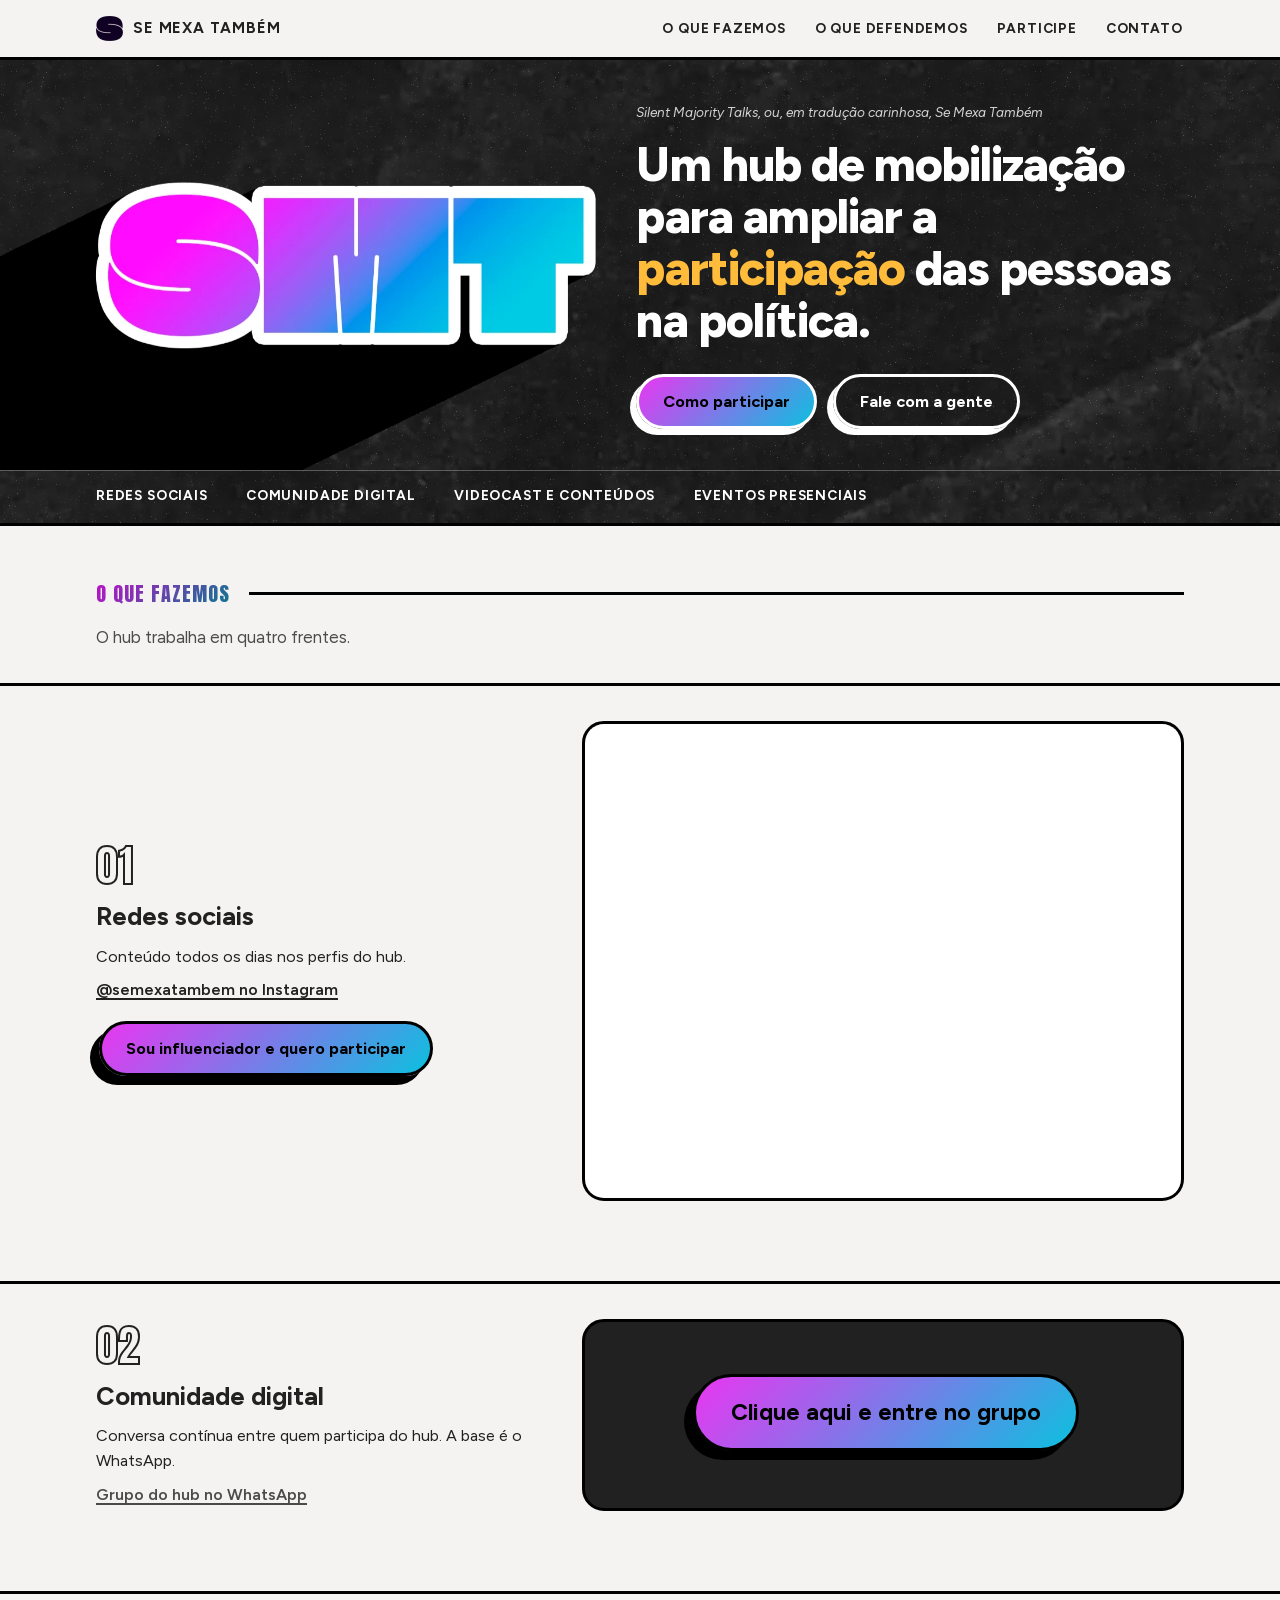
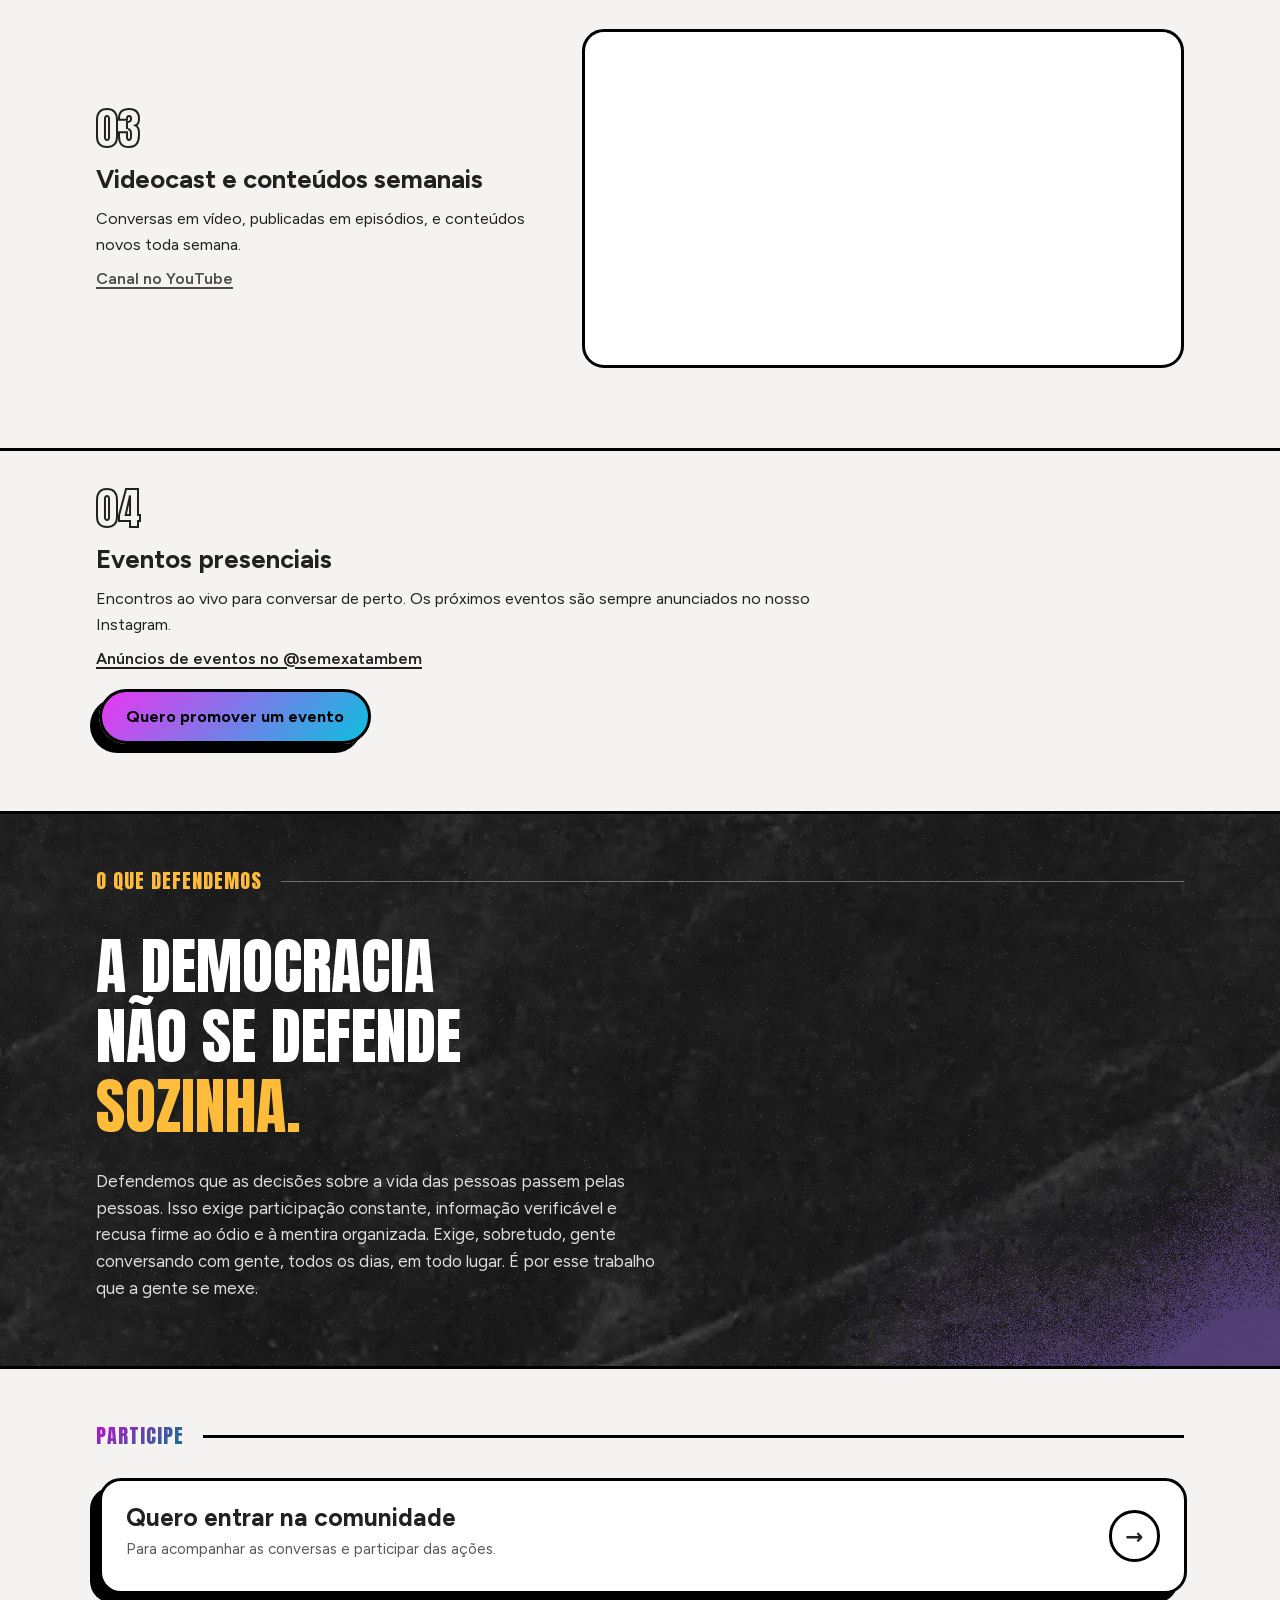
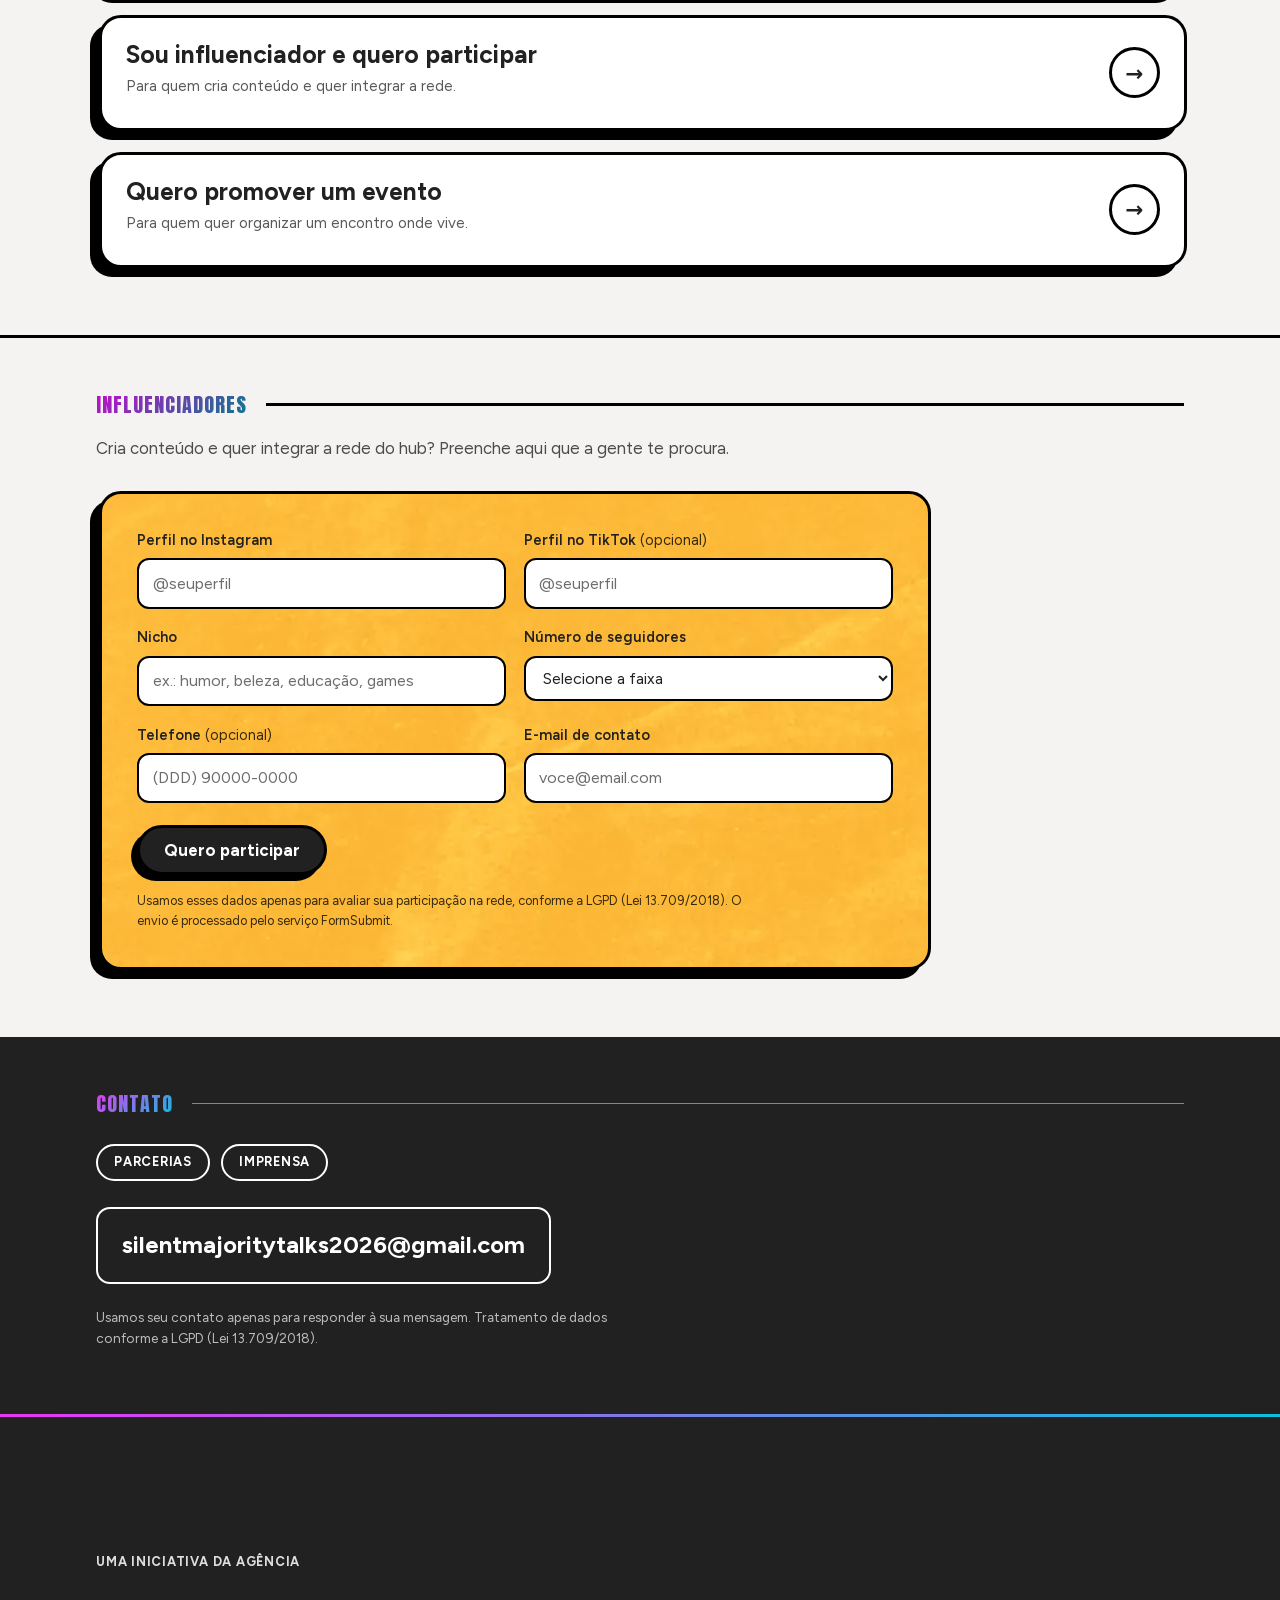
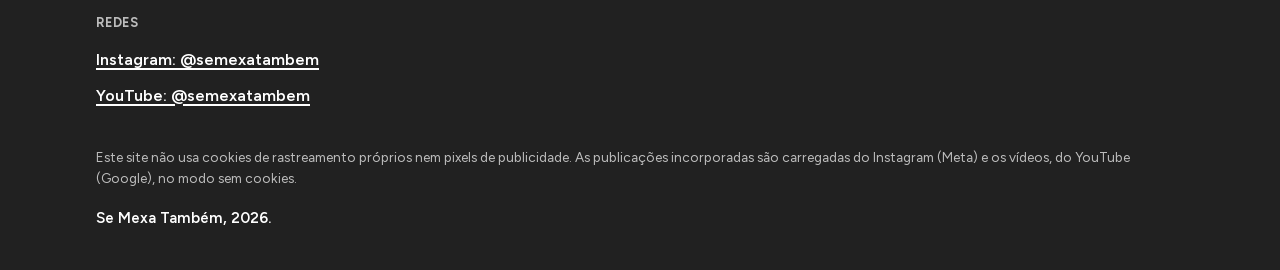
<file: index.html>
<!DOCTYPE html>
<!-- sem scripts escondidos, sem pixels de publicidade. o único conteúdo de terceiros é o embed do instagram. -->
<html lang="pt-BR">
<head>
  <meta charset="UTF-8">
  <!-- trava anti-clickjacking; qualquer edição neste script exige recalcular o hash sha256 da CSP abaixo -->
  <script>if(self!==top){try{top.location.replace(self.location.href)}catch(e){document.documentElement.hidden=true}}</script>
  <meta http-equiv="Content-Security-Policy" content="default-src 'none'; script-src 'self' 'sha256-ZDh8eKhxdZ0gR7tjtRIsDl2L5FKJYBv1Ele5NmzBao4='; style-src 'self'; img-src 'self'; font-src 'self'; frame-src https://www.instagram.com https://instagram.com https://www.youtube-nocookie.com; form-action 'self' https://formsubmit.co; base-uri 'none'">
  <meta name="referrer" content="strict-origin-when-cross-origin">
  <meta name="viewport" content="width=device-width, initial-scale=1.0">
  <title>Se Mexa Também</title>
  <meta name="description" content="Se Mexa Também (SMT): hub de mobilização cívica para ampliar a participação das pessoas na política.">
  <meta name="theme-color" content="#F4F3F1">
  <link rel="preload" href="assets/fonts/anton-400.woff2" as="font" type="font/woff2" crossorigin>
  <link rel="preload" href="assets/fonts/figtree.woff2" as="font" type="font/woff2" crossorigin>
  <link rel="preload" href="assets/texturas/papel-preto.webp" as="image" type="image/webp">
  <link rel="preconnect" href="https://www.instagram.com">
  <link rel="preconnect" href="https://www.youtube-nocookie.com">

  <!-- Open Graph -->
  <link rel="canonical" href="https://semexatambem.com/">
  <meta property="og:site_name" content="Se Mexa Também">
  <meta property="og:type" content="website">
  <meta property="og:title" content="Se Mexa Também">
  <meta property="og:description" content="Hub de mobilização cívica para ampliar a participação das pessoas na política.">
  <meta property="og:image" content="https://semexatambem.com/assets/og.png">
  <meta property="og:image:width" content="1200">
  <meta property="og:image:height" content="630">
  <meta property="og:image:alt" content="Se Mexa Também: hub de mobilização cívica">
  <meta property="og:locale" content="pt_BR">
  <meta property="og:url" content="https://semexatambem.com/">
  <meta name="twitter:card" content="summary_large_image">

  <link rel="icon" type="image/svg+xml" href="assets/favicon.svg">
  <link rel="icon" type="image/png" sizes="64x64" href="assets/favicon-64.png">
  <link rel="apple-touch-icon" href="assets/apple-touch-icon.png">

  <link rel="stylesheet" href="css/style.css?v=53">

  <script type="application/ld+json">{"@context":"https://schema.org","@type":"Organization","name":"Se Mexa Também","alternateName":["SMT","Silent Majority Talks"],"url":"https://semexatambem.com/","logo":"https://semexatambem.com/assets/og.png","email":"silentmajoritytalks2026@gmail.com","sameAs":["https://www.instagram.com/semexatambem"]}</script>
</head>
<body>

  <a class="pular" href="#o-que-fazemos">Pular para o conteúdo</a>

  <header class="topo">
    <nav class="container topo__nav" aria-label="Navegação principal">
      <a class="topo__marca" href="#inicio" aria-label="Se Mexa Também, voltar ao início">
        <img class="topo__s" src="assets/marca/s-escuro-topo.png" alt="" width="108" height="100">
        <span class="topo__nome">Se Mexa Também</span>
      </a>
      <button class="topo__menu-botao" aria-expanded="false" aria-controls="menu">
        <span class="visualmente-oculto">Menu</span>
        <span class="topo__menu-linha" aria-hidden="true"></span>
        <span class="topo__menu-linha" aria-hidden="true"></span>
        <span class="topo__menu-linha" aria-hidden="true"></span>
      </button>
      <ul class="topo__links" id="menu">
        <li><a href="#o-que-fazemos">O que fazemos</a></li>
        <li><a href="#defendemos">O que defendemos</a></li>
        <li><a href="#participe">Participe</a></li>
        <li><a href="#contato">Contato</a></li>
      </ul>
    </nav>
    <div class="fio-leitura" aria-hidden="true"></div>
  </header>

  <main id="inicio">
    <div class="container" id="aviso-recebido" role="status" hidden>
      <p class="aviso-recebido__texto">Recebido! A gente entra em contato. Obrigado por se mexer.</p>
    </div>

    <!-- ============ HERO ============ -->
    <section class="hero hero--papel painel-papel" aria-labelledby="titulo-hero">
      <div class="hero__miolo">
      <div class="container">
        <div class="hero__quadro">
          <div class="hero__arte">
            <img src="assets/logo-smt-longa.webp" alt="SMT" width="2396" height="1036" fetchpriority="high">
          </div>
          <div class="hero__texto">
            <p class="hero__traducao">Silent Majority Talks, ou, em tradução carinhosa, Se Mexa Também</p>
            <h1 id="titulo-hero" class="hero__titulo">Um hub de mobilização para ampliar a <em>participação</em> das pessoas na política.</h1>
            <div class="hero__botoes">
              <a class="botao botao--grad apertavel" href="#participe">Como participar</a>
              <a class="botao botao--linha apertavel" href="#contato">Fale com a gente</a>
            </div>
          </div>
        </div>
      </div>
      </div>
      <nav class="faixa faixa--no-papel" aria-label="Frentes do hub">
        <div class="container faixa__trilho">
          <a href="#redes">Redes sociais</a>
          <a href="#comunidade">Comunidade digital</a>
          <a href="#videocast">Videocast e conteúdos</a>
          <a href="#eventos">Eventos presenciais</a>
        </div>
      </nav>
    </section>

    <!-- ============ CHAMADA DO CONCURSO (sai sozinha no fim do prazo) ============ -->
    <aside class="faixa-edital" aria-label="Concurso de conteúdo aberto" data-ate="2026-10-01T21:00:00-03:00">
      <div class="container faixa-edital__linha">
        <p class="selo">Concurso aberto</p>
        <p class="faixa-edital__texto">Prêmios de até R$ 5.000 para quem cria conteúdo, com qualquer tamanho de audiência. Inscrições até 01/10/2026, às 21h.</p>
        <a class="botao botao--tinta apertavel" href="/concurso/">Quero participar</a>
      </div>
    </aside>


    <!-- ============ O QUE FAZEMOS ============ -->
    <section class="secao" id="o-que-fazemos" aria-labelledby="titulo-fazemos">
      <div class="container">
        <div class="cabeca">
          <h2 id="titulo-fazemos" class="dizer">O que fazemos</h2>
        </div>
        <p class="apoio">O hub trabalha em quatro frentes.</p>
      </div>

      <article class="bloco" id="redes">
        <div class="container bloco__grade">
          <div class="bloco__info">
            <p class="bloco__numero" aria-hidden="true">01</p>
            <h3 class="bloco__titulo">Redes sociais</h3>
            <p>Conteúdo todos os dias nos perfis do hub.</p>
            <p class="bloco__link"><a href="https://www.instagram.com/semexatambem" target="_blank" rel="noopener">@semexatambem no Instagram<span class="visualmente-oculto"> (abre em nova aba)</span></a></p>
            <p class="bloco__acao"><a class="botao botao--grad apertavel" href="#influenciador">Sou influenciador e quero participar</a></p>
          </div>
          <div class="midia midia--ig">
            <iframe class="midia__iframe" src="https://www.instagram.com/semexatambem/embed/" title="Publicações do Instagram do SMT" loading="lazy"></iframe>
          </div>
        </div>
      </article>

      <article class="bloco" id="comunidade">
        <div class="container bloco__grade">
          <div class="bloco__info">
            <p class="bloco__numero" aria-hidden="true">02</p>
            <h3 class="bloco__titulo">Comunidade digital</h3>
            <p>Conversa contínua entre quem participa do hub. A base é o WhatsApp.</p>
            <p class="bloco__link"><a href="https://chat.whatsapp.com/IvheIKtYqjG6XoCs2YIhWe" target="_blank" rel="noopener">Grupo do hub no WhatsApp<span class="visualmente-oculto"> (abre em nova aba)</span></a></p>
          </div>
          <div class="midia midia--convite">
            <a class="botao botao--grad apertavel botao--gigante" href="https://chat.whatsapp.com/IvheIKtYqjG6XoCs2YIhWe" target="_blank" rel="noopener">Clique aqui e entre no grupo<span class="visualmente-oculto"> (abre em nova aba)</span></a>
          </div>
        </div>
      </article>

      <article class="bloco" id="videocast">
        <div class="container bloco__grade">
          <div class="bloco__info">
            <p class="bloco__numero" aria-hidden="true">03</p>
            <h3 class="bloco__titulo">Videocast e conteúdos semanais</h3>
            <p>Conversas em vídeo, publicadas em episódios, e conteúdos novos toda semana.</p>
            <p class="bloco__link"><a href="https://www.youtube.com/@semexatambem" target="_blank" rel="noopener">Canal no YouTube<span class="visualmente-oculto"> (abre em nova aba)</span></a></p>
          </div>
          <div class="midia midia--video">
            <iframe class="midia__iframe" src="https://www.youtube-nocookie.com/embed/mn8Dna3BpaA?rel=0" title="Episódio 2 do videocast Se Mexa Também: O Bolsa Família vai quebrar o Brasil?" loading="lazy" allow="accelerometer; encrypted-media; picture-in-picture" allowfullscreen referrerpolicy="strict-origin-when-cross-origin"></iframe>
          </div>
        </div>
      </article>

      <article class="bloco" id="eventos">
        <div class="container bloco__grade">
          <div class="bloco__info">
            <p class="bloco__numero" aria-hidden="true">04</p>
            <h3 class="bloco__titulo">Eventos presenciais</h3>
            <p>Encontros ao vivo para conversar de perto. Os próximos eventos são sempre anunciados no nosso Instagram.</p>
            <p class="bloco__link"><a href="https://www.instagram.com/semexatambem" target="_blank" rel="noopener">Anúncios de eventos no @semexatambem<span class="visualmente-oculto"> (abre em nova aba)</span></a></p>
            <p class="bloco__acao"><a class="botao botao--grad apertavel" href="mailto:silentmajoritytalks2026@gmail.com?subject=Quero%20promover%20um%20evento">Quero promover um evento</a></p>
          </div>
        </div>
      </article>
    </section>

    <!-- ============ O QUE DEFENDEMOS ============ -->
    <section class="secao secao--fio secao--papel painel-papel" id="defendemos" aria-labelledby="titulo-defendemos">
      <div class="container">
        <div class="cabeca">
          <h2 id="titulo-defendemos" class="dizer">O que defendemos</h2>
        </div>
        <p class="convicao">A democracia não se defende <span>sozinha.</span></p>
        <p class="apoio">Defendemos que as decisões sobre a vida das pessoas passem pelas pessoas. Isso exige participação constante, informação verificável e recusa firme ao ódio e à mentira organizada. Exige, sobretudo, gente conversando com gente, todos os dias, em todo lugar. É por esse trabalho que a gente se mexe.</p>
      </div>
    </section>

    <!-- ============ PARTICIPE ============ -->
    <section class="secao secao--fio" id="participe" aria-labelledby="titulo-participe">
      <div class="container">
        <div class="cabeca">
          <h2 id="titulo-participe" class="dizer">Participe</h2>
        </div>

        <div class="portas">
          <a class="porta apertavel" href="https://chat.whatsapp.com/IvheIKtYqjG6XoCs2YIhWe" target="_blank" rel="noopener">
            <span class="porta__miolo">
              <span class="porta__titulo">Quero entrar na comunidade<span class="visualmente-oculto"> (abre em nova aba)</span></span>
              <span class="porta__desc">Para acompanhar as conversas e participar das ações.</span>
              <span class="porta__assunto"><span><b>destino:</b> grupo do hub no WhatsApp</span></span>
            </span>
            <span class="porta__disco" aria-hidden="true">&rarr;</span>
          </a>
          <a class="porta apertavel" href="#influenciador">
            <span class="porta__miolo">
              <span class="porta__titulo">Sou influenciador e quero participar</span>
              <span class="porta__desc">Para quem cria conteúdo e quer integrar a rede.</span>
              <span class="porta__assunto"><span><b>destino:</b> formulário rápido, seis campos</span></span>
            </span>
            <span class="porta__disco" aria-hidden="true">&rarr;</span>
          </a>
          <a class="porta apertavel" href="mailto:silentmajoritytalks2026@gmail.com?subject=Quero%20promover%20um%20evento">
            <span class="porta__miolo">
              <span class="porta__titulo">Quero promover um evento</span>
              <span class="porta__desc">Para quem quer organizar um encontro onde vive.</span>
              <span class="porta__assunto"><span><b>assunto:</b> Quero promover um evento</span></span>
            </span>
            <span class="porta__disco" aria-hidden="true">&rarr;</span>
          </a>
        </div>
      </div>
    </section>

    <!-- ============ INFLUENCIADORES ============ -->
    <section class="secao secao--fio" id="influenciador" aria-labelledby="titulo-influenciador">
      <div class="container">
        <div class="cabeca">
          <h2 id="titulo-influenciador" class="dizer">Influenciadores</h2>
        </div>
        <p class="apoio">Cria conteúdo e quer integrar a rede do hub? Preenche aqui que a gente te procura.</p>

        <form class="formulario" action="https://formsubmit.co/silentmajoritytalks2026@gmail.com" method="POST">
          <input type="hidden" name="_subject" value="Sou influenciador e quero participar">
          <input type="hidden" name="_template" value="table">
          <input type="hidden" name="_next" value="https://semexatambem.com/?enviado=1">
          <input type="text" name="_honey" class="visualmente-oculto" tabindex="-1" autocomplete="off" aria-hidden="true">

          <div class="formulario__grade">
            <label class="campo">
              <span class="campo__rotulo">Perfil no Instagram</span>
              <input type="text" name="Instagram" placeholder="@seuperfil" required>
            </label>
            <label class="campo">
              <span class="campo__rotulo">Perfil no TikTok <em>(opcional)</em></span>
              <input type="text" name="TikTok" placeholder="@seuperfil">
            </label>
            <label class="campo">
              <span class="campo__rotulo">Nicho</span>
              <input type="text" name="Nicho" placeholder="ex.: humor, beleza, educação, games" required>
            </label>
            <label class="campo">
              <span class="campo__rotulo">Número de seguidores</span>
              <select name="Seguidores" required>
                <option value="" selected disabled>Selecione a faixa</option>
                <option>até 10 mil</option>
                <option>10 mil a 50 mil</option>
                <option>50 mil a 200 mil</option>
                <option>200 mil a 1 milhão</option>
                <option>mais de 1 milhão</option>
              </select>
            </label>
            <label class="campo">
              <span class="campo__rotulo">Telefone <em>(opcional)</em></span>
              <input type="tel" name="Telefone" placeholder="(DDD) 90000-0000" autocomplete="tel">
            </label>
            <label class="campo">
              <span class="campo__rotulo">E-mail de contato</span>
              <input type="email" name="Email" placeholder="voce@email.com" autocomplete="email" required>
            </label>
          </div>

          <button class="botao botao--grad apertavel formulario__enviar" type="submit">Quero participar</button>
          <p class="formulario__nota">Usamos esses dados apenas para avaliar sua participação na rede, conforme a LGPD (Lei 13.709/2018). O envio é processado pelo serviço FormSubmit.</p>
        </form>
      </div>
    </section>

    <!-- ============ CONTATO ============ -->
    <section class="secao secao-escura" id="contato" aria-labelledby="titulo-contato">
      <div class="container">
        <div class="cabeca cabeca--escura">
          <h2 id="titulo-contato" class="dizer">Contato</h2>
        </div>
        <ul class="chips" aria-label="Assuntos">
          <li><a href="mailto:silentmajoritytalks2026@gmail.com?subject=Parcerias">Parcerias</a></li>
          <li><a href="mailto:silentmajoritytalks2026@gmail.com?subject=Imprensa">Imprensa</a></li>
        </ul>
        <a class="contato__email" href="mailto:silentmajoritytalks2026@gmail.com">silentmajoritytalks2026@gmail.com</a>
        <p class="contato__nota">Usamos seu contato apenas para responder à sua mensagem. Tratamento de dados conforme a LGPD (Lei 13.709/2018).</p>
      </div>
    </section>

  </main>

  <!-- ============ RODAPÉ ============ -->
  <footer class="rodape">
    <div class="rodape__fio" aria-hidden="true"></div>
    <div class="container">
      <img class="rodape__marca" src="assets/marca/smt-branco.png" alt="SMT" width="825" height="247" loading="lazy">
      <p class="rodape__iniciativa">Uma iniciativa da agência <img src="assets/marca/indica-branco-rodape.png" alt="INDICA" width="320" height="96" loading="lazy"></p>
      <div class="rodape__bloco">
        <h3 class="rodape__titulo">Redes</h3>
        <ul class="rodape__redes">
          <li><a class="rodape__link" href="https://www.instagram.com/semexatambem" target="_blank" rel="noopener">Instagram: @semexatambem<span class="visualmente-oculto"> (abre em nova aba)</span></a></li>
          <li><a class="rodape__link" href="https://www.youtube.com/@semexatambem" target="_blank" rel="noopener">YouTube: @semexatambem<span class="visualmente-oculto"> (abre em nova aba)</span></a></li>
        </ul>
      </div>
      <p class="rodape__privacidade">Este site não usa cookies de rastreamento próprios nem pixels de publicidade. As publicações incorporadas são carregadas do Instagram (Meta) e os vídeos, do YouTube (Google), no modo sem cookies.</p>
      <p class="rodape__assinatura">Se Mexa Também, 2026.</p>
    </div>
  </footer>

  <script src="js/main.js?v=25"></script>
</body>
</html>
</file>
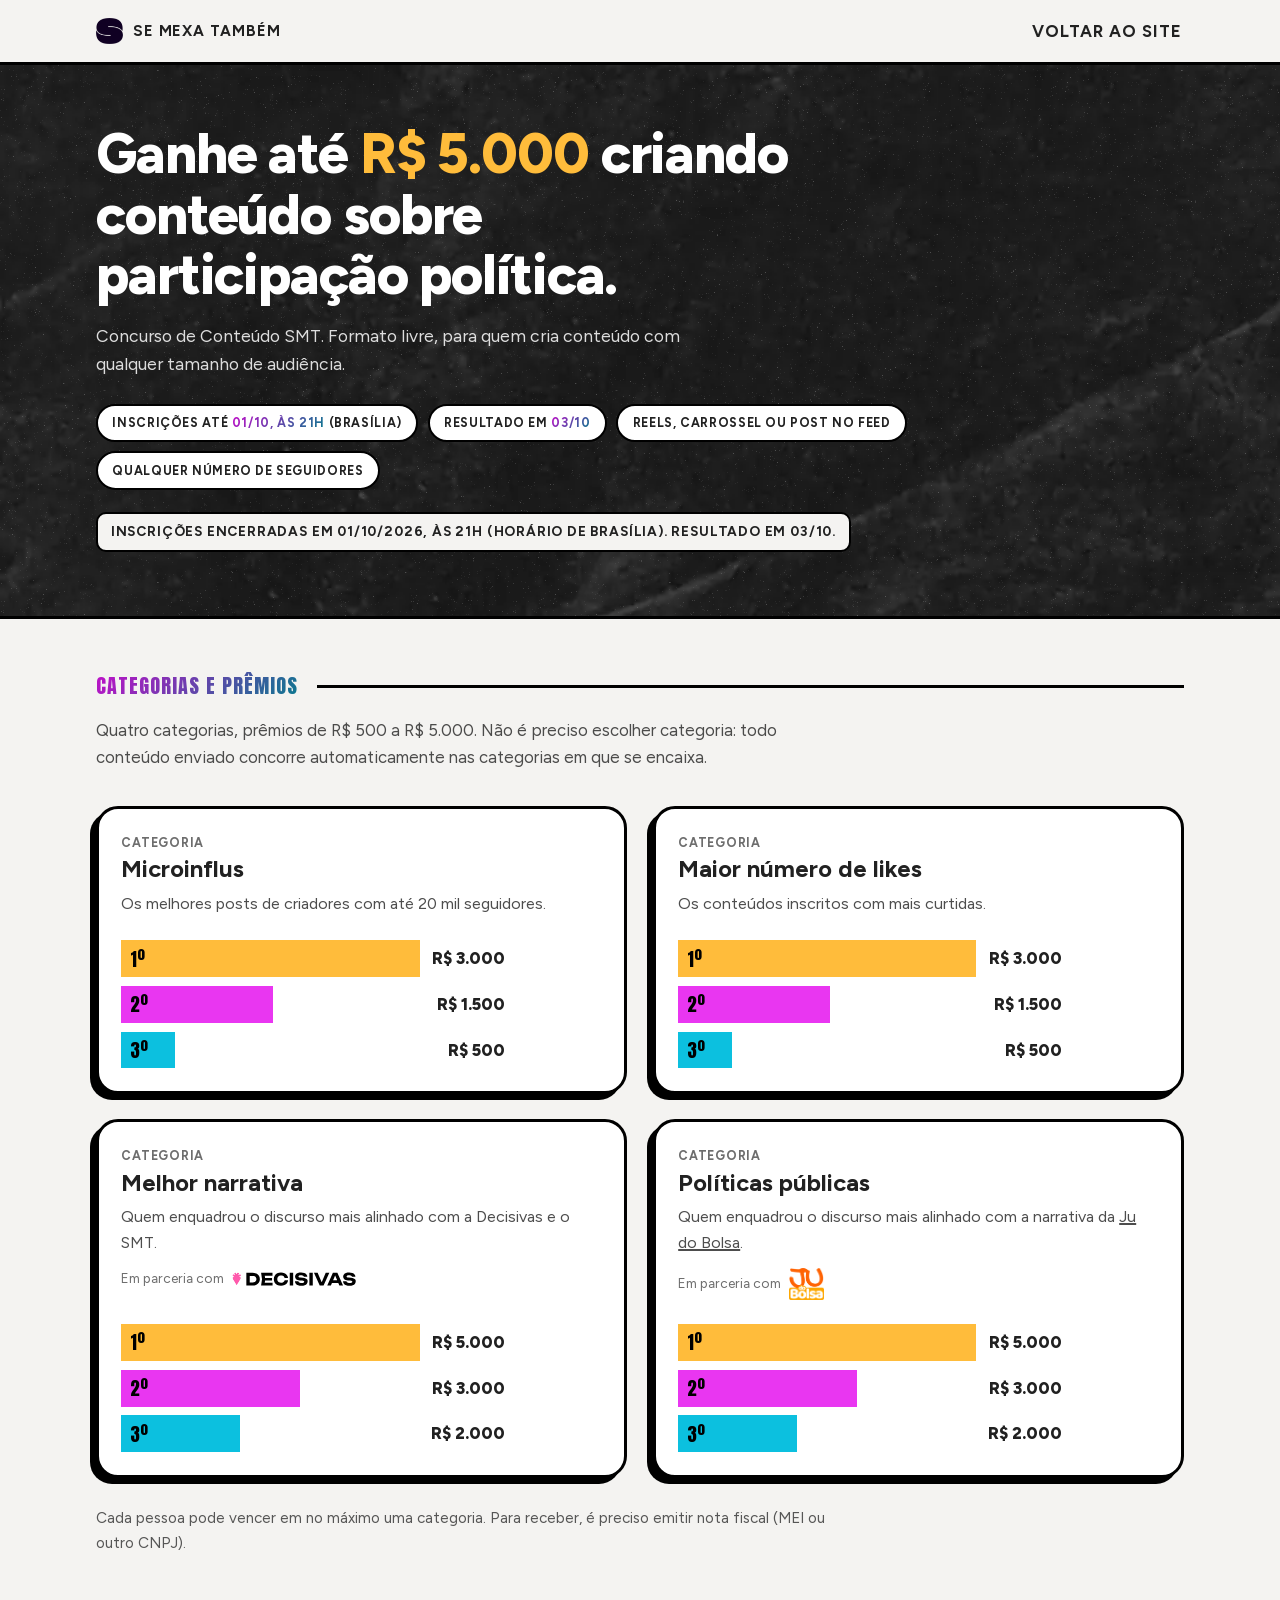
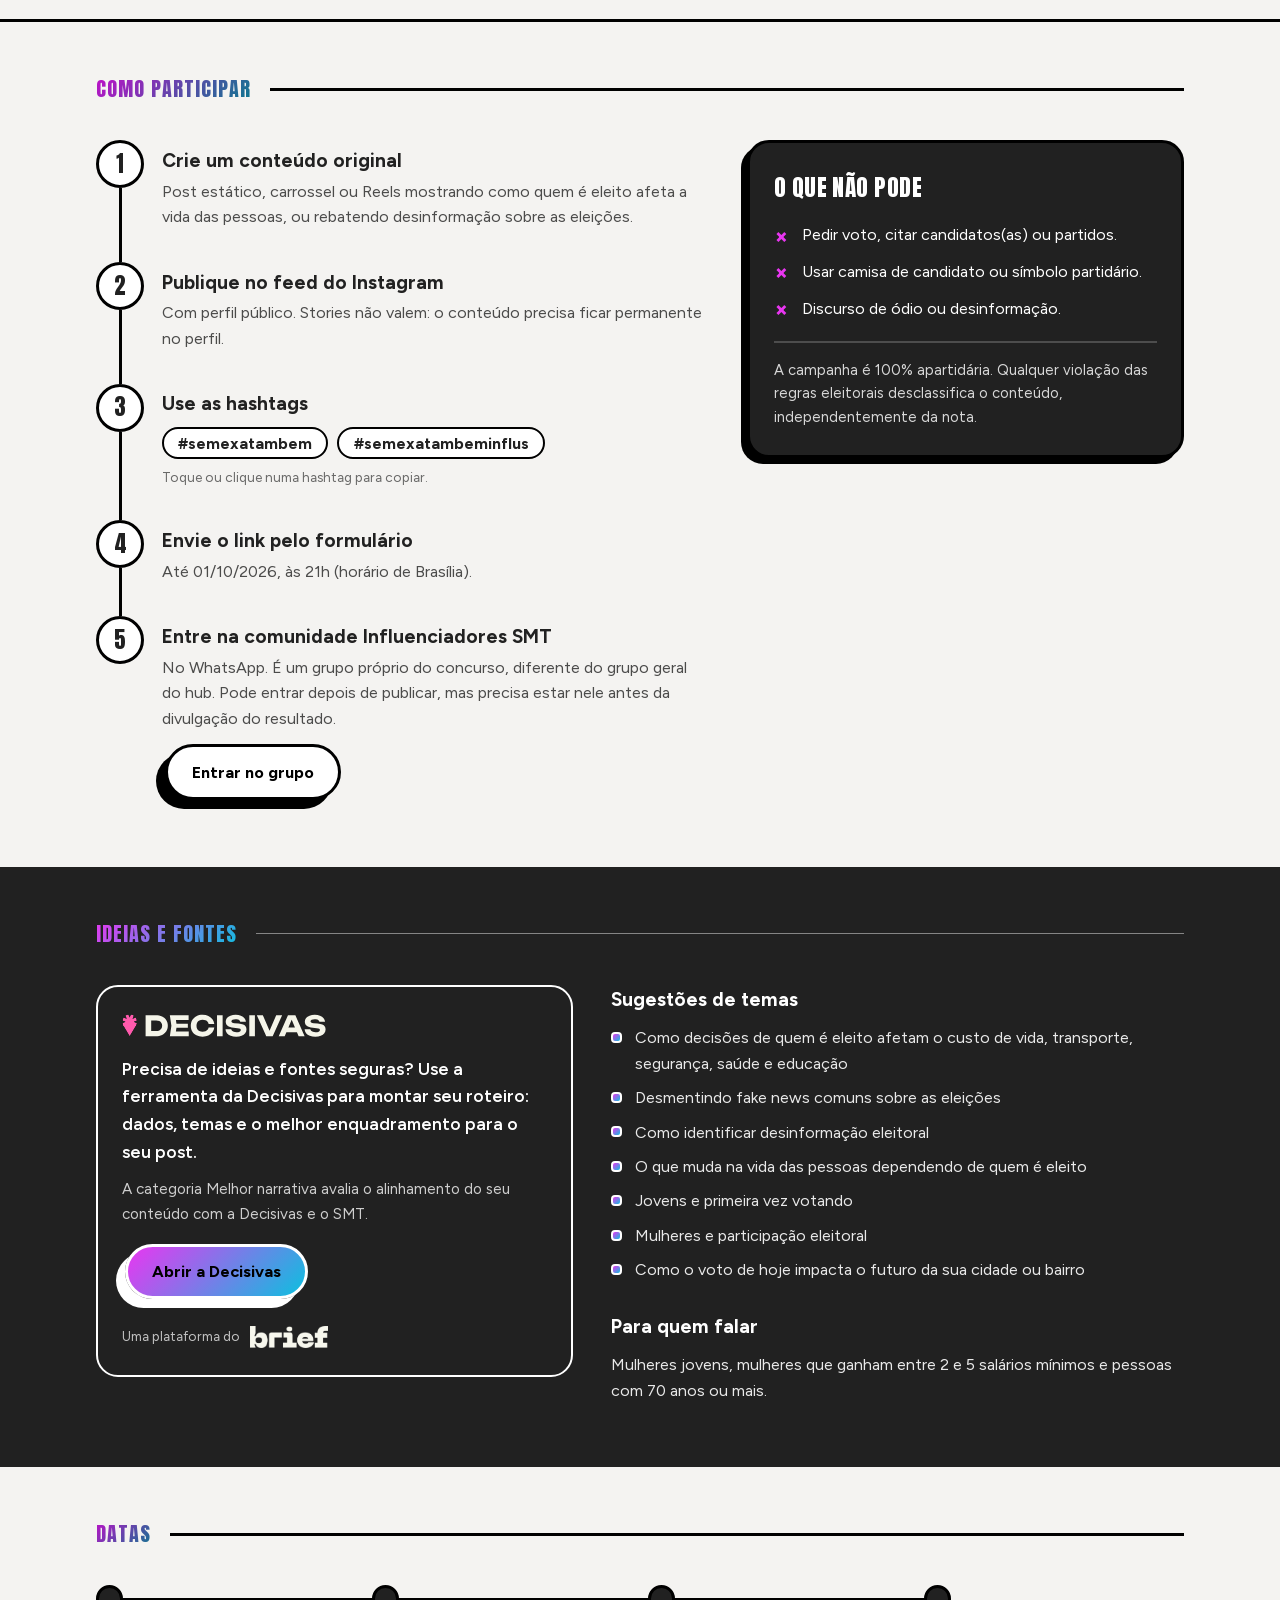
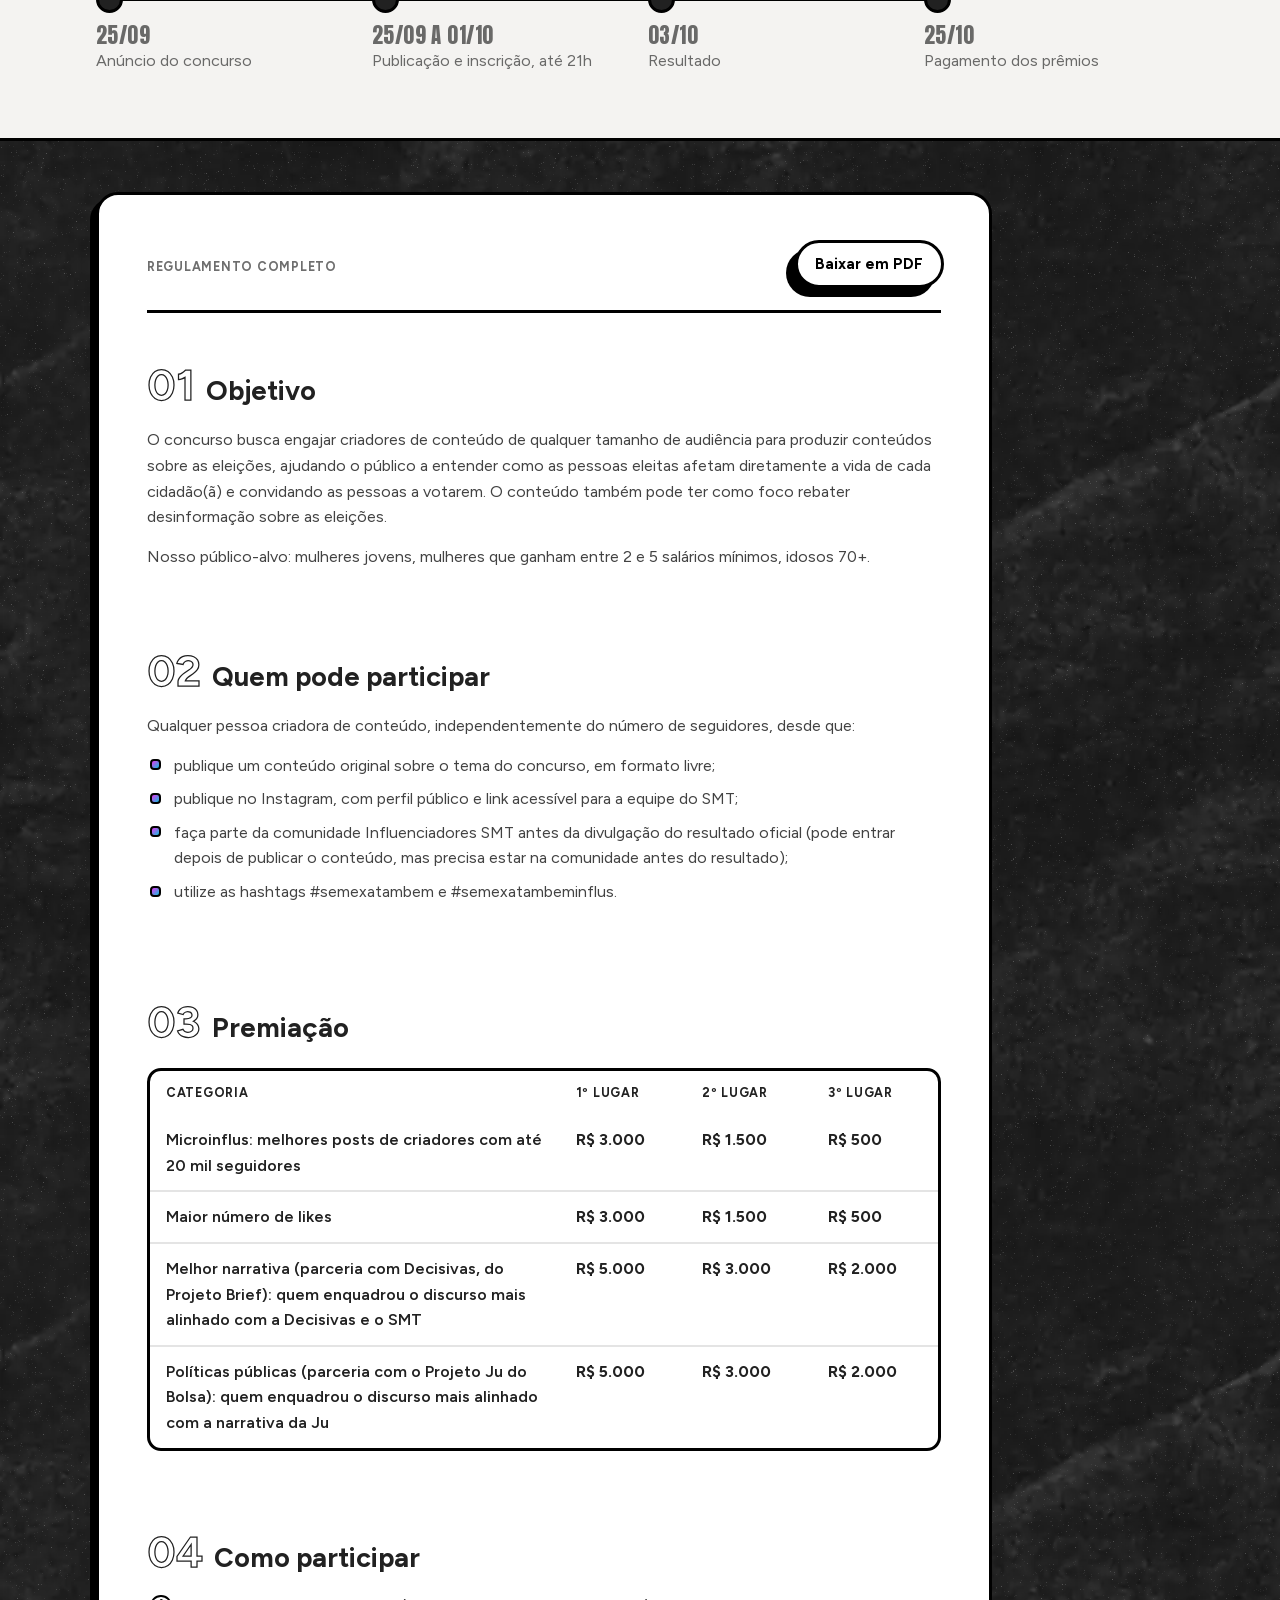
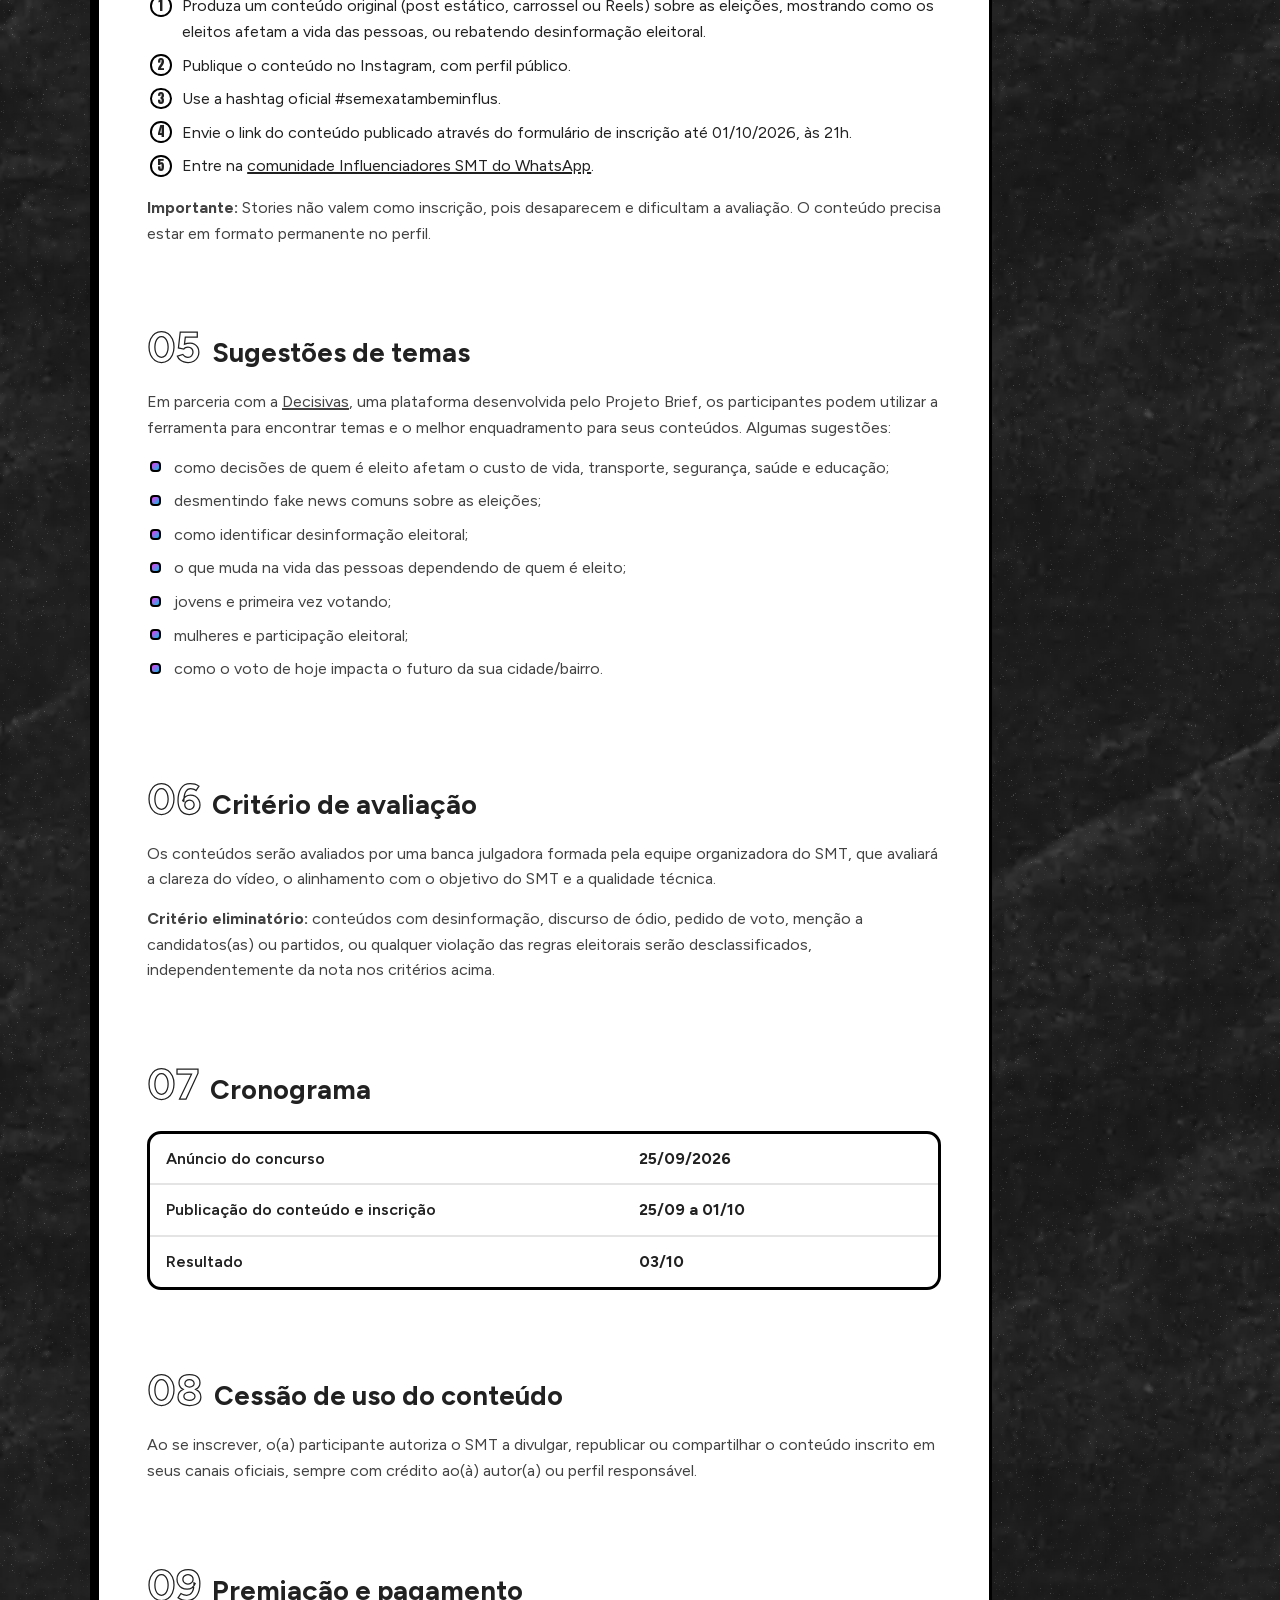
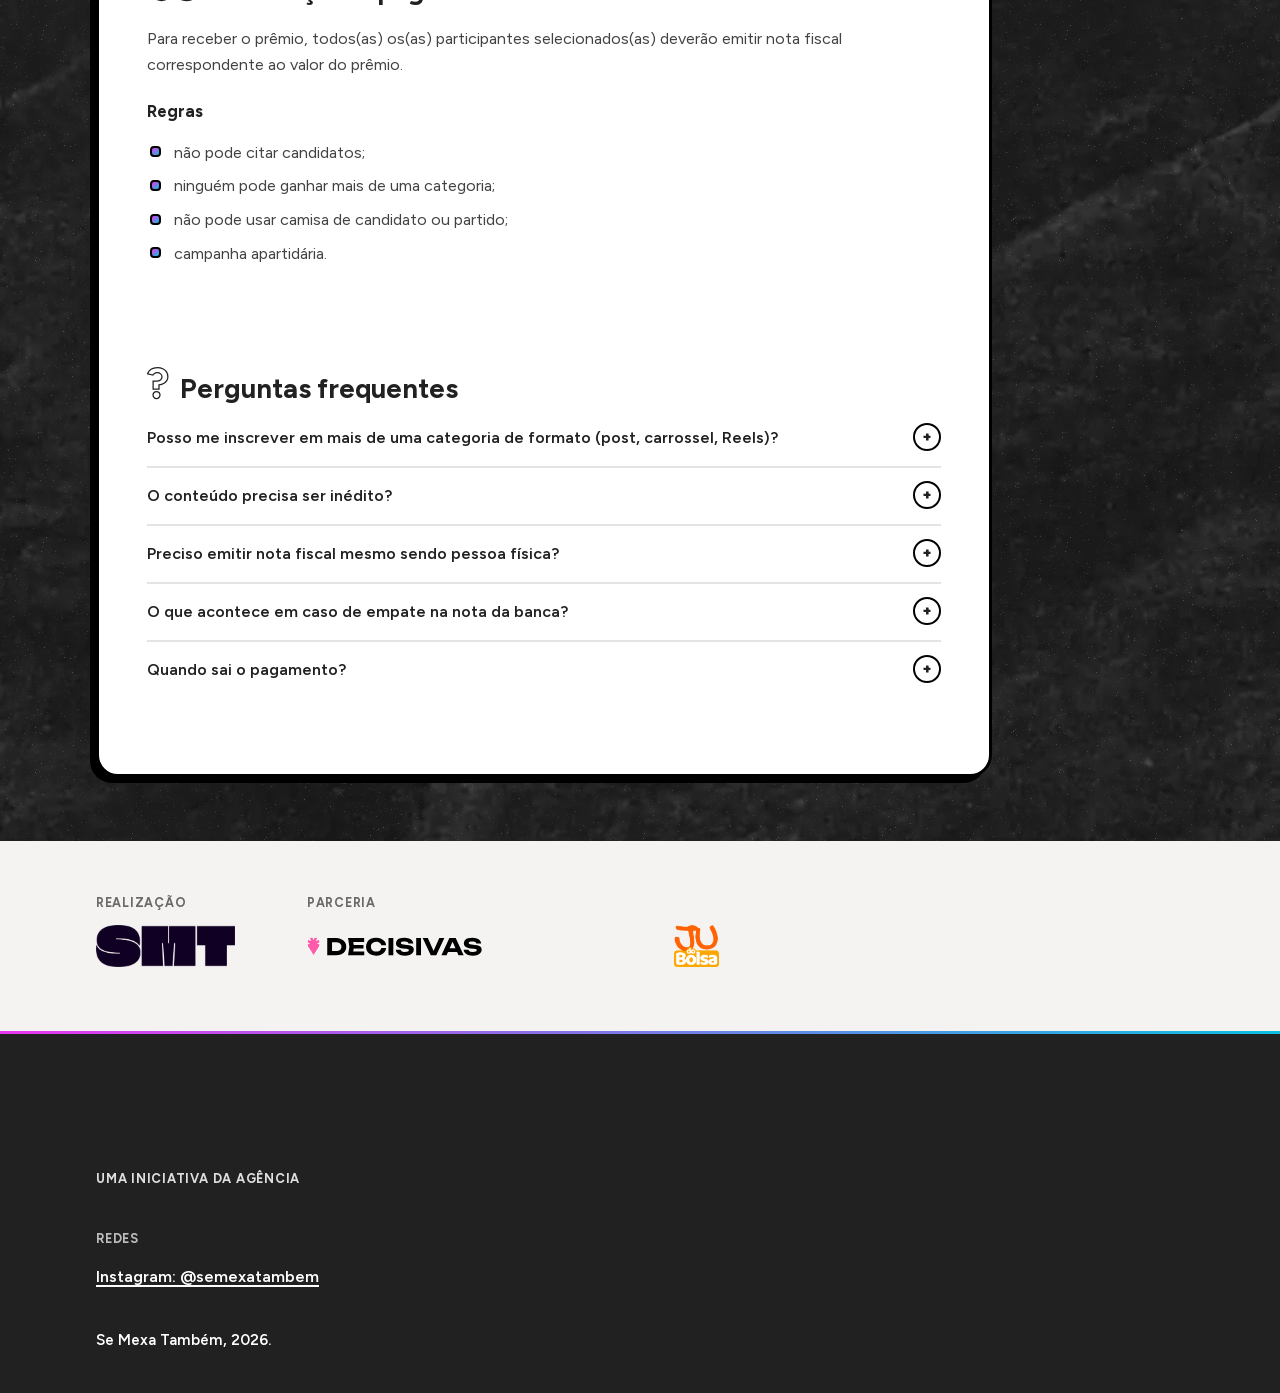
<file: concurso/index.html>
<!DOCTYPE html>
<html lang="pt-BR">
<head>
  <meta charset="UTF-8">
  <script>if(self!==top){try{top.location.replace(self.location.href)}catch(e){document.documentElement.hidden=true}}</script>
  <meta http-equiv="Content-Security-Policy" content="default-src 'none'; script-src 'self' 'sha256-ZDh8eKhxdZ0gR7tjtRIsDl2L5FKJYBv1Ele5NmzBao4='; style-src 'self'; img-src 'self'; font-src 'self'; form-action 'none'; base-uri 'none'">
  <meta name="referrer" content="strict-origin-when-cross-origin">
  <meta name="viewport" content="width=device-width, initial-scale=1.0">
  <title>Concurso de conteúdo: Se Mexa Também</title>
  <meta name="theme-color" content="#F4F3F1">
  <link rel="preload" href="/assets/fonts/anton-400.woff2" as="font" type="font/woff2" crossorigin>
  <link rel="preload" href="/assets/fonts/figtree.woff2" as="font" type="font/woff2" crossorigin>
  <meta name="description" content="Concurso de Conteúdo SMT sobre participação política: prêmios de até R$ 5.000 para criadores de qualquer tamanho de audiência. Inscrições até 01/10/2026, às 21h.">
  <link rel="canonical" href="https://semexatambem.com/concurso/">
  <meta property="og:site_name" content="Se Mexa Também">
  <meta property="og:locale" content="pt_BR">
  <meta property="og:type" content="article">
  <meta name="twitter:card" content="summary_large_image">
  <meta property="og:title" content="Concurso de Conteúdo SMT: prêmios de até R$ 5.000">
  <meta property="og:description" content="Para criadores de qualquer tamanho. Reels, carrossel ou post sobre participação política. Inscrições até 01/10, às 21h.">
  <meta property="og:url" content="https://semexatambem.com/concurso/">
  <meta property="og:image" content="https://semexatambem.com/assets/og-concurso.png">
  <meta property="og:image:width" content="1200">
  <meta property="og:image:height" content="630">
  <meta property="og:image:alt" content="Concurso de Conteúdo SMT: prêmios de até R$ 5.000, inscrições até 01/10">
  <link rel="icon" type="image/svg+xml" href="/assets/favicon.svg">
  <link rel="icon" type="image/png" sizes="64x64" href="/assets/favicon-64.png">
  <link rel="apple-touch-icon" href="/assets/apple-touch-icon.png">
  <link rel="stylesheet" href="/css/style.css?v=53">
</head>
<body class="pagina-edital pagina-concurso">
  <a class="pular" href="#premios">Pular para o conteúdo</a>
  <header class="topo">
    <nav class="container topo__nav" aria-label="Navegação principal">
      <a class="topo__marca" href="/" aria-label="Se Mexa Também, voltar ao site">
        <img class="topo__s" src="/assets/marca/s-escuro-topo.png" alt="" width="108" height="100">
        <span class="topo__nome">Se Mexa Também</span>
      </a>
      <ul class="topo__links">
        <li><a href="/">Voltar ao site</a></li>
      </ul>
    </nav>
    <div class="fio-leitura" aria-hidden="true"></div>
  </header>

  <main>
    <!-- ============ ABERTURA ============ -->
    <section class="secao concurso-abre painel-papel" aria-labelledby="titulo-concurso">
      <div class="container">
        <div class="edital__print-cabecalho" aria-hidden="true">
          <img src="/assets/marca/smt-escuro.png" alt="" width="825" height="247">
          <span>semexatambem.com/concurso</span>
        </div>
        <div class="edital__print-grad" aria-hidden="true"></div>
        <div class="cabeca concurso-so-print">
          <p class="dizer">Concurso de conteúdo</p>
        </div>
        <p class="selo concurso-so-tela" data-ate="2026-10-01T21:00:00-03:00">Concurso aberto</p>
        <h1 id="titulo-concurso" class="concurso__titulo">Ganhe até <span>R$ 5.000</span> criando conteúdo sobre participação política.</h1>
        <p class="concurso__sub">Concurso de Conteúdo SMT. Formato livre, para quem cria conteúdo com qualquer tamanho de audiência.</p>
        <ul class="edital__essencial" aria-label="Resumo do concurso">
          <li>Inscrições até <b>01/10, às 21h</b> (Brasília)<span class="contagem" data-ate="2026-10-01T21:00:00-03:00" hidden></span></li>
          <li>Resultado em <b>03/10</b></li>
          <li>Reels, carrossel ou post no feed</li>
          <li>Qualquer número de seguidores</li>
        </ul>
        <p class="edital__encerrado" data-desde="2026-10-01T21:00:00-03:00" hidden>Inscrições encerradas em 01/10/2026, às 21h (horário de Brasília). Resultado em 03/10.</p>
        <div class="edital__acoes" data-ate="2026-10-01T21:00:00-03:00">
          <a class="botao botao--grad apertavel" href="https://forms.gle/LNgbpVWy9CiAMmvh6" target="_blank" rel="noopener">Enviar meu conteúdo<span class="visualmente-oculto"> (abre em nova aba)</span></a>
          <a class="botao botao--linha apertavel" href="#como-participar">Como participar</a>
        </div>
      </div>
    </section>

    <!-- ============ PRÊMIOS ============ -->
    <section class="secao secao--fio concurso-so-tela" id="premios" aria-labelledby="titulo-premios">
      <div class="container">
        <div class="cabeca">
          <h2 id="titulo-premios" class="dizer">Categorias e prêmios</h2>
        </div>
        <p class="apoio">Quatro categorias, prêmios de R$ 500 a R$ 5.000. Não é preciso escolher categoria: todo conteúdo enviado concorre automaticamente nas categorias em que se encaixa.</p>

        <div class="premios">
          <article class="premio">
            <p class="premio__rotulo">Categoria</p>
            <h3 class="premio__nome">Microinflus</h3>
            <p class="premio__desc">Os melhores posts de criadores com até 20 mil seguidores.</p>
            <ol class="podio" role="list" aria-label="Prêmios: Microinflus">
              <li class="podio__lugar podio__lugar--1"><span class="visualmente-oculto">Primeiro lugar: </span><span class="podio__valor">R$ 3.000</span><span class="podio__degrau" aria-hidden="true">1º</span></li>
              <li class="podio__lugar podio__lugar--2"><span class="visualmente-oculto">Segundo lugar: </span><span class="podio__valor">R$ 1.500</span><span class="podio__degrau" aria-hidden="true">2º</span></li>
              <li class="podio__lugar podio__lugar--3"><span class="visualmente-oculto">Terceiro lugar: </span><span class="podio__valor">R$ 500</span><span class="podio__degrau" aria-hidden="true">3º</span></li>
            </ol>
          </article>

          <article class="premio">
            <p class="premio__rotulo">Categoria</p>
            <h3 class="premio__nome">Maior número de likes</h3>
            <p class="premio__desc">Os conteúdos inscritos com mais curtidas.</p>
            <ol class="podio" role="list" aria-label="Prêmios: Maior número de likes">
              <li class="podio__lugar podio__lugar--1"><span class="visualmente-oculto">Primeiro lugar: </span><span class="podio__valor">R$ 3.000</span><span class="podio__degrau" aria-hidden="true">1º</span></li>
              <li class="podio__lugar podio__lugar--2"><span class="visualmente-oculto">Segundo lugar: </span><span class="podio__valor">R$ 1.500</span><span class="podio__degrau" aria-hidden="true">2º</span></li>
              <li class="podio__lugar podio__lugar--3"><span class="visualmente-oculto">Terceiro lugar: </span><span class="podio__valor">R$ 500</span><span class="podio__degrau" aria-hidden="true">3º</span></li>
            </ol>
          </article>

          <article class="premio">
            <p class="premio__rotulo">Categoria</p>
            <h3 class="premio__nome">Melhor narrativa</h3>
            <p class="premio__desc">Quem enquadrou o discurso mais alinhado com a Decisivas e o SMT.</p>
            <p class="premio__parceria">Em parceria com <img src="/assets/parceiros/decisivas-escuro.svg" alt="Decisivas" width="1394" height="153"></p>
            <ol class="podio podio--5k" role="list" aria-label="Prêmios: Melhor narrativa">
              <li class="podio__lugar podio__lugar--1"><span class="visualmente-oculto">Primeiro lugar: </span><span class="podio__valor">R$ 5.000</span><span class="podio__degrau" aria-hidden="true">1º</span></li>
              <li class="podio__lugar podio__lugar--2"><span class="visualmente-oculto">Segundo lugar: </span><span class="podio__valor">R$ 3.000</span><span class="podio__degrau" aria-hidden="true">2º</span></li>
              <li class="podio__lugar podio__lugar--3"><span class="visualmente-oculto">Terceiro lugar: </span><span class="podio__valor">R$ 2.000</span><span class="podio__degrau" aria-hidden="true">3º</span></li>
            </ol>
          </article>

          <article class="premio">
            <p class="premio__rotulo">Categoria</p>
            <h3 class="premio__nome">Políticas públicas</h3>
            <p class="premio__desc">Quem enquadrou o discurso mais alinhado com a narrativa da <a href="https://www.instagram.com/judobolsa/" target="_blank" rel="noopener">Ju do Bolsa<span class="visualmente-oculto"> (abre em nova aba)</span></a>.</p>
            <p class="premio__parceria">Em parceria com <img class="premio__ju" src="/assets/parceiros/judobolsa.png" alt="Projeto Ju do Bolsa" width="294" height="270"></p>
            <ol class="podio podio--5k" role="list" aria-label="Prêmios: Políticas públicas">
              <li class="podio__lugar podio__lugar--1"><span class="visualmente-oculto">Primeiro lugar: </span><span class="podio__valor">R$ 5.000</span><span class="podio__degrau" aria-hidden="true">1º</span></li>
              <li class="podio__lugar podio__lugar--2"><span class="visualmente-oculto">Segundo lugar: </span><span class="podio__valor">R$ 3.000</span><span class="podio__degrau" aria-hidden="true">2º</span></li>
              <li class="podio__lugar podio__lugar--3"><span class="visualmente-oculto">Terceiro lugar: </span><span class="podio__valor">R$ 2.000</span><span class="podio__degrau" aria-hidden="true">3º</span></li>
            </ol>
          </article>
        </div>

        <p class="premios__nota">Cada pessoa pode vencer em no máximo uma categoria. Para receber, é preciso emitir nota fiscal (MEI ou outro CNPJ).</p>
      </div>
    </section>

    <!-- ============ COMO PARTICIPAR ============ -->
    <section class="secao secao--fio concurso-so-tela" id="como-participar" aria-labelledby="titulo-como">
      <div class="container">
        <div class="cabeca">
          <h2 id="titulo-como" class="dizer">Como participar</h2>
        </div>

        <div class="participar">
          <ol class="passos">
            <li class="passo">
              <span class="passo__n" aria-hidden="true">1</span>
              <div class="passo__corpo">
                <h3 class="passo__titulo">Crie um conteúdo original</h3>
                <p>Post estático, carrossel ou Reels mostrando como quem é eleito afeta a vida das pessoas, ou rebatendo desinformação sobre as eleições.</p>
              </div>
            </li>
            <li class="passo">
              <span class="passo__n" aria-hidden="true">2</span>
              <div class="passo__corpo">
                <h3 class="passo__titulo">Publique no feed do Instagram</h3>
                <p>Com perfil público. Stories não valem: o conteúdo precisa ficar permanente no perfil.</p>
              </div>
            </li>
            <li class="passo">
              <span class="passo__n" aria-hidden="true">3</span>
              <div class="passo__corpo">
                <h3 class="passo__titulo">Use as hashtags</h3>
                <p class="hashtags"><span class="hashtag" data-copiar="#semexatambem">#semexatambem</span> <span class="hashtag" data-copiar="#semexatambeminflus">#semexatambeminflus</span></p>
                <p class="hashtags__dica" hidden>Toque ou clique numa hashtag para copiar.</p>
              </div>
            </li>
            <li class="passo">
              <span class="passo__n" aria-hidden="true">4</span>
              <div class="passo__corpo">
                <h3 class="passo__titulo">Envie o link pelo formulário</h3>
                <p>Até 01/10/2026, às 21h (horário de Brasília).</p>
                <p class="passo__acao" data-ate="2026-10-01T21:00:00-03:00"><a class="botao botao--grad apertavel" href="https://forms.gle/LNgbpVWy9CiAMmvh6" target="_blank" rel="noopener">Enviar meu conteúdo<span class="visualmente-oculto"> (abre em nova aba)</span></a></p>
              </div>
            </li>
            <li class="passo">
              <span class="passo__n" aria-hidden="true">5</span>
              <div class="passo__corpo">
                <h3 class="passo__titulo">Entre na comunidade Influenciadores SMT</h3>
                <p>No WhatsApp. É um grupo próprio do concurso, diferente do grupo geral do hub. Pode entrar depois de publicar, mas precisa estar nele antes da divulgação do resultado.</p>
                <p class="passo__acao"><a class="botao botao--linha apertavel" href="https://chat.whatsapp.com/FdchD34nEvF4m3h0wXc2Hn" target="_blank" rel="noopener">Entrar no grupo<span class="visualmente-oculto"> (abre em nova aba)</span></a></p>
              </div>
            </li>
          </ol>

          <aside class="regras" aria-labelledby="titulo-regras">
            <h3 id="titulo-regras" class="regras__titulo">O que não pode</h3>
            <ul class="regras__lista">
              <li>Pedir voto, citar candidatos(as) ou partidos.</li>
              <li>Usar camisa de candidato ou símbolo partidário.</li>
              <li>Discurso de ódio ou desinformação.</li>
            </ul>
            <p class="regras__nota">A campanha é 100% apartidária. Qualquer violação das regras eleitorais desclassifica o conteúdo, independentemente da nota.</p>
          </aside>
        </div>
      </div>
    </section>

    <!-- ============ IDEIAS (DECISIVAS) ============ -->
    <section class="secao secao-escura concurso-ideias concurso-so-tela" aria-labelledby="titulo-ideias">
      <div class="container">
        <div class="cabeca cabeca--escura">
          <h2 id="titulo-ideias" class="dizer">Ideias e fontes</h2>
        </div>
        <div class="ideias">
          <div class="ideias__decisivas">
            <img class="ideias__logo" src="/assets/parceiros/decisivas-claro.svg" alt="Decisivas" width="1394" height="153">
            <p class="ideias__chamada">Precisa de ideias e fontes seguras? Use a ferramenta da Decisivas para montar seu roteiro: dados, temas e o melhor enquadramento para o seu post.</p>
            <p class="ideias__dica">A categoria Melhor narrativa avalia o alinhamento do seu conteúdo com a Decisivas e o SMT.</p>
            <p><a class="botao botao--grad apertavel" href="https://decisivas.com.br/" target="_blank" rel="noopener">Abrir a Decisivas<span class="visualmente-oculto"> (abre em nova aba)</span></a></p>
            <p class="ideias__credito">Uma plataforma do <img src="/assets/parceiros/brief-claro.png" alt="Projeto Brief" width="435" height="120"></p>
          </div>
          <div class="ideias__temas">
            <h3 class="ideias__subtitulo">Sugestões de temas</h3>
            <ul class="ideias__lista">
              <li>Como decisões de quem é eleito afetam o custo de vida, transporte, segurança, saúde e educação</li>
              <li>Desmentindo fake news comuns sobre as eleições</li>
              <li>Como identificar desinformação eleitoral</li>
              <li>O que muda na vida das pessoas dependendo de quem é eleito</li>
              <li>Jovens e primeira vez votando</li>
              <li>Mulheres e participação eleitoral</li>
              <li>Como o voto de hoje impacta o futuro da sua cidade ou bairro</li>
            </ul>
            <h3 class="ideias__subtitulo">Para quem falar</h3>
            <p class="ideias__publico">Mulheres jovens, mulheres que ganham entre 2 e 5 salários mínimos e pessoas com 70 anos ou mais.</p>
          </div>
        </div>
      </div>
    </section>

    <!-- ============ CRONOGRAMA ============ -->
    <section class="secao concurso-so-tela" aria-labelledby="titulo-datas">
      <div class="container">
        <div class="cabeca">
          <h2 id="titulo-datas" class="dizer">Datas</h2>
        </div>
        <ol class="linha-tempo">
          <li class="etapa" data-inicio="2026-09-25T00:00:00-03:00" data-fim="2026-09-25T23:59:59-03:00">
            <span class="etapa__ponto" aria-hidden="true"></span>
            <span class="etapa__data">25/09</span>
            <span class="etapa__nome">Anúncio do concurso</span>
          </li>
          <li class="etapa" data-inicio="2026-09-25T00:00:00-03:00" data-fim="2026-10-01T21:00:00-03:00">
            <span class="etapa__ponto" aria-hidden="true"></span>
            <span class="etapa__data">25/09 a 01/10</span>
            <span class="etapa__nome">Publicação e inscrição, até 21h</span>
          </li>
          <li class="etapa" data-inicio="2026-10-03T00:00:00-03:00" data-fim="2026-10-03T23:59:59-03:00">
            <span class="etapa__ponto" aria-hidden="true"></span>
            <span class="etapa__data">03/10</span>
            <span class="etapa__nome">Resultado</span>
          </li>
          <li class="etapa" data-inicio="2026-10-25T00:00:00-03:00" data-fim="2026-10-25T23:59:59-03:00">
            <span class="etapa__ponto" aria-hidden="true"></span>
            <span class="etapa__data">25/10</span>
            <span class="etapa__nome">Pagamento dos prêmios</span>
          </li>
        </ol>
      </div>
    </section>

    <!-- ============ REGULAMENTO ============ -->
    <section class="secao secao--fio edital-leitura" id="regulamento" aria-labelledby="titulo-regulamento">
      <div class="container">
        <div class="edital__folha">
        <div class="edital__ferramentas">
          <h2 id="titulo-regulamento" class="edital__doc">Regulamento completo</h2>
          <a class="botao botao--linha apertavel" href="/concurso/regulamento-concurso-smt.pdf" download="regulamento-concurso-smt.pdf">Baixar em PDF</a>
        </div>
        <div class="edital__corpo">

        <article>
          <h3 class="regulamento__h"><span aria-hidden="true">01</span> Objetivo</h3>
          <p>O concurso busca engajar criadores de conteúdo de qualquer tamanho de audiência para produzir conteúdos sobre as eleições, ajudando o público a entender como as pessoas eleitas afetam diretamente a vida de cada cidadão(ã) e convidando as pessoas a votarem. O conteúdo também pode ter como foco rebater desinformação sobre as eleições.</p>
          <p>Nosso público-alvo: mulheres jovens, mulheres que ganham entre 2 e 5 salários mínimos, idosos 70+.</p>
        </article>

        <article>
          <h3 class="regulamento__h"><span aria-hidden="true">02</span> Quem pode participar</h3>
          <p>Qualquer pessoa criadora de conteúdo, independentemente do número de seguidores, desde que:</p>
          <ul>
            <li>publique um conteúdo original sobre o tema do concurso, em formato livre;</li>
            <li>publique no Instagram, com perfil público e link acessível para a equipe do SMT;</li>
            <li>faça parte da comunidade Influenciadores SMT antes da divulgação do resultado oficial (pode entrar depois de publicar o conteúdo, mas precisa estar na comunidade antes do resultado);</li>
            <li>utilize as hashtags #semexatambem e #semexatambeminflus.</li>
          </ul>
        </article>

        <article>
          <h3 class="regulamento__h"><span aria-hidden="true">03</span> Premiação</h3>
          <table class="edital__cronograma regulamento__premios">
            <caption class="visualmente-oculto">Prêmios por categoria e colocação</caption>
            <thead>
              <tr><th scope="col">Categoria</th><th scope="col">1º lugar</th><th scope="col">2º lugar</th><th scope="col">3º lugar</th></tr>
            </thead>
            <tbody>
              <tr><th scope="row">Microinflus: melhores posts de criadores com até 20 mil seguidores</th><td data-rotulo="1º lugar">R$ 3.000</td><td data-rotulo="2º lugar">R$ 1.500</td><td data-rotulo="3º lugar">R$ 500</td></tr>
              <tr><th scope="row">Maior número de likes</th><td data-rotulo="1º lugar">R$ 3.000</td><td data-rotulo="2º lugar">R$ 1.500</td><td data-rotulo="3º lugar">R$ 500</td></tr>
              <tr><th scope="row">Melhor narrativa (parceria com Decisivas, do Projeto Brief): quem enquadrou o discurso mais alinhado com a Decisivas e o SMT</th><td data-rotulo="1º lugar">R$ 5.000</td><td data-rotulo="2º lugar">R$ 3.000</td><td data-rotulo="3º lugar">R$ 2.000</td></tr>
              <tr><th scope="row">Políticas públicas (parceria com o Projeto Ju do Bolsa): quem enquadrou o discurso mais alinhado com a narrativa da Ju</th><td data-rotulo="1º lugar">R$ 5.000</td><td data-rotulo="2º lugar">R$ 3.000</td><td data-rotulo="3º lugar">R$ 2.000</td></tr>
            </tbody>
          </table>
        </article>

        <article>
          <h3 class="regulamento__h"><span aria-hidden="true">04</span> Como participar</h3>
          <ol>
            <li>Produza um conteúdo original (post estático, carrossel ou Reels) sobre as eleições, mostrando como os eleitos afetam a vida das pessoas, ou rebatendo desinformação eleitoral.</li>
            <li>Publique o conteúdo no Instagram, com perfil público.</li>
            <li>Use a hashtag oficial #semexatambeminflus.</li>
            <li>Envie o link do conteúdo publicado através do <a data-ate="2026-10-01T21:00:00-03:00" href="https://forms.gle/LNgbpVWy9CiAMmvh6" target="_blank" rel="noopener">formulário de inscrição<span class="visualmente-oculto"> (abre em nova aba)</span></a><span data-desde="2026-10-01T21:00:00-03:00" hidden>formulário de inscrição</span> até 01/10/2026, às 21h.</li>
            <li>Entre na <a href="https://chat.whatsapp.com/FdchD34nEvF4m3h0wXc2Hn" target="_blank" rel="noopener">comunidade Influenciadores SMT do WhatsApp<span class="visualmente-oculto"> (abre em nova aba)</span></a>.</li>
          </ol>
          <p><b>Importante:</b> Stories não valem como inscrição, pois desaparecem e dificultam a avaliação. O conteúdo precisa estar em formato permanente no perfil.</p>
        </article>

        <article>
          <h3 class="regulamento__h"><span aria-hidden="true">05</span> Sugestões de temas</h3>
          <p>Em parceria com a <a href="https://decisivas.com.br/" target="_blank" rel="noopener">Decisivas<span class="visualmente-oculto"> (abre em nova aba)</span></a>, uma plataforma desenvolvida pelo Projeto Brief, os participantes podem utilizar a ferramenta para encontrar temas e o melhor enquadramento para seus conteúdos. Algumas sugestões:</p>
          <ul>
            <li>como decisões de quem é eleito afetam o custo de vida, transporte, segurança, saúde e educação;</li>
            <li>desmentindo fake news comuns sobre as eleições;</li>
            <li>como identificar desinformação eleitoral;</li>
            <li>o que muda na vida das pessoas dependendo de quem é eleito;</li>
            <li>jovens e primeira vez votando;</li>
            <li>mulheres e participação eleitoral;</li>
            <li>como o voto de hoje impacta o futuro da sua cidade/bairro.</li>
          </ul>
        </article>

        <article>
          <h3 class="regulamento__h"><span aria-hidden="true">06</span> Critério de avaliação</h3>
          <p>Os conteúdos serão avaliados por uma banca julgadora formada pela equipe organizadora do SMT, que avaliará a clareza do vídeo, o alinhamento com o objetivo do SMT e a qualidade técnica.</p>
          <p><b>Critério eliminatório:</b> conteúdos com desinformação, discurso de ódio, pedido de voto, menção a candidatos(as) ou partidos, ou qualquer violação das regras eleitorais serão desclassificados, independentemente da nota nos critérios acima.</p>
        </article>

        <article>
          <h3 class="regulamento__h"><span aria-hidden="true">07</span> Cronograma</h3>
          <table class="edital__cronograma">
            <tbody>
              <tr><th scope="row">Anúncio do concurso</th><td>25/09/2026</td></tr>
              <tr><th scope="row">Publicação do conteúdo e inscrição</th><td>25/09 a 01/10</td></tr>
              <tr><th scope="row">Resultado</th><td>03/10</td></tr>
            </tbody>
          </table>
        </article>

        <article>
          <h3 class="regulamento__h"><span aria-hidden="true">08</span> Cessão de uso do conteúdo</h3>
          <p>Ao se inscrever, o(a) participante autoriza o SMT a divulgar, republicar ou compartilhar o conteúdo inscrito em seus canais oficiais, sempre com crédito ao(à) autor(a) ou perfil responsável.</p>
        </article>

        <article>
          <h3 class="regulamento__h"><span aria-hidden="true">09</span> Premiação e pagamento</h3>
          <p>Para receber o prêmio, todos(as) os(as) participantes selecionados(as) deverão emitir nota fiscal correspondente ao valor do prêmio.</p>
          <h4 class="regulamento__sub">Regras</h4>
          <ul>
            <li>não pode citar candidatos;</li>
            <li>ninguém pode ganhar mais de uma categoria;</li>
            <li>não pode usar camisa de candidato ou partido;</li>
            <li>campanha apartidária.</li>
          </ul>
        </article>

        <article>
          <h3 class="regulamento__h"><span aria-hidden="true">?</span> Perguntas frequentes</h3>
          <div class="faq">
            <details>
              <summary>Posso me inscrever em mais de uma categoria de formato (post, carrossel, Reels)?</summary>
              <p>Não precisa se inscrever. Todo conteúdo enviado será colocado automaticamente nas categorias correspondentes.</p>
            </details>
            <details>
              <summary>O conteúdo precisa ser inédito?</summary>
              <p>Sim, não será aceito vídeo publicado em data anterior à data da inscrição.</p>
            </details>
            <details>
              <summary>Preciso emitir nota fiscal mesmo sendo pessoa física?</summary>
              <p>Sim. Todos os participantes precisam emitir nota fiscal para receber o pagamento. Para isso, é preciso ter um CNPJ (MEI ou outros tipos de empresa).</p>
            </details>
            <details>
              <summary>O que acontece em caso de empate na nota da banca?</summary>
              <p>O critério de desempate será o alcance.</p>
            </details>
            <details>
              <summary>Quando sai o pagamento?</summary>
              <p>Em 25/10.</p>
            </details>
          </div>
        </article>

        </div>

        <div class="edital__acoes edital__acoes--fecho" data-ate="2026-10-01T21:00:00-03:00">
          <a class="botao botao--grad apertavel" href="https://forms.gle/LNgbpVWy9CiAMmvh6" target="_blank" rel="noopener">Enviar meu conteúdo<span class="visualmente-oculto"> (abre em nova aba)</span></a>
          <p class="edital__prazo">Inscrições até 01/10/2026, às 21h (Brasília).</p>
        </div>
        </div>
      </div>
    </section>

    <!-- ============ QUEM FAZ ============ -->
    <section class="secao concurso-parceiros concurso-so-tela" aria-label="Realização e parceria">
      <div class="container parceiros">
        <div class="parceiros__grupo">
          <p class="parceiros__rotulo">Realização</p>
          <img class="parceiros__smt" src="/assets/marca/smt-escuro.png" alt="SMT, Se Mexa Também" width="825" height="247" loading="lazy">
        </div>
        <div class="parceiros__grupo">
          <p class="parceiros__rotulo">Parceria</p>
          <div class="parceiros__logos">
            <img class="parceiros__decisivas" src="/assets/parceiros/decisivas-escuro.svg" alt="Decisivas" width="1394" height="153" loading="lazy">
            <img class="parceiros__brief" src="/assets/parceiros/brief-escuro.png" alt="Projeto Brief" width="435" height="120" loading="lazy">
            <img class="parceiros__ju" src="/assets/parceiros/judobolsa.png" alt="Projeto Ju do Bolsa" width="294" height="270" loading="lazy">
          </div>
        </div>
      </div>
    </section>

    <p class="visualmente-oculto" id="aviso-copia" role="status"></p>
  </main>

  <footer class="rodape">
    <div class="rodape__fio" aria-hidden="true"></div>
    <div class="container">
      <img class="rodape__marca" src="/assets/marca/smt-branco.png" alt="SMT" width="825" height="247" loading="lazy">
      <p class="rodape__iniciativa">Uma iniciativa da agência <img src="/assets/marca/indica-branco-rodape.png" alt="INDICA" width="320" height="96" loading="lazy"></p>
      <div class="rodape__bloco">
        <h3 class="rodape__titulo">Redes</h3>
        <ul class="rodape__redes">
          <li><a class="rodape__link" href="https://www.instagram.com/semexatambem" target="_blank" rel="noopener">Instagram: @semexatambem<span class="visualmente-oculto"> (abre em nova aba)</span></a></li>
        </ul>
      </div>
      <p class="rodape__assinatura">Se Mexa Também, 2026.</p>
    </div>
  </footer>

  <script src="/js/main.js?v=25"></script>
</body>
</html>
</file>
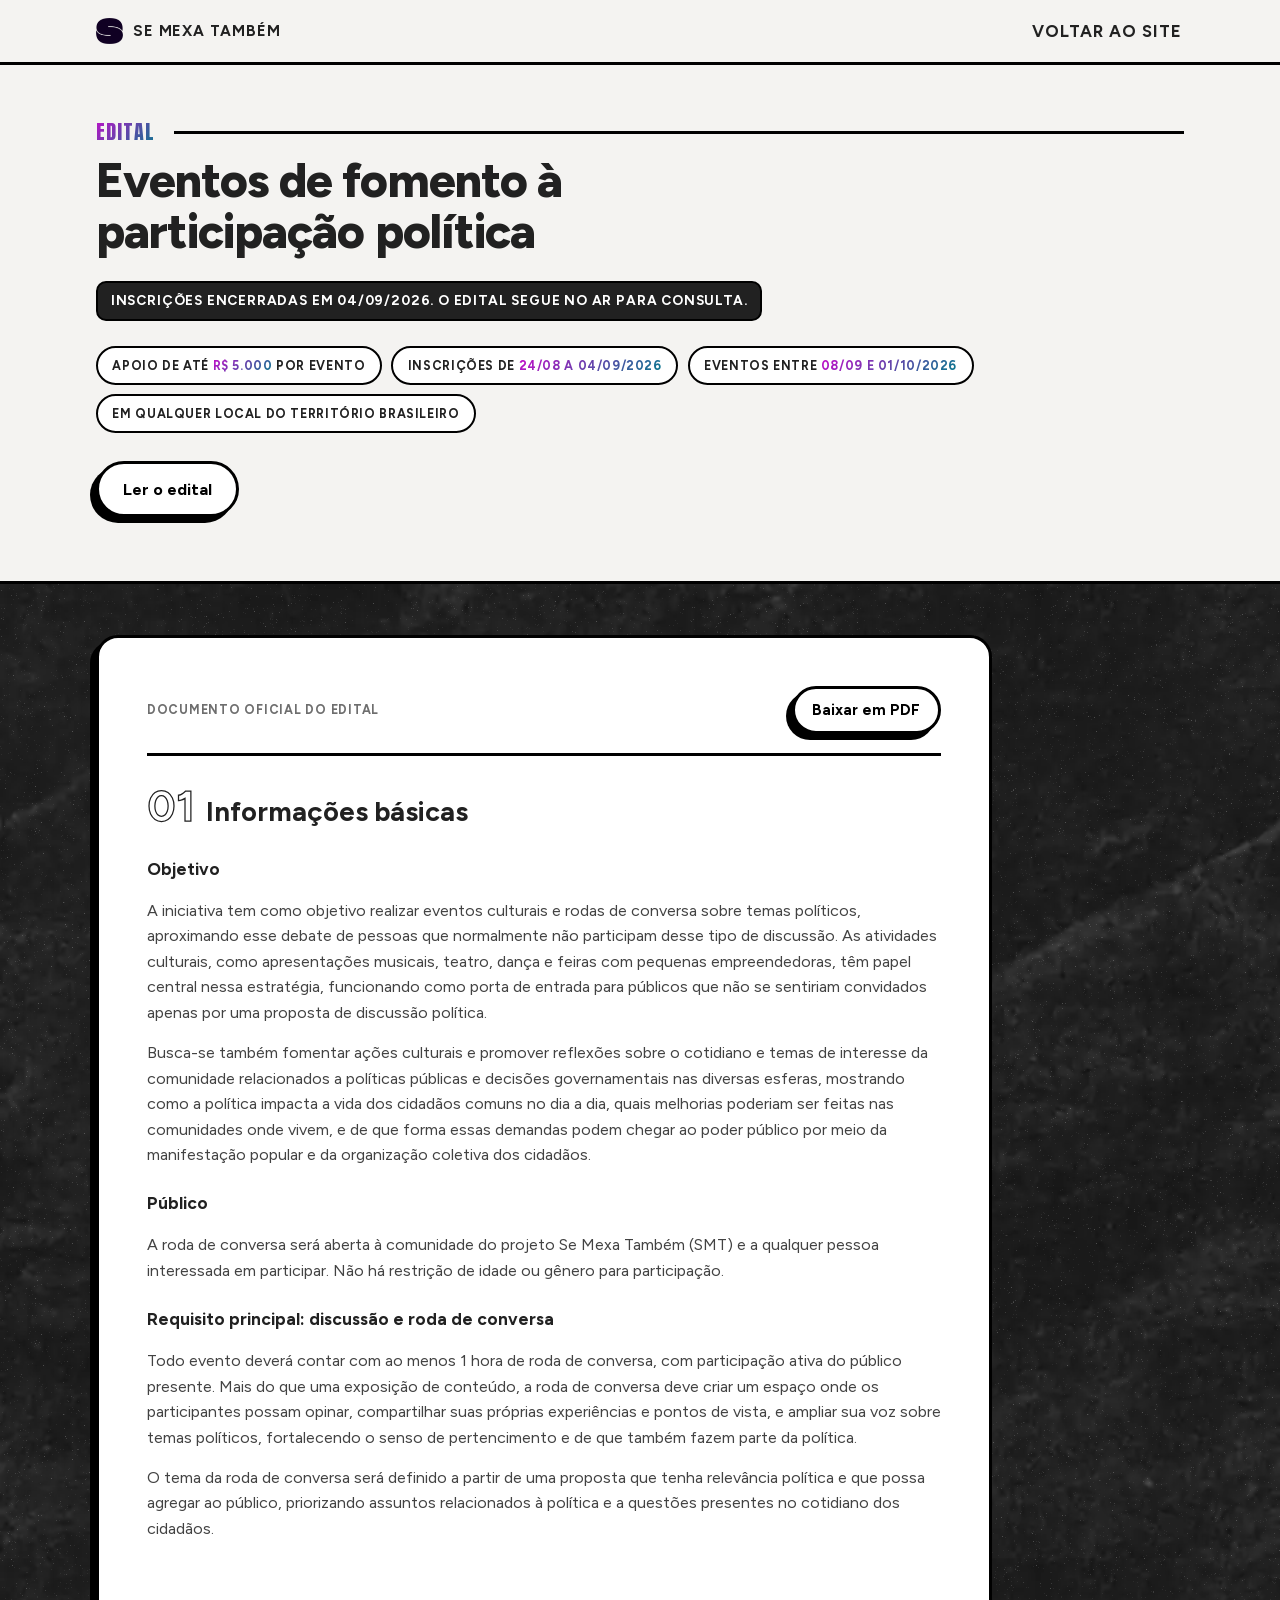
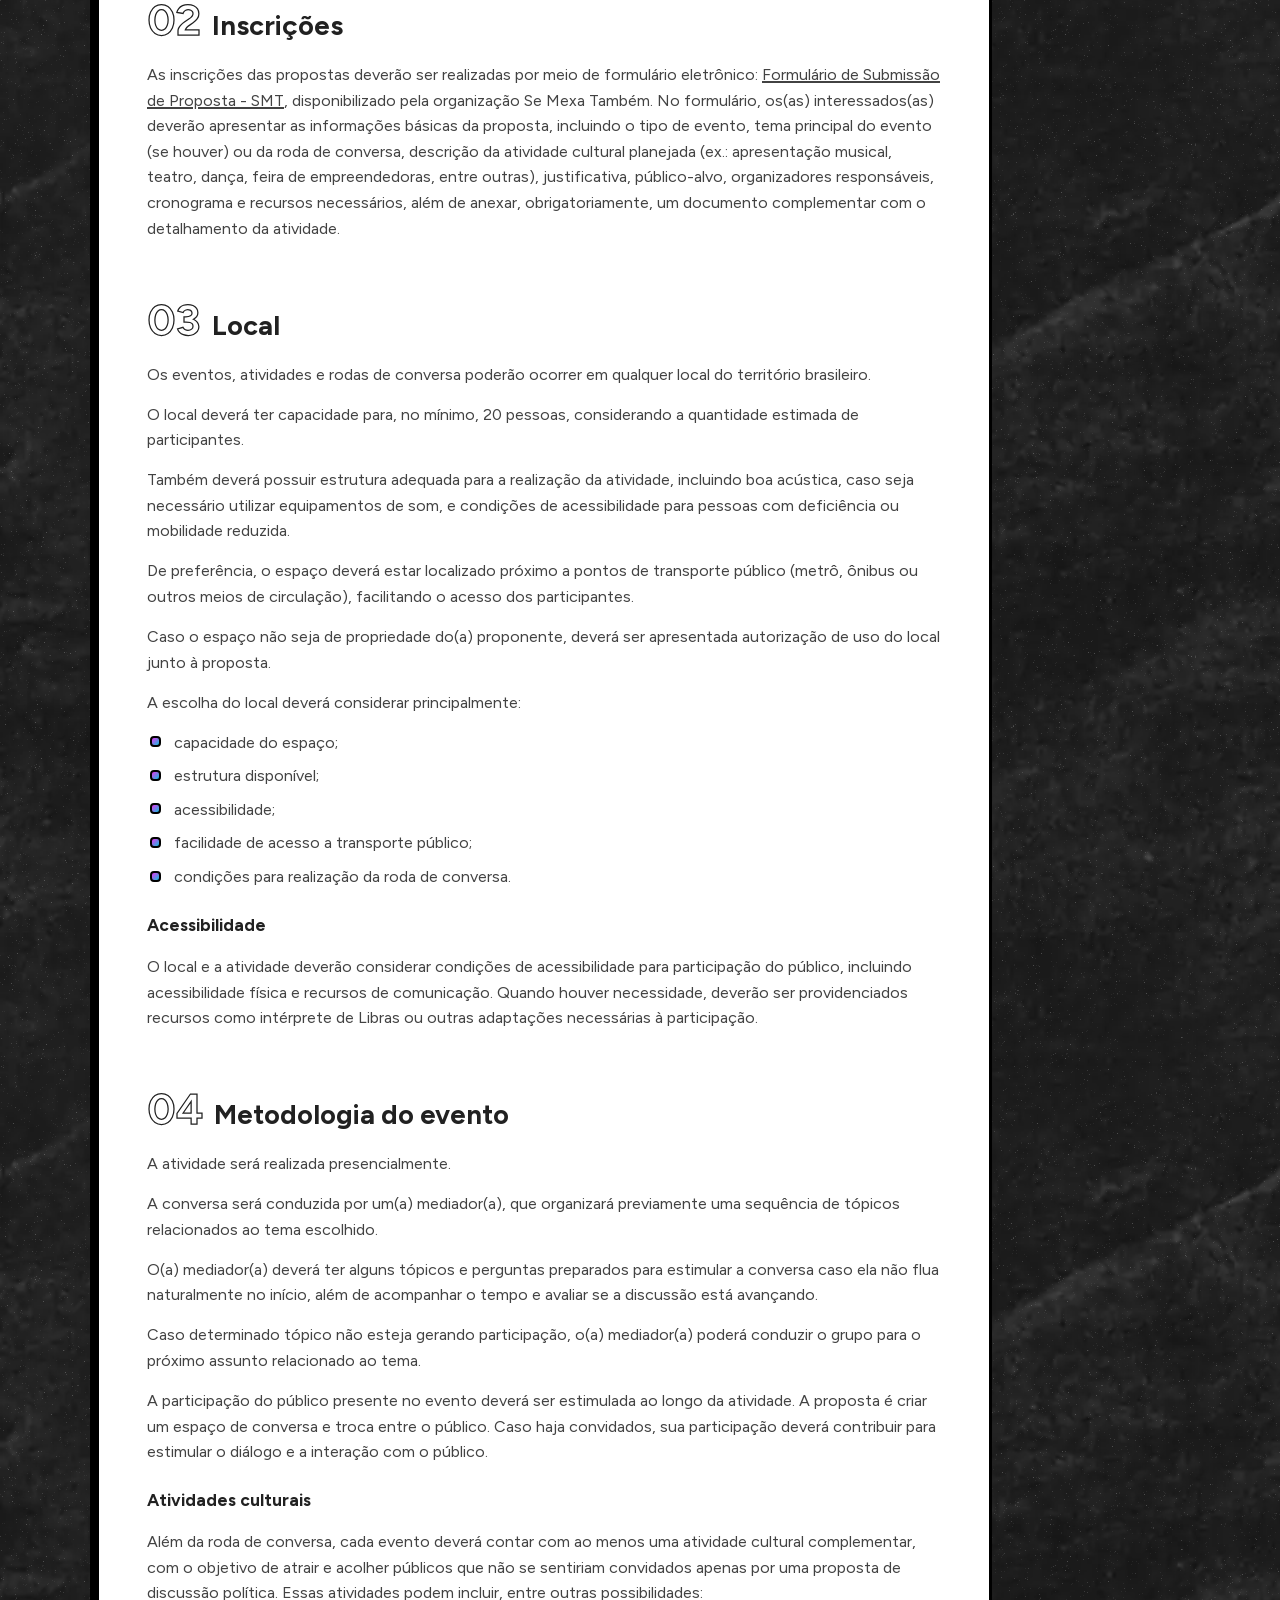
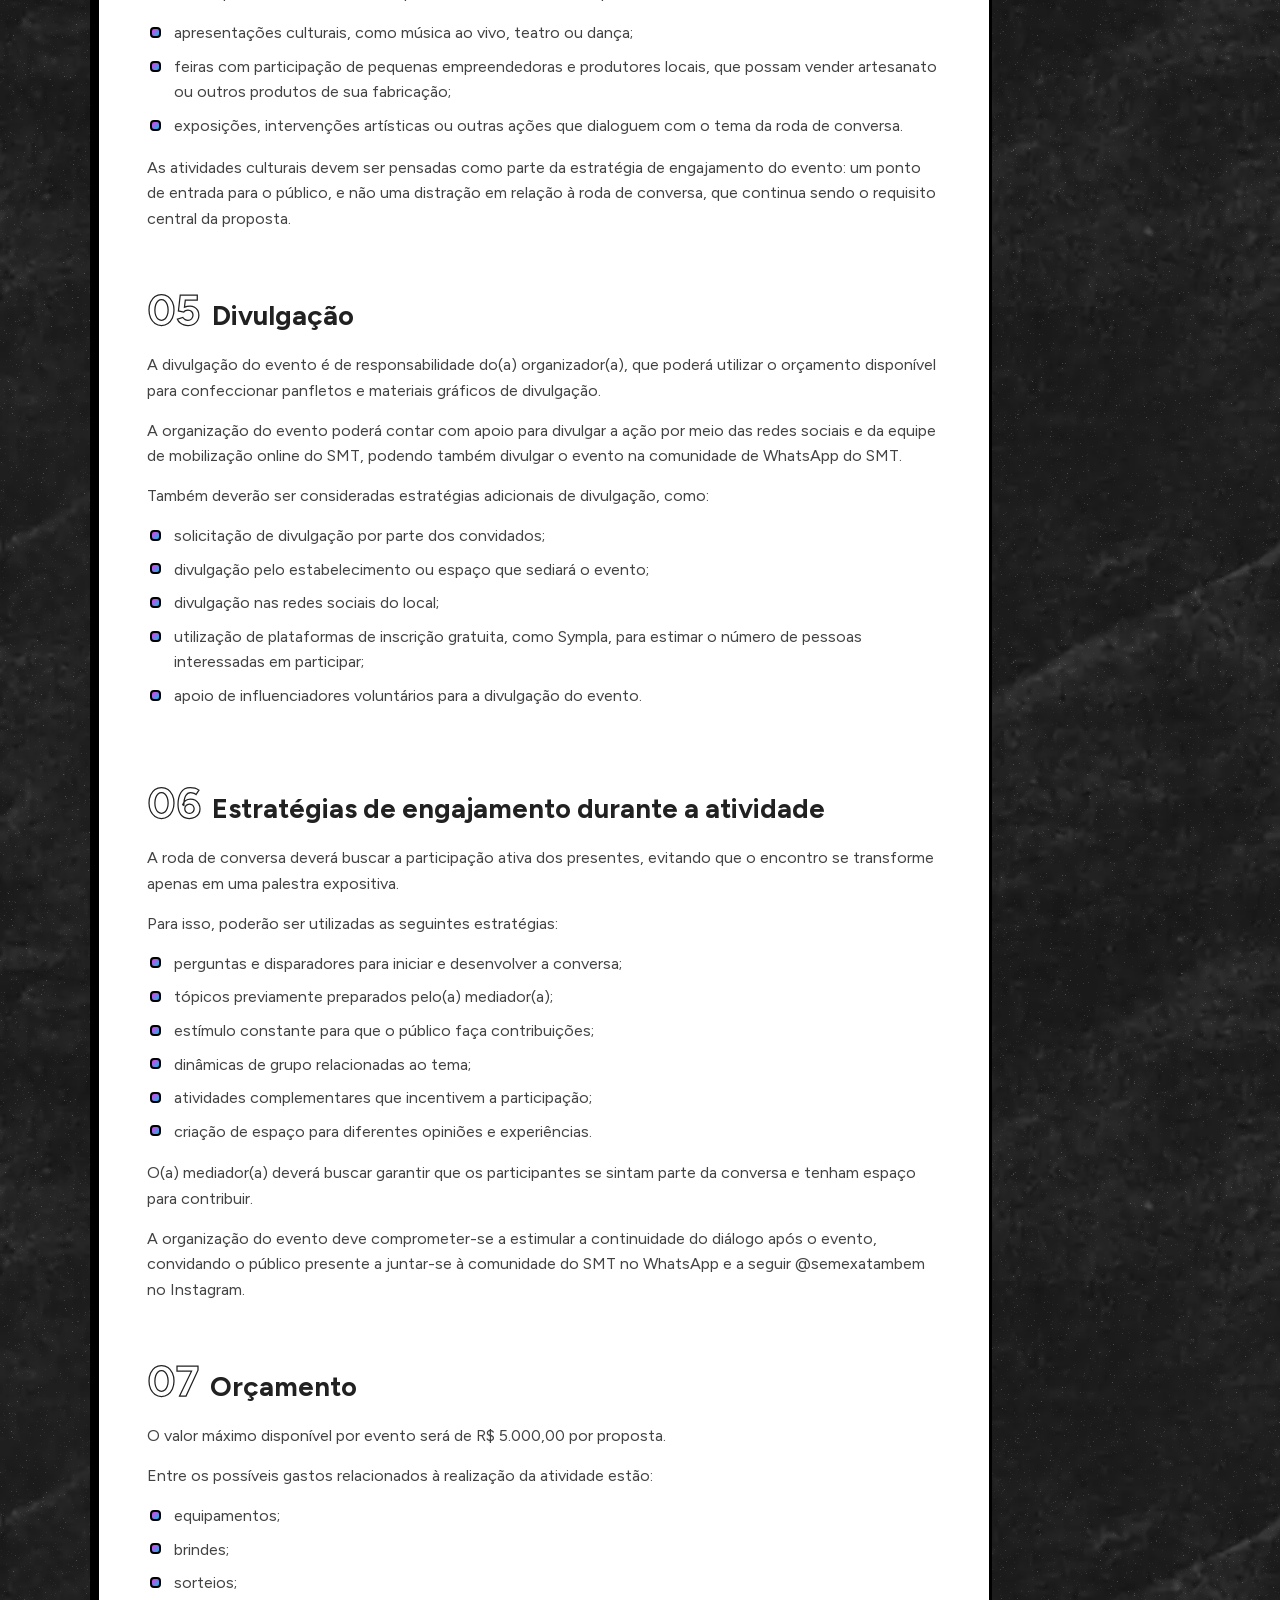
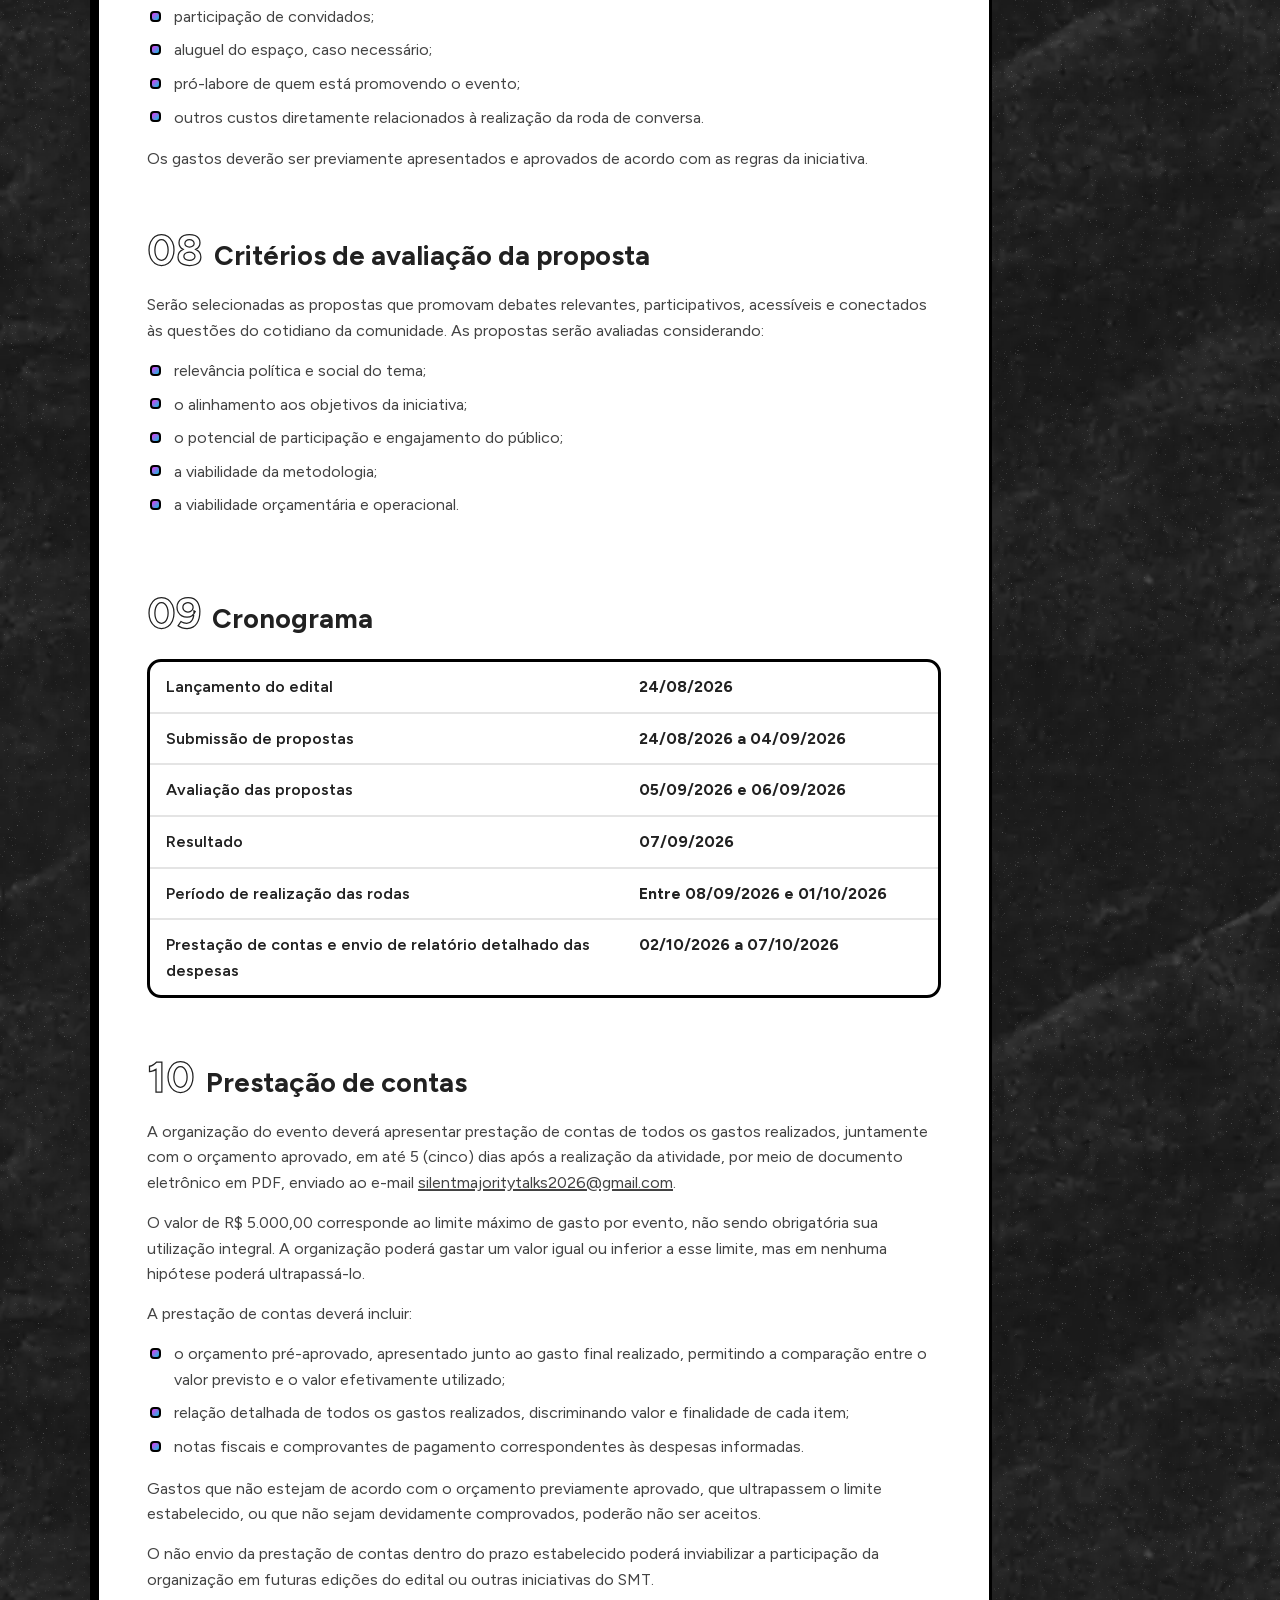
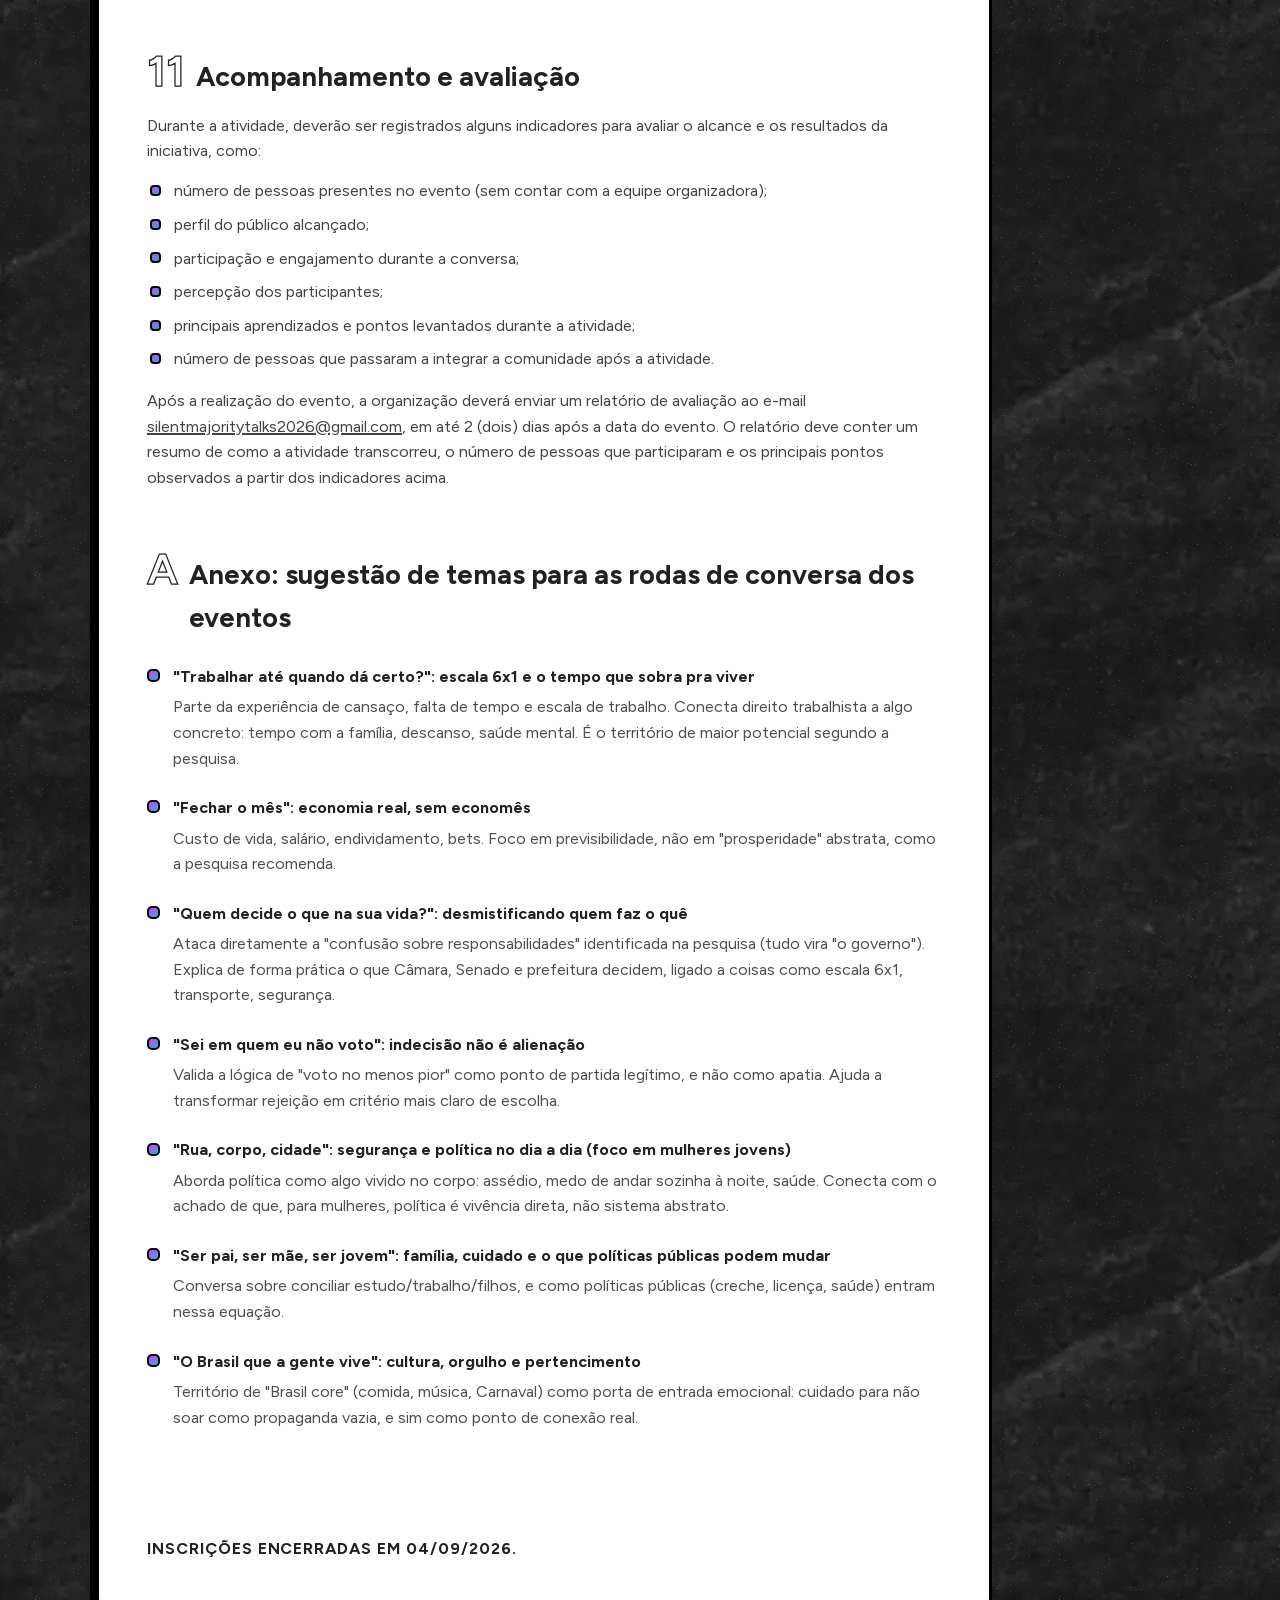
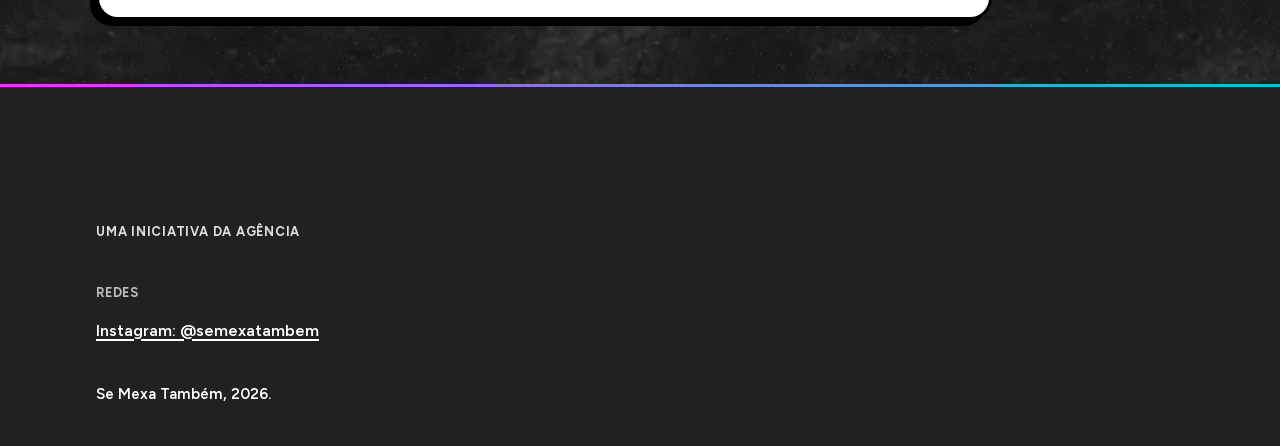
<file: edital/index.html>
<!DOCTYPE html>
<html lang="pt-BR">
<head>
  <meta charset="UTF-8">
  <script>if(self!==top){try{top.location.replace(self.location.href)}catch(e){document.documentElement.hidden=true}}</script>
  <meta http-equiv="Content-Security-Policy" content="default-src 'none'; script-src 'self' 'sha256-ZDh8eKhxdZ0gR7tjtRIsDl2L5FKJYBv1Ele5NmzBao4='; style-src 'self'; img-src 'self'; font-src 'self'; form-action 'none'; base-uri 'none'">
  <meta name="referrer" content="strict-origin-when-cross-origin">
  <meta name="viewport" content="width=device-width, initial-scale=1.0">
  <title>Edital de eventos: Se Mexa Também</title>
  <meta name="theme-color" content="#F4F3F1">
  <link rel="preload" href="/assets/fonts/anton-400.woff2" as="font" type="font/woff2" crossorigin>
  <link rel="preload" href="/assets/fonts/figtree.woff2" as="font" type="font/woff2" crossorigin>
  <meta name="description" content="Edital do Se Mexa Também para eventos de fomento à participação política: apoio de até R$ 5.000 por evento. As inscrições encerraram em 04/09/2026; o documento segue disponível para consulta.">
  <link rel="canonical" href="https://semexatambem.com/edital/">
  <meta property="og:site_name" content="Se Mexa Também">
  <meta property="og:locale" content="pt_BR">
  <meta property="og:type" content="article">
  <meta name="twitter:card" content="summary_large_image">
  <meta property="og:title" content="Edital de eventos: Se Mexa Também">
  <meta property="og:description" content="Apoio de até R$ 5.000 por evento cultural com roda de conversa. As inscrições encerraram em 04/09/2026; o documento segue disponível para consulta.">
  <meta property="og:url" content="https://semexatambem.com/edital/">
  <meta property="og:image" content="https://semexatambem.com/assets/og.png">
  <meta property="og:image:width" content="1200">
  <meta property="og:image:height" content="630">
  <meta property="og:image:alt" content="Edital de eventos do Se Mexa Também">
  <link rel="icon" type="image/svg+xml" href="/assets/favicon.svg">
  <link rel="icon" type="image/png" sizes="64x64" href="/assets/favicon-64.png">
  <link rel="apple-touch-icon" href="/assets/apple-touch-icon.png">
  <link rel="stylesheet" href="/css/style.css?v=53">
</head>
<body class="pagina-edital">
  <a class="pular" href="#texto">Pular para o conteúdo</a>
  <header class="topo">
    <nav class="container topo__nav" aria-label="Navegação principal">
      <a class="topo__marca" href="/" aria-label="Se Mexa Também, voltar ao site">
        <img class="topo__s" src="/assets/marca/s-escuro-topo.png" alt="" width="108" height="100">
        <span class="topo__nome">Se Mexa Também</span>
      </a>
      <ul class="topo__links">
        <li><a href="/">Voltar ao site</a></li>
      </ul>
    </nav>
    <div class="fio-leitura" aria-hidden="true"></div>
  </header>

  <main>
    <section class="secao" aria-labelledby="titulo-edital">
      <div class="container">
        <div class="edital__print-cabecalho" aria-hidden="true">
          <img src="/assets/marca/smt-escuro.png" alt="" width="825" height="247">
          <span>semexatambem.com/edital</span>
        </div>
        <div class="edital__print-grad" aria-hidden="true"></div>
        <div class="cabeca">
          <h1 id="titulo-edital" class="dizer">Edital<span class="visualmente-oculto">: eventos de fomento à participação política</span></h1>
        </div>
        <p class="edital__titulo" aria-hidden="true">Eventos de fomento à participação política</p>
        <p class="edital__encerrado">Inscrições encerradas em 04/09/2026. O edital segue no ar para consulta.</p>
        <ul class="edital__essencial" aria-label="Resumo do edital">
          <li>Apoio de até <b>R$ 5.000</b> por evento</li>
          <li>Inscrições de <b>24/08 a 04/09/2026</b></li>
          <li>Eventos entre <b>08/09 e 01/10/2026</b></li>
          <li>Em qualquer local do território brasileiro</li>
        </ul>
        <div class="edital__acoes">
          <a class="botao botao--linha apertavel" href="#texto">Ler o edital</a>
        </div>
      </div>
    </section>

    <section class="secao secao--fio edital-leitura" id="texto" aria-label="Texto do edital">
      <div class="container">
        <div class="edital__folha">
        <div class="edital__ferramentas">
          <p class="edital__doc">Documento oficial do edital</p>
          <a class="botao botao--linha apertavel" href="/edital/edital-eventos-smt.pdf" download="edital-eventos-smt.pdf">Baixar em PDF</a>
        </div>
        <div class="edital__corpo">

        <article>
          <h2><span aria-hidden="true">01</span> Informações básicas</h2>
          <h3>Objetivo</h3>
          <p>A iniciativa tem como objetivo realizar eventos culturais e rodas de conversa sobre temas políticos, aproximando esse debate de pessoas que normalmente não participam desse tipo de discussão. As atividades culturais, como apresentações musicais, teatro, dança e feiras com pequenas empreendedoras, têm papel central nessa estratégia, funcionando como porta de entrada para públicos que não se sentiriam convidados apenas por uma proposta de discussão política.</p>
          <p>Busca-se também fomentar ações culturais e promover reflexões sobre o cotidiano e temas de interesse da comunidade relacionados a políticas públicas e decisões governamentais nas diversas esferas, mostrando como a política impacta a vida dos cidadãos comuns no dia a dia, quais melhorias poderiam ser feitas nas comunidades onde vivem, e de que forma essas demandas podem chegar ao poder público por meio da manifestação popular e da organização coletiva dos cidadãos.</p>
          <h3>Público</h3>
          <p>A roda de conversa será aberta à comunidade do projeto Se Mexa Também (SMT) e a qualquer pessoa interessada em participar. Não há restrição de idade ou gênero para participação.</p>
          <h3>Requisito principal: discussão e roda de conversa</h3>
          <p>Todo evento deverá contar com ao menos 1 hora de roda de conversa, com participação ativa do público presente. Mais do que uma exposição de conteúdo, a roda de conversa deve criar um espaço onde os participantes possam opinar, compartilhar suas próprias experiências e pontos de vista, e ampliar sua voz sobre temas políticos, fortalecendo o senso de pertencimento e de que também fazem parte da política.</p>
          <p>O tema da roda de conversa será definido a partir de uma proposta que tenha relevância política e que possa agregar ao público, priorizando assuntos relacionados à política e a questões presentes no cotidiano dos cidadãos.</p>
        </article>

        <article>
          <h2><span aria-hidden="true">02</span> Inscrições</h2>
          <p>As inscrições das propostas deverão ser realizadas por meio de formulário eletrônico: <a href="https://forms.gle/KwAqcyw8BDx9Nuio6" target="_blank" rel="noopener">Formulário de Submissão de Proposta - SMT<span class="visualmente-oculto"> (abre em nova aba)</span></a>, disponibilizado pela organização Se Mexa Também. No formulário, os(as) interessados(as) deverão apresentar as informações básicas da proposta, incluindo o tipo de evento, tema principal do evento (se houver) ou da roda de conversa, descrição da atividade cultural planejada (ex.: apresentação musical, teatro, dança, feira de empreendedoras, entre outras), justificativa, público-alvo, organizadores responsáveis, cronograma e recursos necessários, além de anexar, obrigatoriamente, um documento complementar com o detalhamento da atividade.</p>
        </article>

        <article>
          <h2><span aria-hidden="true">03</span> Local</h2>
          <p>Os eventos, atividades e rodas de conversa poderão ocorrer em qualquer local do território brasileiro.</p>
          <p>O local deverá ter capacidade para, no mínimo, 20 pessoas, considerando a quantidade estimada de participantes.</p>
          <p>Também deverá possuir estrutura adequada para a realização da atividade, incluindo boa acústica, caso seja necessário utilizar equipamentos de som, e condições de acessibilidade para pessoas com deficiência ou mobilidade reduzida.</p>
          <p>De preferência, o espaço deverá estar localizado próximo a pontos de transporte público (metrô, ônibus ou outros meios de circulação), facilitando o acesso dos participantes.</p>
          <p>Caso o espaço não seja de propriedade do(a) proponente, deverá ser apresentada autorização de uso do local junto à proposta.</p>
          <p>A escolha do local deverá considerar principalmente:</p>
          <ul>
            <li>capacidade do espaço;</li>
            <li>estrutura disponível;</li>
            <li>acessibilidade;</li>
            <li>facilidade de acesso a transporte público;</li>
            <li>condições para realização da roda de conversa.</li>
          </ul>
          <h3>Acessibilidade</h3>
          <p>O local e a atividade deverão considerar condições de acessibilidade para participação do público, incluindo acessibilidade física e recursos de comunicação. Quando houver necessidade, deverão ser providenciados recursos como intérprete de Libras ou outras adaptações necessárias à participação.</p>
        </article>

        <article>
          <h2><span aria-hidden="true">04</span> Metodologia do evento</h2>
          <p>A atividade será realizada presencialmente.</p>
          <p>A conversa será conduzida por um(a) mediador(a), que organizará previamente uma sequência de tópicos relacionados ao tema escolhido.</p>
          <p>O(a) mediador(a) deverá ter alguns tópicos e perguntas preparados para estimular a conversa caso ela não flua naturalmente no início, além de acompanhar o tempo e avaliar se a discussão está avançando.</p>
          <p>Caso determinado tópico não esteja gerando participação, o(a) mediador(a) poderá conduzir o grupo para o próximo assunto relacionado ao tema.</p>
          <p>A participação do público presente no evento deverá ser estimulada ao longo da atividade. A proposta é criar um espaço de conversa e troca entre o público. Caso haja convidados, sua participação deverá contribuir para estimular o diálogo e a interação com o público.</p>
          <h3>Atividades culturais</h3>
          <p>Além da roda de conversa, cada evento deverá contar com ao menos uma atividade cultural complementar, com o objetivo de atrair e acolher públicos que não se sentiriam convidados apenas por uma proposta de discussão política. Essas atividades podem incluir, entre outras possibilidades:</p>
          <ul>
            <li>apresentações culturais, como música ao vivo, teatro ou dança;</li>
            <li>feiras com participação de pequenas empreendedoras e produtores locais, que possam vender artesanato ou outros produtos de sua fabricação;</li>
            <li>exposições, intervenções artísticas ou outras ações que dialoguem com o tema da roda de conversa.</li>
          </ul>
          <p>As atividades culturais devem ser pensadas como parte da estratégia de engajamento do evento: um ponto de entrada para o público, e não uma distração em relação à roda de conversa, que continua sendo o requisito central da proposta.</p>
        </article>

        <article>
          <h2><span aria-hidden="true">05</span> Divulgação</h2>
          <p>A divulgação do evento é de responsabilidade do(a) organizador(a), que poderá utilizar o orçamento disponível para confeccionar panfletos e materiais gráficos de divulgação.</p>
          <p>A organização do evento poderá contar com apoio para divulgar a ação por meio das redes sociais e da equipe de mobilização online do SMT, podendo também divulgar o evento na comunidade de WhatsApp do SMT.</p>
          <p>Também deverão ser consideradas estratégias adicionais de divulgação, como:</p>
          <ul>
            <li>solicitação de divulgação por parte dos convidados;</li>
            <li>divulgação pelo estabelecimento ou espaço que sediará o evento;</li>
            <li>divulgação nas redes sociais do local;</li>
            <li>utilização de plataformas de inscrição gratuita, como Sympla, para estimar o número de pessoas interessadas em participar;</li>
            <li>apoio de influenciadores voluntários para a divulgação do evento.</li>
          </ul>
        </article>

        <article>
          <h2><span aria-hidden="true">06</span> Estratégias de engajamento durante a atividade</h2>
          <p>A roda de conversa deverá buscar a participação ativa dos presentes, evitando que o encontro se transforme apenas em uma palestra expositiva.</p>
          <p>Para isso, poderão ser utilizadas as seguintes estratégias:</p>
          <ul>
            <li>perguntas e disparadores para iniciar e desenvolver a conversa;</li>
            <li>tópicos previamente preparados pelo(a) mediador(a);</li>
            <li>estímulo constante para que o público faça contribuições;</li>
            <li>dinâmicas de grupo relacionadas ao tema;</li>
            <li>atividades complementares que incentivem a participação;</li>
            <li>criação de espaço para diferentes opiniões e experiências.</li>
          </ul>
          <p>O(a) mediador(a) deverá buscar garantir que os participantes se sintam parte da conversa e tenham espaço para contribuir.</p>
          <p>A organização do evento deve comprometer-se a estimular a continuidade do diálogo após o evento, convidando o público presente a juntar-se à comunidade do SMT no WhatsApp e a seguir @semexatambem no Instagram.</p>
        </article>

        <article>
          <h2><span aria-hidden="true">07</span> Orçamento</h2>
          <p>O valor máximo disponível por evento será de R$ 5.000,00 por proposta.</p>
          <p>Entre os possíveis gastos relacionados à realização da atividade estão:</p>
          <ul>
            <li>equipamentos;</li>
            <li>brindes;</li>
            <li>sorteios;</li>
            <li>participação de convidados;</li>
            <li>aluguel do espaço, caso necessário;</li>
            <li>pró-labore de quem está promovendo o evento;</li>
            <li>outros custos diretamente relacionados à realização da roda de conversa.</li>
          </ul>
          <p>Os gastos deverão ser previamente apresentados e aprovados de acordo com as regras da iniciativa.</p>
        </article>

        <article>
          <h2><span aria-hidden="true">08</span> Critérios de avaliação da proposta</h2>
          <p>Serão selecionadas as propostas que promovam debates relevantes, participativos, acessíveis e conectados às questões do cotidiano da comunidade. As propostas serão avaliadas considerando:</p>
          <ul>
            <li>relevância política e social do tema;</li>
            <li>o alinhamento aos objetivos da iniciativa;</li>
            <li>o potencial de participação e engajamento do público;</li>
            <li>a viabilidade da metodologia;</li>
            <li>a viabilidade orçamentária e operacional.</li>
          </ul>
        </article>

        <article>
          <h2><span aria-hidden="true">09</span> Cronograma</h2>
          <table class="edital__cronograma">
            <tbody>
              <tr><th scope="row">Lançamento do edital</th><td>24/08/2026</td></tr>
              <tr><th scope="row">Submissão de propostas</th><td>24/08/2026 a 04/09/2026</td></tr>
              <tr><th scope="row">Avaliação das propostas</th><td>05/09/2026 e 06/09/2026</td></tr>
              <tr><th scope="row">Resultado</th><td>07/09/2026</td></tr>
              <tr><th scope="row">Período de realização das rodas</th><td>Entre 08/09/2026 e 01/10/2026</td></tr>
              <tr><th scope="row">Prestação de contas e envio de relatório detalhado das despesas</th><td>02/10/2026 a 07/10/2026</td></tr>
            </tbody>
          </table>
        </article>

        <article>
          <h2><span aria-hidden="true">10</span> Prestação de contas</h2>
          <p>A organização do evento deverá apresentar prestação de contas de todos os gastos realizados, juntamente com o orçamento aprovado, em até 5 (cinco) dias após a realização da atividade, por meio de documento eletrônico em PDF, enviado ao e-mail <a href="mailto:silentmajoritytalks2026@gmail.com?subject=Presta%C3%A7%C3%A3o%20de%20contas">silentmajoritytalks2026@gmail.com</a>.</p>
          <p>O valor de R$ 5.000,00 corresponde ao limite máximo de gasto por evento, não sendo obrigatória sua utilização integral. A organização poderá gastar um valor igual ou inferior a esse limite, mas em nenhuma hipótese poderá ultrapassá-lo.</p>
          <p>A prestação de contas deverá incluir:</p>
          <ul>
            <li>o orçamento pré-aprovado, apresentado junto ao gasto final realizado, permitindo a comparação entre o valor previsto e o valor efetivamente utilizado;</li>
            <li>relação detalhada de todos os gastos realizados, discriminando valor e finalidade de cada item;</li>
            <li>notas fiscais e comprovantes de pagamento correspondentes às despesas informadas.</li>
          </ul>
          <p>Gastos que não estejam de acordo com o orçamento previamente aprovado, que ultrapassem o limite estabelecido, ou que não sejam devidamente comprovados, poderão não ser aceitos.</p>
          <p>O não envio da prestação de contas dentro do prazo estabelecido poderá inviabilizar a participação da organização em futuras edições do edital ou outras iniciativas do SMT.</p>
        </article>

        <article>
          <h2><span aria-hidden="true">11</span> Acompanhamento e avaliação</h2>
          <p>Durante a atividade, deverão ser registrados alguns indicadores para avaliar o alcance e os resultados da iniciativa, como:</p>
          <ul>
            <li>número de pessoas presentes no evento (sem contar com a equipe organizadora);</li>
            <li>perfil do público alcançado;</li>
            <li>participação e engajamento durante a conversa;</li>
            <li>percepção dos participantes;</li>
            <li>principais aprendizados e pontos levantados durante a atividade;</li>
            <li>número de pessoas que passaram a integrar a comunidade após a atividade.</li>
          </ul>
          <p>Após a realização do evento, a organização deverá enviar um relatório de avaliação ao e-mail <a href="mailto:silentmajoritytalks2026@gmail.com?subject=Relat%C3%B3rio%20de%20avalia%C3%A7%C3%A3o">silentmajoritytalks2026@gmail.com</a>, em até 2 (dois) dias após a data do evento. O relatório deve conter um resumo de como a atividade transcorreu, o número de pessoas que participaram e os principais pontos observados a partir dos indicadores acima.</p>
        </article>

        <article>
          <h2><span aria-hidden="true">A</span> Anexo: sugestão de temas para as rodas de conversa dos eventos</h2>
          <dl class="edital__temas">
            <dt>"Trabalhar até quando dá certo?": escala 6x1 e o tempo que sobra pra viver</dt>
            <dd>Parte da experiência de cansaço, falta de tempo e escala de trabalho. Conecta direito trabalhista a algo concreto: tempo com a família, descanso, saúde mental. É o território de maior potencial segundo a pesquisa.</dd>
            <dt>"Fechar o mês": economia real, sem economês</dt>
            <dd>Custo de vida, salário, endividamento, bets. Foco em previsibilidade, não em "prosperidade" abstrata, como a pesquisa recomenda.</dd>
            <dt>"Quem decide o que na sua vida?": desmistificando quem faz o quê</dt>
            <dd>Ataca diretamente a "confusão sobre responsabilidades" identificada na pesquisa (tudo vira "o governo"). Explica de forma prática o que Câmara, Senado e prefeitura decidem, ligado a coisas como escala 6x1, transporte, segurança.</dd>
            <dt>"Sei em quem eu não voto": indecisão não é alienação</dt>
            <dd>Valida a lógica de "voto no menos pior" como ponto de partida legítimo, e não como apatia. Ajuda a transformar rejeição em critério mais claro de escolha.</dd>
            <dt>"Rua, corpo, cidade": segurança e política no dia a dia (foco em mulheres jovens)</dt>
            <dd>Aborda política como algo vivido no corpo: assédio, medo de andar sozinha à noite, saúde. Conecta com o achado de que, para mulheres, política é vivência direta, não sistema abstrato.</dd>
            <dt>"Ser pai, ser mãe, ser jovem": família, cuidado e o que políticas públicas podem mudar</dt>
            <dd>Conversa sobre conciliar estudo/trabalho/filhos, e como políticas públicas (creche, licença, saúde) entram nessa equação.</dd>
            <dt>"O Brasil que a gente vive": cultura, orgulho e pertencimento</dt>
            <dd>Território de "Brasil core" (comida, música, Carnaval) como porta de entrada emocional: cuidado para não soar como propaganda vazia, e sim como ponto de conexão real.</dd>
          </dl>
        </article>

        </div>

        <div class="edital__acoes edital__acoes--fecho">
          <p class="edital__prazo">Inscrições encerradas em 04/09/2026.</p>
        </div>
        </div>
      </div>
    </section>
  </main>

  <footer class="rodape">
    <div class="rodape__fio" aria-hidden="true"></div>
    <div class="container">
      <img class="rodape__marca" src="/assets/marca/smt-branco.png" alt="SMT" width="825" height="247" loading="lazy">
      <p class="rodape__iniciativa">Uma iniciativa da agência <img src="/assets/marca/indica-branco-rodape.png" alt="INDICA" width="320" height="96" loading="lazy"></p>
      <div class="rodape__bloco">
        <h3 class="rodape__titulo">Redes</h3>
        <ul class="rodape__redes">
          <li><a class="rodape__link" href="https://www.instagram.com/semexatambem" target="_blank" rel="noopener">Instagram: @semexatambem<span class="visualmente-oculto"> (abre em nova aba)</span></a></li>
        </ul>
      </div>
      <p class="rodape__assinatura">Se Mexa Também, 2026.</p>
    </div>
  </footer>

  <script src="/js/main.js?v=25"></script>
</body>
</html>
</file>
<file: css/style.css>
/* ==========================================================================
   Silent Majority Talks
   Sistema: linhas pretas 3px como organizador; molduras sticker (borda preta,
   sombra dura para baixo-esquerda, como a sombra do logo); degradê da marca
   só em dizeres, chips e fios; chão creme #F4F3F1, adesivos brancos, painéis grafite #212121.
   ========================================================================== */

/* ---- Fontes self-hosted (zero requisição externa) ---- */

@font-face {
  font-family: "Anton";
  font-style: normal;
  font-weight: 400;
  font-display: swap;
  src: url("../assets/fonts/anton-400.woff2") format("woff2");
}

@font-face {
  font-family: "Figtree";
  font-style: normal;
  font-weight: 300 900;
  font-display: swap;
  src: url("../assets/fonts/figtree.woff2") format("woff2");
}

@font-face {
  font-family: "Figtree";
  font-style: italic;
  font-weight: 300 900;
  font-display: swap;
  src: url("../assets/fonts/figtree-italic.woff2") format("woff2");
}

/* ---- Tema ---- */

:root {
  --tinta: #212121;
  --preto: #000000;
  --branco: #ffffff;
  --papel: #F4F3F1;
  --rosa: #E936F1;
  --azul: #0CC0DF;
  --amarelo: #FFBC3B;
  --rosa-texto: #C10EC9;
  --azul-texto: #087A8E;
  --grad-texto: linear-gradient(135deg, var(--rosa-texto), var(--azul-texto));
  --sombra-quadro: -8px 8px 0 var(--preto);
  --grad: linear-gradient(135deg, var(--rosa), var(--azul));

  --fonte-titulo: "Figtree", "Avenir Next", system-ui, sans-serif;
  --fonte-dizeres: "Anton", "Figtree", system-ui, sans-serif;
  --fonte-texto: "Figtree", system-ui, -apple-system, sans-serif;

  --fio: 3px solid var(--preto);
  --sombra-repouso: -6px 6px 0 var(--preto);
  --sombra-alta: -9px 9px 0 var(--preto);
  --sombra-baixa: -3px 3px 0 var(--preto);
}

/* ---- Base ---- */

*, *::before, *::after { box-sizing: border-box; }

html {
  scroll-behavior: smooth;
  scroll-padding-top: 5rem;
}

@media (prefers-reduced-motion: reduce) {
  html { scroll-behavior: auto; }
}

body {
  margin: 0;
  font-family: var(--fonte-texto);
  font-size: 1rem;
  line-height: 1.6;
  color: var(--tinta);
  background: var(--papel);
  -webkit-font-smoothing: antialiased;
}

img { max-width: 100%; height: auto; }

h1, h2, h3 { margin: 0; }
p { margin: 0; }

.container {
  width: min(100% - 2.5rem, 68rem);
  margin-inline: auto;
}

[hidden] { display: none !important; }

.visualmente-oculto {
  position: absolute;
  width: 1px; height: 1px;
  padding: 0; margin: -1px;
  overflow: hidden;
  clip: rect(0 0 0 0);
  white-space: nowrap;
  border: 0;
}

.pular {
  position: absolute;
  left: 1rem;
  top: -4rem;
  z-index: 100;
  background: var(--tinta);
  color: var(--branco);
  padding: 0.6rem 1.2rem;
  border-radius: 0 0 12px 12px;
  text-decoration: none;
  transition: top 0.2s ease;
}
.pular:focus { top: 0; }

::selection { background: var(--amarelo); color: var(--preto); }
.faixa-edital ::selection,
.aviso-recebido__texto::selection,
button.hashtag[data-copiado]::selection { background: var(--tinta); color: var(--branco); }

:focus-visible {
  outline: 3px solid var(--preto);
  outline-offset: 3px;
}
.secao-escura :focus-visible,
.rodape :focus-visible,
.faixa :focus-visible { outline-color: var(--branco); }

@media (max-width: 759.98px) {
  .topo__links :focus-visible { outline-color: var(--branco); }
}

/* ---- Interação única dos elementos sticker clicáveis ---- */

.apertavel {
  box-shadow: var(--sombra-repouso);
  transition: transform 0.12s ease, box-shadow 0.12s ease;
  -webkit-tap-highlight-color: transparent;
}

@media (hover: hover) {
  .apertavel:hover {
    transform: translate(3px, -3px);
    box-shadow: var(--sombra-alta);
  }
}
.apertavel:active {
  transform: translate(-3px, 3px);
  box-shadow: var(--sombra-baixa);
}

.secao-escura .apertavel {
  border-color: var(--branco);
  box-shadow: -6px 6px 0 var(--branco);
}

@media (hover: hover) {
  .secao-escura .apertavel:hover { box-shadow: -9px 9px 0 var(--branco); }
}

.secao-escura .apertavel:active { box-shadow: -3px 3px 0 var(--branco); }

/* ---- Botões ---- */

.botao {
  display: inline-block;
  font-family: var(--fonte-titulo);
  font-weight: 700;
  font-size: 1.02rem;
  color: var(--preto);
  text-decoration: none;
  padding: 0.72rem 1.5rem;
  border: var(--fio);
  border-radius: 999px;
}
.botao--grad { background-image: var(--grad); }
.botao--linha { background: var(--branco); }

.botao--tinta {
  background: var(--tinta);
  color: var(--branco);
}

/* ---- Chip de placeholder (herda a cor do contexto) ---- */

/* ==========================================================================
   Topo
   ========================================================================== */

.topo {
  position: sticky;
  top: 0;
  z-index: 50;
  background: var(--papel);
  border-bottom: var(--fio);
}

.topo__nav {
  position: relative;
  display: flex;
  align-items: center;
  justify-content: space-between;
  gap: 1rem;
  padding-block: 0.7rem;
}

.topo__marca {
  display: flex;
  align-items: center;
  gap: 0.6rem;
  text-decoration: none;
  color: var(--tinta);
}

.topo__s { width: 1.7rem; height: auto; flex-shrink: 0; }

.topo__nome {
  font-family: var(--fonte-texto);
  font-weight: 700;
  text-transform: uppercase;
  font-size: 0.95rem;
  letter-spacing: 0.06em;
}

.topo__menu-botao {
  display: grid;
  gap: 5px;
  padding: 0.65rem;
  background: transparent;
  border: 2px solid var(--preto);
  border-radius: 10px;
  cursor: pointer;
}
.topo__menu-linha {
  display: block;
  width: 20px;
  height: 2.5px;
  border-radius: 2px;
  background: var(--tinta);
}

.topo__links {
  list-style: none;
  margin: 0;
  padding: 1rem 1.25rem 1.5rem;
  display: none;
  position: absolute;
  top: 100%;
  left: 0;
  right: 0;
  flex-direction: column;
  gap: 0.3rem;
  background: var(--tinta);
  border-bottom: var(--fio);
}
.topo__links.aberto { display: flex; }

.topo__links a {
  position: relative;
  display: inline-block;
  font-family: var(--fonte-texto);
  font-weight: 700;
  text-transform: uppercase;
  font-size: 1.05rem;
  letter-spacing: 0.06em;
  color: var(--branco);
  text-decoration: none;
  padding: 0.4rem 0.1rem;
}

.topo__links a::after {
  content: "";
  position: absolute;
  left: 0;
  right: 0;
  bottom: 0;
  height: 3px;
  background-image: var(--grad);
  transform: scaleX(0);
  transform-origin: left;
  transition: transform 0.15s ease;
}
.topo__links a:hover::after,
.topo__links a:focus-visible::after { transform: scaleX(1); }

.topo__nome { position: relative; }

.topo__nome::after {
  content: "";
  position: absolute;
  left: 0;
  right: 0;
  bottom: -3px;
  height: 3px;
  background-image: var(--grad);
  transform: scaleX(0);
  transform-origin: left;
  transition: transform 0.15s ease;
}

.topo__marca:hover .topo__nome::after,
.topo__marca:focus-visible .topo__nome::after { transform: scaleX(1); }

.topo__menu-botao[aria-expanded="true"] { background: var(--tinta); }
.topo__menu-botao[aria-expanded="true"] .topo__menu-linha { background: var(--branco); }

@media (min-width: 760px) {
  .topo__menu-botao { display: none; }
  .topo__links {
    display: flex;
    position: static;
    flex-direction: row;
    gap: 1.6rem;
    padding: 0;
    background: transparent;
    border-bottom: none;
  }
  .topo__links a {
    font-size: 0.85rem;
    color: var(--tinta);
  }
}

.fio-leitura {
  position: absolute;
  left: 0;
  right: 0;
  bottom: -3px;
  height: 3px;
  background-image: var(--grad);
  transform: scaleX(0);
  transform-origin: left;
  will-change: transform;
}

/* ==========================================================================
   Hero: a arte da sombra longa vive dentro de um quadro, cortada pela
   borda esquerda interna (nunca solta, nunca sangrando a viewport)
   ========================================================================== */

.hero { padding-block: 2rem 3.5rem; }

.hero__quadro {
  background: var(--branco);
  border: var(--fio);
  border-radius: 26px;
  overflow: hidden;
  box-shadow: var(--sombra-quadro);
  display: grid;
}

.hero__arte {
  display: flex;
  align-items: center;
  border-bottom: var(--fio);
  padding-block: 1.2rem;
}
.hero__arte img { display: block; width: 100%; }

.hero__texto { padding: clamp(1.5rem, 4vw, 2.6rem); }

.hero__traducao {
  font-style: italic;
  font-size: 0.85rem;
  color: rgba(33, 33, 33, 0.66);
  margin-bottom: 1rem;
}

.hero__titulo {
  font-family: var(--fonte-titulo);
  font-weight: 800;
  font-size: clamp(1.7rem, 5vw, 3rem);
  line-height: 1.08;
  letter-spacing: -0.02em;
  margin-bottom: 1.7rem;
}

.hero__botoes {
  display: flex;
  flex-wrap: wrap;
  gap: 1rem;
}

@media (min-width: 760px) {
  .hero__quadro { grid-template-columns: 42% 1fr; }
  .hero__arte {
    border-bottom: none;
    border-right: var(--fio);
    padding-block: 0;
    align-items: flex-end;
  }
  .hero__texto { align-self: center; }
}

/* ==========================================================================
   Faixa-índice
   ========================================================================== */

.faixa {
  background: var(--tinta);
  border-bottom: var(--fio);
}

.secao--papel { position: relative; overflow: hidden; }
/* pé cresce de 4rem (≥900px) a 8rem (≤675px) para a névoa ficar abaixo do parágrafo no celular */
.secao.secao--papel { padding-bottom: clamp(4rem, 20rem - 28.45vw, 8rem); }
.secao--papel > .container { position: relative; z-index: 1; }

/* névoa do manual nasce do canto inferior direito: o asset esvanece à esquerda e no topo,
   a caixa sangra pela direita e o núcleo denso sai pelo pé; nenhuma aresta aparece no painel */
.secao--papel::before {
  content: "";
  position: absolute;
  right: -6%;
  bottom: 0;
  width: min(max(46vw, 520px), 90vw, 720px);
  aspect-ratio: 900 / 700;
  background: url("../assets/texturas/nevoa-roxa.webp") center / contain no-repeat;
  opacity: 0.85;
  transform: translateY(22%);
  pointer-events: none;
}

.secao--papel .convicao { color: var(--branco); }
.secao--papel .convicao span { color: var(--amarelo); }
.secao--papel .apoio { color: rgba(255, 255, 255, 0.85); margin-top: 1.6rem; max-width: 52ch; }

.faixa--no-papel { background: transparent; border-top: 1px solid rgba(255, 255, 255, 0.28); border-bottom: 0; }

.hero--papel { padding-block: 0; border-bottom: var(--fio); }
.hero--papel .hero__quadro { background: transparent; border: 0; border-radius: 0; box-shadow: none; overflow: visible; }
.hero--papel .hero__miolo { position: relative; overflow: hidden; }

/* A arte nasce de uma borda: a caixa do .hero__arte é só a das letras; a sombra longa
   (extrusão contínua) sai por baixo/esquerda e é cortada pela borda do painel, nunca no ar */
.hero--papel .hero__arte {
  position: relative;
  border: 0;
  padding: 0;
  margin-top: 2.4rem;
  aspect-ratio: 867 / 289;
  overflow: visible;
  display: block;
}

.hero--papel .hero__arte img {
  position: absolute;
  top: 0;
  right: 0;
  width: calc(100% * 2396 / 867);
  max-width: none;
  height: auto;
  animation: logo-sai-do-canto 1.3s cubic-bezier(0.16, 0.84, 0.3, 1) both;
}

/* o logo sai do canto pela própria trilha da sombra (26°) */
@keyframes logo-sai-do-canto {
  from { transform: translate(-640px, 312px); }
  to { transform: none; }
}

.hero--papel .hero__texto {
  animation: hero-texto-chega 0.7s ease-out 0.55s both;
}

@keyframes hero-texto-chega {
  from { opacity: 0; transform: translateY(10px); }
  to { opacity: 1; transform: none; }
}

@media (max-width: 759.98px) {
  /* no celular a sombra passa por trás do texto (branco lê sobre o preto e sobre o papel) */
  .hero--papel .hero__arte img { animation-name: logo-sai-do-canto-curto; }
  @keyframes logo-sai-do-canto-curto {
    from { transform: translate(-360px, 176px); }
    to { transform: none; }
  }
}
.hero--papel .hero__texto { position: relative; z-index: 1; padding-inline: 0; padding-block: 1.6rem 3rem; }
.hero--papel .hero__traducao { color: rgba(255, 255, 255, 0.8); }
.hero--papel .hero__titulo { color: var(--branco); }
.hero--papel .hero__titulo em { font-style: normal; color: var(--amarelo); }

@media (min-width: 760px) {
  .hero--papel .hero__quadro { grid-template-columns: 46% 1fr; gap: 2.5rem; align-items: center; }
  .hero--papel .hero__arte { margin-top: 0; align-self: center; }
  .hero--papel .hero__texto { padding-block: 2.6rem; }
}

.faixa__trilho {
  display: flex;
  gap: 2.4rem;
  padding-block: 0.85rem;
  overflow-x: auto;
  scrollbar-width: none;
}
.faixa__trilho::-webkit-scrollbar { display: none; }

.faixa__trilho a {
  font-family: var(--fonte-texto);
  font-weight: 700;
  text-transform: uppercase;
  font-size: 0.85rem;
  letter-spacing: 0.06em;
  color: var(--branco);
  text-decoration: none;
  white-space: nowrap;
  border-bottom: 3px solid transparent;
}
.faixa__trilho a { transition: border-bottom-color 0.15s ease; }

.faixa__trilho a:hover { border-bottom-color: var(--rosa); }

.faixa__trilho a[aria-current] {
  border-bottom-color: var(--amarelo);
  background-image: none;
}

@media (max-width: 600px) {
  .faixa__trilho {
    -webkit-mask-image: linear-gradient(90deg, #000 0%, #000 88%, transparent);
    mask-image: linear-gradient(90deg, #000 0%, #000 88%, transparent);
    padding-right: 2.5rem;
  }
}

/* ==========================================================================
   Cabeçalho de seção: dizer em degradê + fio até a borda
   ========================================================================== */

.cabeca {
  display: flex;
  align-items: center;
  gap: 1.2rem;
}
.cabeca::after {
  content: "";
  flex: 1;
  height: 3px;
  background: var(--preto);
}
.cabeca--escura::after {
  height: 1px;
  background: rgba(255, 255, 255, 0.45);
}

.dizer {
  font-family: var(--fonte-dizeres);
  font-weight: 400;
  font-size: 1.25rem;
  letter-spacing: 0.05em;
  text-transform: uppercase;
  color: var(--rosa-texto);
}
@supports ((-webkit-background-clip: text) or (background-clip: text)) {
  .dizer {
    background-image: var(--grad-texto);
    -webkit-background-clip: text;
    background-clip: text;
    color: transparent;
  }
}

.secao-escura .dizer { color: var(--rosa); }

@supports ((-webkit-background-clip: text) or (background-clip: text)) {
  .secao-escura .dizer {
    background-image: var(--grad);
    -webkit-background-clip: text;
    background-clip: text;
    color: transparent;
  }
}

.apoio {
  font-size: 1.05rem;
  color: rgba(33, 33, 33, 0.8);
  max-width: 46rem;
  margin-top: 0.9rem;
}


/* ==========================================================================
   Seções e blocos de "O que fazemos"
   ========================================================================== */

.secao {
  padding-block: 3.2rem 4rem;
}

.secao--fio { border-top: var(--fio); }

.secao-escura {
  background: var(--tinta);
  color: var(--branco);
}

/* ---- Papel do manual: chão dos painéis escuros que carregam algo ---- */
.painel-papel {
  background-color: #202020;
  background-image: url("../assets/texturas/grao.png"), url("../assets/texturas/papel-preto.webp");
  background-size: 512px 512px, max(100%, 900px) auto;
  background-repeat: repeat, repeat;
  background-position: 0 0, center top;
  color: var(--branco);
}

.painel-papel .apertavel { border-color: var(--branco); box-shadow: -6px 6px 0 var(--branco); }

@media (hover: hover) {
  .painel-papel .apertavel:hover { box-shadow: -9px 9px 0 var(--branco); }
}

.painel-papel .apertavel:active { box-shadow: -3px 3px 0 var(--branco); }
.painel-papel .botao--linha { background: transparent; color: var(--branco); border-color: var(--branco); }
.painel-papel .botao--grad { color: var(--preto); }
.painel-papel .dizer { background: none; -webkit-background-clip: border-box; background-clip: border-box; color: var(--amarelo); }
.painel-papel .cabeca::after { height: 1px; background: rgba(255, 255, 255, 0.35); }
.painel-papel :focus-visible { outline-color: var(--branco); }
.painel-papel ::selection { background: var(--amarelo); color: var(--preto); }

.bloco {
  border-top: var(--fio);
  margin-top: 2.4rem;
}
.bloco:first-of-type { margin-top: 2rem; }

.bloco__grade {
  display: grid;
  gap: 1.6rem;
  padding-block: 2.2rem 2.6rem;
}

.bloco__grade > .bloco__info:only-child {
  grid-column: 1 / -1;
  max-width: 46rem;
}

/* o fecho da seção já dá o respiro: sem somar o pé da grade, a emenda com o painel seguinte fica igual à de baixo */
.bloco:last-of-type .bloco__grade { padding-bottom: 0; }

@media (min-width: 900px) {
  .bloco__grade {
    grid-template-columns: 5fr 7fr;
    gap: 3.5rem;
    align-items: center;
  }
}

.bloco__numero {
  font-family: var(--fonte-dizeres);
  font-size: 2.8rem;
  line-height: 1;
  color: var(--tinta);
  margin-bottom: 0.5rem;
  transition: color 0.35s ease;
}
@supports (-webkit-text-stroke: 2px #000) {
  .bloco__numero {
    color: transparent;
    -webkit-text-stroke: 2px var(--tinta);
  }
  .bloco--lido .bloco__numero { color: var(--tinta); }
}

.bloco__titulo {
  font-family: var(--fonte-titulo);
  font-weight: 700;
  font-size: 1.6rem;
  margin-bottom: 0.4rem;
}

.bloco__info > p:last-child { color: rgba(33, 33, 33, 0.8); }

/* ---- Molduras de mídia no formato do conteúdo real ---- */

.midia {
  position: relative;
  border: var(--fio);
  border-radius: 22px;
  background-color: var(--tinta);
  display: grid;
  place-items: center;
  overflow: hidden;
}

.midia--video {
  aspect-ratio: 16 / 9;
  padding: 0;
}

.midia--convite {
  min-height: 12rem;
  padding: 1.5rem;
}

.botao--gigante {
  font-size: clamp(1.1rem, 2.3vw, 1.45rem);
  padding: 1.05rem 2.2rem;
  z-index: 1;
}

.midia--ig {
  display: block;
  padding: 0;
  height: clamp(24rem, 60vw, 30rem);
}

.midia--post {
  display: grid;
  place-items: center;
  padding: 1.2rem;
}

.midia--post .midia__iframe {
  width: min(100%, 25rem);
  height: clamp(30rem, calc(88vw + 10rem), 37rem);
  border-radius: 10px;
}

.midia__iframe {
  display: block;
  width: 100%;
  height: 100%;
  border: 0;
  background: var(--branco);
}

.bloco__acao { margin-top: 1.3rem; }

.bloco__link { margin-top: 0.5rem; }
.bloco__link a,
.rodape__link {
  font-weight: 600;
  color: inherit;
  text-decoration: underline;
  text-decoration-thickness: 2px;
  text-underline-offset: 3px;
}
.bloco__link a,
.rodape__link { transition: text-decoration-color 0.15s ease; }

.bloco__link a:hover,
.rodape__link:hover { text-decoration-color: var(--rosa); }

/* ==========================================================================
   O que defendemos: uma convicção
   ========================================================================== */

.convicao {
  font-family: var(--fonte-dizeres);
  font-size: clamp(min(3rem, 13.5vw), 6vw, 3.9rem);
  line-height: 1.12; /* Anton em caixa alta: abaixo disso o til do Ã encosta na linha de cima */
  letter-spacing: 0;
  text-transform: uppercase;
  margin-top: 2.2rem;
  max-width: 14ch;
}

.convicao span { color: var(--rosa-texto); }

/* ==========================================================================
   Participe: portas-cartaz
   ========================================================================== */

.portas {
  margin-top: 1.8rem;
  display: grid;
  gap: 1.3rem;
}

.porta {
  display: grid;
  grid-template-columns: 1fr auto;
  align-items: center;
  gap: 1.3rem;
  background: var(--branco);
  border: var(--fio);
  border-radius: 22px;
  padding: 1.4rem 1.5rem;
  text-decoration: none;
  color: var(--tinta);
}

.porta__titulo {
  display: block;
  font-family: var(--fonte-titulo);
  font-weight: 700;
  font-size: clamp(1.25rem, 2.6vw, 1.55rem);
  line-height: 1.2;
}

.porta__desc {
  display: block;
  font-size: 0.95rem;
  color: rgba(33, 33, 33, 0.75);
  margin-top: 0.25rem;
}

.porta__assunto {
  display: grid;
  grid-template-rows: 0fr;
  opacity: 0;
  transition: grid-template-rows 0.25s ease, opacity 0.2s ease 0.05s;
}
.porta__assunto > span {
  display: block;
  overflow: hidden;
  min-height: 0;
  font-family: var(--fonte-texto);
  font-weight: 700;
  text-transform: uppercase;
  font-size: 0.78rem;
  letter-spacing: 0.06em;
  padding-top: 0.45rem;
  color: rgba(33, 33, 33, 0.8);
}
.porta__assunto b {
  font-weight: inherit;
  color: var(--rosa-texto);
}
@supports ((-webkit-background-clip: text) or (background-clip: text)) {
  .porta__assunto b {
    background-image: var(--grad-texto);
    -webkit-background-clip: text;
    background-clip: text;
    color: transparent;
  }
}
.porta:focus-visible .porta__assunto {
  grid-template-rows: 1fr;
  opacity: 1;
}

@media (hover: hover) {
  .porta:hover .porta__assunto {
    grid-template-rows: 1fr;
    opacity: 1;
  }
}
@media (hover: none) {
  .porta__assunto { grid-template-rows: 1fr; opacity: 1; }
}

.porta__disco {
  width: 3.2rem;
  height: 3.2rem;
  border: 3px solid var(--preto);
  border-radius: 50%;
  display: grid;
  place-items: center;
  font-family: var(--fonte-titulo);
  font-weight: 800;
  font-size: 1.35rem;
  background-image: var(--grad);
  background-repeat: no-repeat;
  background-position: center;
  background-size: 0% 0%;
  transition: background-size 0.15s ease;
}
.porta:focus-visible .porta__disco { background-size: 100% 100%; }

@media (hover: hover) {
  .porta:hover .porta__disco { background-size: 100% 100%; }
}

@media (max-width: 480px) {
  .porta { gap: 1rem; padding: 1.25rem 1.15rem; }

  .porta__disco {
    width: 2.5rem;
    height: 2.5rem;
    font-size: 1.1rem;
    border-width: 2px;
  }
}

/* ==========================================================================
   Formulário de influenciadores
   ========================================================================== */

.formulario {
  margin-top: 2rem;
  background: var(--branco);
  border: var(--fio);
  border-radius: 22px;
  box-shadow: var(--sombra-repouso);
  padding: clamp(1.4rem, 3.5vw, 2.2rem);
  max-width: 52rem;
}

.sem-faixa .formulario { background: var(--amarelo) url("../assets/texturas/papel-amarelo.webp") center / 900px auto repeat; }
.sem-faixa .formulario .botao--grad { background-image: none; background-color: var(--tinta); color: var(--branco); }
.sem-faixa .formulario__nota,
.sem-faixa .campo__rotulo em { color: rgba(0, 0, 0, 0.78); }
.sem-faixa .formulario ::selection { background: var(--tinta); color: var(--branco); }

.formulario__grade {
  display: grid;
  gap: 1.1rem;
}

@media (min-width: 720px) {
  .formulario__grade { grid-template-columns: 1fr 1fr; }
}

.campo { display: block; }

.campo__rotulo {
  display: block;
  font-weight: 600;
  font-size: 0.92rem;
  margin-bottom: 0.35rem;
}

.campo__rotulo em {
  font-style: normal;
  font-weight: 400;
  color: rgba(33, 33, 33, 0.66);
}

.campo input,
.campo select {
  width: 100%;
  font: inherit;
  color: var(--tinta);
  background: var(--branco);
  border: 2px solid var(--preto);
  border-radius: 12px;
  padding: 0.65rem 0.85rem;
}

.campo input::placeholder { color: rgba(33, 33, 33, 0.66); }

.campo select { cursor: pointer; }

.formulario__enviar {
  margin-top: 1.4rem;
  cursor: pointer;
  font-size: 1.05rem;
}

.formulario__nota {
  margin-top: 1rem;
  font-size: 0.8rem;
  color: rgba(33, 33, 33, 0.66);
  max-width: 38rem;
}

.aviso-recebido__texto {
  font-family: var(--fonte-titulo);
  font-weight: 700;
  font-size: 1.1rem;
  border: 3px solid var(--preto);
  border-radius: 14px;
  background: var(--amarelo);
  color: var(--preto);
  box-shadow: var(--sombra-repouso);
  padding: 0.9rem 1.2rem;
  margin-top: 1.4rem;
}

/* ==========================================================================
   Contato: fecho escuro
   ========================================================================== */

.chips {
  list-style: none;
  display: flex;
  flex-wrap: wrap;
  gap: 0.7rem;
  padding: 0;
  margin: 1.5rem 0 0;
}

.chips a {
  display: inline-block;
  font-family: var(--fonte-texto);
  font-weight: 700;
  text-transform: uppercase;
  font-size: 0.8rem;
  letter-spacing: 0.06em;
  color: var(--branco);
  text-decoration: none;
  border: 2px solid var(--branco);
  border-radius: 999px;
  padding: 0.4rem 1rem;
  transition: background-color 0.15s ease, color 0.15s ease;
}
.chips a:hover {
  background: var(--branco);
  color: var(--tinta);
}

.contato__email {
  display: inline-block;
  font-family: var(--fonte-titulo);
  font-weight: 700;
  font-size: clamp(1.05rem, 3vw, 1.5rem);
  color: var(--branco);
  text-decoration: none;
  border: 2px solid var(--branco);
  border-radius: 14px;
  padding: 1.1rem 1.5rem;
  margin: 1.6rem 0 1.4rem;
  transition: background-color 0.15s ease, color 0.15s ease;
  overflow-wrap: anywhere;
}
.contato__email:hover {
  background: var(--branco);
  color: var(--tinta);
}

.contato__nota {
  font-size: 0.85rem;
  color: rgba(255, 255, 255, 0.7);
  max-width: 34rem;
}

/* ==========================================================================
   Rodapé
   ========================================================================== */

.rodape {
  background: var(--tinta);
  color: var(--branco);
  padding-bottom: 2.5rem;
}

.rodape__fio {
  height: 3px;
  background-image: var(--grad);
}

.rodape .container { padding-top: 2.8rem; }

.rodape__marca {
  display: block;
  width: min(220px, 60%);
  height: auto;
  margin-bottom: 2.2rem;
}

.rodape__iniciativa {
  display: flex;
  align-items: center;
  gap: 0.7rem;
  font-family: var(--fonte-texto);
  font-weight: 700;
  text-transform: uppercase;
  font-size: 0.8rem;
  letter-spacing: 0.06em;
  color: rgba(255, 255, 255, 0.85);
  margin: -0.8rem 0 2.4rem;
}
.rodape__iniciativa img {
  height: 1.5rem;
  width: auto;
  display: inline-block;
}

.rodape__bloco { margin-bottom: 2.4rem; }

.rodape__titulo {
  font-family: var(--fonte-texto);
  font-weight: 700;
  text-transform: uppercase;
  font-size: 0.8rem;
  letter-spacing: 0.06em;
  color: rgba(255, 255, 255, 0.7);
  margin-bottom: 0.9rem;
}

.rodape__redes {
  list-style: none;
  margin: 0;
  padding: 0;
  display: grid;
  gap: 0.6rem;
}

.rodape__privacidade {
  font-size: 0.85rem;
  color: rgba(255, 255, 255, 0.7);
}

.rodape__assinatura {
  font-family: var(--fonte-titulo);
  font-weight: 600;
  font-size: 0.95rem;
  margin-top: 1rem;
}

/* ==========================================================================
   Página 404
   ========================================================================== */

.pagina-404-fundo { position: relative; overflow: hidden; min-height: 100vh; }

.pagina-404-fundo::before {
  content: "";
  position: absolute;
  right: -6%;
  bottom: 0;
  transform: translateY(22%);
  width: min(max(50vw, 520px), 90vw, 720px);
  aspect-ratio: 900 / 700;
  background: url("../assets/texturas/nevoa-teal.webp") center / contain no-repeat;
  opacity: 0.85;
  pointer-events: none;
}

.pagina-404-fundo .pagina-404 { position: relative; z-index: 1; min-height: 100vh; }
.pagina-404-fundo .pagina-404 .pagina-404__numero { font-family: var(--fonte-dizeres); font-weight: 400; letter-spacing: 0; line-height: 0.9; background: none; -webkit-background-clip: border-box; background-clip: border-box; color: var(--amarelo); }
.pagina-404-fundo .pagina-404 p { color: rgba(255, 255, 255, 0.85); }

@media (max-width: 759.98px) {
  .pagina-404-fundo .pagina-404 { justify-content: flex-start; padding-top: 4rem; padding-bottom: 12rem; }
}

.pagina-404 {
  min-height: 80vh;
  display: flex;
  flex-direction: column;
  align-items: flex-start;
  justify-content: center;
  gap: 0.5rem;
  padding-block: 4rem;
}

.pagina-404__numero {
  font-family: var(--fonte-titulo);
  font-weight: 800;
  font-size: clamp(5rem, 25vw, 9rem);
  line-height: 1;
  letter-spacing: -0.02em;
  color: var(--rosa);
}
@supports ((-webkit-background-clip: text) or (background-clip: text)) {
  .pagina-404__numero {
    background-image: var(--grad);
    -webkit-background-clip: text;
    background-clip: text;
    color: transparent;
  }
}

.pagina-404 h1 {
  font-family: var(--fonte-titulo);
  font-weight: 800;
  font-size: clamp(1.6rem, 5vw, 2.2rem);
  line-height: 1.08;
  letter-spacing: -0.02em;
}

.pagina-404 p { max-width: 34rem; }

.pagina-404 .botao { margin-top: 1.2rem; }

.pagina-edital .topo__links {
  display: flex;
  position: static;
  flex-direction: row;
  padding: 0;
  background: transparent;
  border-bottom: none;
}

.pagina-edital .topo__links a { color: var(--tinta); font-size: 1.05rem; }

/* ==========================================================================
   Chamada em destaque na home (edital, concurso)
   ========================================================================== */

.faixa-edital {
  background-color: var(--amarelo);
  background-image: url("../assets/texturas/papel-amarelo.webp");
  background-size: 900px auto;
  background-repeat: repeat;
  background-position: center 30%;
  border-bottom: var(--fio);
  padding-block: 1.1rem;
}

.faixa-edital__linha {
  display: flex;
  align-items: center;
  flex-wrap: wrap;
  gap: 0.9rem 1.4rem;
}

.selo {
  display: inline-block;
  font-family: var(--fonte-dizeres);
  font-size: 1.25rem;
  line-height: 1;
  letter-spacing: 0.04em;
  text-transform: uppercase;
  color: var(--rosa-texto);
  background: var(--papel);
  border: var(--fio);
  border-radius: 50%;
  padding: 0.6rem 2rem;
  box-shadow: -4px 4px 0 var(--preto);
  transform: rotate(-4deg);
}

@media (min-width: 900px) {
  .faixa-edital .botao { margin-left: auto; }
}

.faixa-edital__texto {
  font-weight: 600;
  max-width: 34rem;
  flex: 1 1 16rem;
}

/* ==========================================================================
   Página do edital
   ========================================================================== */

.edital__titulo {
  font-family: var(--fonte-titulo);
  font-weight: 800;
  font-size: clamp(1.9rem, 4.5vw, 3rem);
  line-height: 1.08;
  letter-spacing: -0.02em;
  max-width: 24ch;
  margin-top: 0.4rem;
}

.edital__essencial {
  list-style: none;
  padding: 0;
  margin: 1.6rem 0 0;
  display: flex;
  flex-wrap: wrap;
  gap: 0.6rem;
}

.edital__essencial li {
  font-family: var(--fonte-texto);
  font-weight: 700;
  text-transform: uppercase;
  font-size: 0.78rem;
  letter-spacing: 0.05em;
  text-wrap: balance;
  border: 2px solid var(--preto);
  border-radius: 999px;
  padding: 0.45rem 0.9rem;
  background: var(--branco);
}

.edital__essencial b { font-weight: inherit; }

@supports ((-webkit-background-clip: text) or (background-clip: text)) {
  .edital__essencial b {
    background-image: var(--grad-texto);
    -webkit-background-clip: text;
    background-clip: text;
    color: transparent;
  }
}

.edital__encerrado {
  display: inline-block;
  margin-top: 1.4rem;
  font-family: var(--fonte-texto);
  font-weight: 700;
  text-transform: uppercase;
  font-size: 0.85rem;
  letter-spacing: 0.06em;
  background: var(--tinta);
  color: var(--branco);
  border: 2px solid var(--preto);
  border-radius: 10px;
  padding: 0.45rem 0.8rem;
}

.edital__acoes {
  margin-top: 1.8rem;
  display: flex;
  align-items: center;
  flex-wrap: wrap;
  gap: 1rem;
}

.edital__acoes .botao { cursor: pointer; }

.edital__folha {
  background: var(--branco);
  border: var(--fio);
  border-radius: 22px;
  box-shadow: var(--sombra-repouso);
  padding: clamp(1.4rem, 4vw, 3rem);
  max-width: 56rem;
}

.edital__ferramentas {
  display: flex;
  align-items: center;
  justify-content: space-between;
  flex-wrap: wrap;
  gap: 0.8rem;
  padding-bottom: 1.2rem;
  border-bottom: var(--fio);
}

.edital__ferramentas .botao { cursor: pointer; font-size: 0.95rem; padding: 0.55rem 1.1rem; }

.edital__doc {
  font-family: var(--fonte-texto);
  font-weight: 700;
  text-transform: uppercase;
  font-size: 0.78rem;
  letter-spacing: 0.06em;
  color: rgba(33, 33, 33, 0.65);
}

.edital-leitura {
  background-color: #202020;
  background-image: url("../assets/texturas/grao.png"), url("../assets/texturas/papel-preto.webp");
  background-size: 512px 512px, max(100%, 900px) auto;
  background-repeat: repeat, repeat;
}

.edital__corpo { max-width: 50rem; }

.edital__corpo article { padding-block: 1.8rem; position: relative; }

.edital__corpo article + article::before {
  content: "";
  position: absolute;
  top: 0;
  left: 0;
  right: 0;
  height: 2px;
  background: rgba(33, 33, 33, 0.12);
}

.edital__corpo h2,
.edital__corpo .regulamento__h {
  font-family: var(--fonte-titulo);
  font-weight: 700;
  font-size: clamp(1.3rem, 2.6vw, 1.7rem);
  display: flex;
  align-items: baseline;
  gap: 0.7rem;
}

.edital__corpo h2 span,
.edital__corpo .regulamento__h span {
  font-size: 1.6em;
  line-height: 1;
  color: var(--tinta);
  transition: color 0.35s ease;
}

@supports (-webkit-text-stroke: 2px #000) {
  .edital__corpo h2 span,
  .edital__corpo .regulamento__h span {
    color: transparent;
    -webkit-text-stroke: 1.25px var(--tinta);
  }
  .artigo--lido h2 span,
  .artigo--lido .regulamento__h span { color: var(--tinta); }
}

.edital__corpo h3 {
  font-family: var(--fonte-titulo);
  font-weight: 700;
  font-size: 1.08rem;
  margin-top: 1.4rem;
}

.edital__corpo p, .edital__corpo ul { margin-top: 0.9rem; color: rgba(33, 33, 33, 0.85); }

.edital__corpo ul { list-style: none; padding-left: 0.2rem; }

.edital__corpo li {
  margin-top: 0.5rem;
  position: relative;
  padding-left: 1.5rem;
}

.edital__corpo li::before {
  content: "";
  position: absolute;
  left: 0;
  top: 0.42em;
  width: 11px;
  height: 11px;
  border-radius: 4px;
  border: 2px solid var(--preto);
  background-image: var(--grad);
}

.edital__corpo a { color: inherit; text-decoration: underline; text-decoration-thickness: 2px; }
.edital__corpo a { transition: text-decoration-color 0.15s ease; }

.edital__corpo a:hover { text-decoration-color: var(--rosa); }

.edital__cronograma {
  width: 100%;
  margin-top: 1.2rem;
  border: var(--fio);
  border-radius: 14px;
  border-spacing: 0;
  overflow: hidden;
  background: var(--branco);
}

.edital__cronograma th,
.edital__cronograma td { padding: 0.75rem 1rem; text-align: left; vertical-align: top; }

.edital__cronograma th { font-weight: 600; width: 60%; }

.edital__cronograma td {
  font-family: var(--fonte-titulo);
  font-weight: 700;
  white-space: nowrap;
}

.edital__cronograma tr + tr th,
.edital__cronograma tr + tr td { border-top: 2px solid rgba(33, 33, 33, 0.12); }

@media (max-width: 600px) {
  .edital__cronograma tr { display: block; }

  .edital__cronograma th,
  .edital__cronograma td {
    display: block;
    width: auto;
    white-space: normal;
  }

  .edital__cronograma th { padding-bottom: 0.1rem; }
  .edital__cronograma td { padding-top: 0; }
  .edital__cronograma tr + tr td { border-top: 0; }
}

.edital__temas { margin-top: 0.4rem; }

.edital__temas dt {
  font-family: var(--fonte-titulo);
  font-weight: 700;
  margin-top: 1.5rem;
  position: relative;
  padding-left: 1.6rem;
}

.edital__temas dt::before {
  content: "";
  position: absolute;
  left: 0;
  top: 0.32em;
  width: 13px;
  height: 13px;
  border-radius: 5px;
  border: 2px solid var(--preto);
  background-image: var(--grad);
}

.edital__temas dd { padding-left: 1.6rem; }

.edital__temas dd { margin: 0.3rem 0 0; color: rgba(33, 33, 33, 0.8); }

.edital__acoes--fecho { padding-block: 2rem 0.5rem; }

.edital__prazo { font-family: var(--fonte-texto); font-weight: 700; letter-spacing: 0.06em; text-transform: uppercase; }

.edital__print-cabecalho,
.edital__print-grad { display: none; }

/* ==========================================================================
   Página do concurso
   ========================================================================== */

.concurso-so-print { display: none; }
.concurso-abre .selo { margin-bottom: 1.2rem; }
.concurso-abre .concurso__titulo { color: var(--branco); }
.concurso-abre .concurso__titulo span { background: none; -webkit-background-clip: border-box; background-clip: border-box; color: var(--amarelo); }
.concurso-abre .concurso__sub { color: rgba(255, 255, 255, 0.85); }
.concurso-abre .edital__essencial li { color: var(--tinta); }
.concurso-abre .edital__encerrado { background: var(--papel); color: var(--tinta); }

.concurso__titulo {
  font-family: var(--fonte-titulo);
  font-weight: 800;
  font-size: clamp(2rem, 5.2vw, 3.5rem);
  line-height: 1.08;
  letter-spacing: -0.02em;
  max-width: 19ch;
  margin-top: 0.5rem;
}

.concurso__titulo span { color: var(--rosa-texto); }

@supports ((-webkit-background-clip: text) or (background-clip: text)) {
  .concurso__titulo span {
    background-image: var(--grad-texto);
    -webkit-background-clip: text;
    background-clip: text;
    color: transparent;
  }
}

.concurso__sub {
  margin-top: 1rem;
  font-size: 1.1rem;
  max-width: 40rem;
  color: rgba(33, 33, 33, 0.8);
}

/* ---- Pódios ---- */

.premios {
  display: grid;
  gap: 1.6rem;
  margin-top: 2.2rem;
}

@media (min-width: 760px) {
  .premios { grid-template-columns: repeat(2, 1fr); }
}

.premio {
  display: flex;
  flex-direction: column;
  background: var(--branco);
  border: var(--fio);
  border-radius: 22px;
  box-shadow: var(--sombra-repouso);
  padding: 1.5rem 1.4rem 1.4rem;
  overflow: hidden;
}

.premio__rotulo {
  font-family: var(--fonte-texto);
  font-weight: 700;
  text-transform: uppercase;
  font-size: 0.78rem;
  letter-spacing: 0.06em;
  color: rgba(33, 33, 33, 0.66);
}

.premio__nome {
  font-family: var(--fonte-titulo);
  font-weight: 700;
  font-size: 1.5rem;
  line-height: 1.15;
  margin-top: 0.15rem;
}

.premio__desc {
  margin-top: 0.5rem;
  color: rgba(33, 33, 33, 0.8);
}

.premio__parceria {
  display: flex;
  align-items: center;
  gap: 0.5rem;
  margin-top: 0.8rem;
  font-size: 0.85rem;
  color: rgba(33, 33, 33, 0.65);
}

.premio__parceria img { height: 0.85rem; width: auto; }
.premio__parceria .premio__ju { height: 2rem; }
.premio__desc a { color: inherit; text-decoration-thickness: 2px; }

.podio {
  list-style: none;
  width: 100%;
  max-width: 24rem;
  margin: auto 0 0;
  padding: 1.5rem 0 0;
  display: grid;
  gap: 0.55rem;
}

.podio__lugar {
  display: grid;
  grid-template-columns: minmax(0, 1fr) auto;
  align-items: center;
  column-gap: 0.8rem;
  text-align: left;
}

.podio__valor {
  order: 2;
  margin: 0;
  font-family: var(--fonte-titulo);
  font-weight: 800;
  font-size: 1.05rem;
  white-space: nowrap;
}

.podio__degrau {
  order: 1;
  justify-self: start;
  display: flex;
  align-items: center;
  height: 2.3rem;
  padding: 0 0 0 0.55rem;
  border: 0;
  border-radius: 0;
  font-family: var(--fonte-dizeres);
  font-size: 1.15rem;
  line-height: 1;
  color: var(--preto);
}

.podio__lugar--1 .podio__degrau { width: 100%; background: var(--amarelo); }
.podio__lugar--2 .podio__degrau { width: 50%; background: var(--rosa); }
.podio__lugar--3 .podio__degrau { width: 17%; min-width: 2.5rem; background: var(--azul); }
.podio--5k .podio__lugar--2 .podio__degrau { width: 60%; }
.podio--5k .podio__lugar--3 .podio__degrau { width: 40%; }

.premios__nota {
  margin-top: 1.8rem;
  font-size: 0.95rem;
  color: rgba(33, 33, 33, 0.75);
  max-width: 46rem;
}

/* ---- Passo a passo ---- */

.participar {
  display: grid;
  gap: 2.4rem;
  margin-top: 2.2rem;
}

@media (min-width: 900px) {
  .participar {
    grid-template-columns: minmax(0, 7fr) minmax(0, 5fr);
    align-items: start;
  }
}

.passos {
  list-style: none;
  margin: 0;
  padding: 0;
}

.passo {
  position: relative;
  display: grid;
  grid-template-columns: 3rem 1fr;
  column-gap: 1.1rem;
  padding-bottom: 2rem;
}

.passo:last-child { padding-bottom: 0; }

.passo:not(:last-child)::before {
  content: "";
  position: absolute;
  left: calc(1.5rem - 1.5px);
  top: 3rem;
  bottom: 0;
  width: 3px;
  background: var(--preto);
}

.passo__n {
  width: 3rem;
  height: 3rem;
  display: grid;
  place-items: center;
  border: var(--fio);
  border-radius: 50%;
  background: var(--branco);
  font-family: var(--fonte-dizeres);
  font-size: 1.4rem;
  line-height: 1;
}

.passo__titulo {
  font-family: var(--fonte-titulo);
  font-weight: 700;
  font-size: 1.2rem;
  line-height: 1.25;
  margin-top: 0.55rem;
}

.passo__corpo p { margin-top: 0.35rem; color: rgba(33, 33, 33, 0.8); }
.passo__corpo .passo__acao { margin-top: 1rem; }

.hashtags {
  display: flex;
  flex-wrap: wrap;
  gap: 0.55rem;
}

.passo__corpo .hashtags { margin-top: 0.65rem; }

.hashtag {
  display: inline-block;
  font-family: var(--fonte-titulo);
  font-weight: 700;
  font-size: 1rem;
  color: var(--tinta);
  background: var(--branco);
  border: 2px solid var(--preto);
  border-radius: 999px;
  padding: 0.3rem 0.9rem;
  transition: background-color 0.15s ease, color 0.15s ease;
}

button.hashtag {
  cursor: pointer;
  -webkit-tap-highlight-color: transparent;
}

@media (hover: hover) {
  button.hashtag:hover { background: var(--tinta); color: var(--branco); }
}

button.hashtag[data-copiado] { background: var(--amarelo); color: var(--preto); }
button.hashtag[data-copiado]::after { content: " · copiada"; }

.passo__corpo .hashtags__dica {
  margin-top: 0.45rem;
  font-size: 0.85rem;
  color: rgba(33, 33, 33, 0.66);
}

/* ---- O que não pode ---- */

.regras {
  background: var(--tinta);
  color: var(--branco);
  border: var(--fio);
  border-radius: 22px;
  box-shadow: var(--sombra-repouso);
  padding: 1.6rem 1.5rem;
}

@media (min-width: 900px) {
  .regras { position: sticky; top: 6rem; }
}

.regras__titulo {
  font-family: var(--fonte-dizeres);
  font-weight: 400;
  font-size: 1.45rem;
  letter-spacing: 0.02em;
  text-transform: uppercase;
}

.regras__lista {
  list-style: none;
  margin: 1rem 0 0;
  padding: 0;
}

.regras__lista li {
  position: relative;
  padding-left: 1.8rem;
  margin-top: 0.7rem;
}

.regras__lista li::before {
  content: "×";
  content: "×" / "";
  position: absolute;
  left: 0;
  top: -0.2em;
  font-family: var(--fonte-titulo);
  font-weight: 800;
  font-size: 1.45rem;
  color: var(--rosa);
}

.regras__nota {
  margin-top: 1.2rem;
  padding-top: 1rem;
  border-top: 2px solid rgba(255, 255, 255, 0.2);
  font-size: 0.92rem;
  color: rgba(255, 255, 255, 0.82);
}

/* ---- Ideias e fontes (Decisivas) ---- */

.ideias {
  display: grid;
  gap: 2.4rem;
  margin-top: 2.2rem;
}

@media (min-width: 900px) {
  .ideias {
    grid-template-columns: minmax(0, 5fr) minmax(0, 6fr);
    align-items: start;
  }
}

.ideias__decisivas {
  border: 2px solid var(--branco);
  border-radius: 22px;
  padding: 1.7rem 1.5rem;
}

.ideias__logo { display: block; height: 1.4rem; width: auto; max-width: 100%; }

.ideias__chamada {
  margin-top: 1.2rem;
  font-size: 1.08rem;
  font-weight: 600;
}

.ideias__dica {
  margin-top: 0.7rem;
  font-size: 0.95rem;
  color: rgba(255, 255, 255, 0.78);
}

.ideias__decisivas .botao { margin-top: 1.3rem; }

.ideias__credito {
  display: flex;
  align-items: center;
  gap: 0.6rem;
  margin-top: 1.5rem;
  font-size: 0.85rem;
  color: rgba(255, 255, 255, 0.72);
}

.ideias__credito img { height: 1.35rem; width: auto; }

.ideias__subtitulo {
  font-family: var(--fonte-titulo);
  font-weight: 700;
  font-size: 1.2rem;
}

.ideias__subtitulo + .ideias__lista { margin-top: 0.6rem; }
.ideias__lista + .ideias__subtitulo { margin-top: 1.8rem; }

.ideias__lista {
  list-style: none;
  padding: 0;
  margin: 0;
}

.ideias__lista li {
  position: relative;
  padding-left: 1.5rem;
  margin-top: 0.55rem;
  color: rgba(255, 255, 255, 0.9);
}

.ideias__lista li::before {
  content: "";
  position: absolute;
  left: 0;
  top: 0.42em;
  width: 11px;
  height: 11px;
  border-radius: 4px;
  border: 2px solid var(--branco);
  background-image: var(--grad);
}

.ideias__publico { margin-top: 0.6rem; color: rgba(255, 255, 255, 0.9); }

/* ---- Linha do tempo ---- */

.linha-tempo {
  position: relative;
  list-style: none;
  margin: 2.2rem 0 0;
  padding: 0;
  display: grid;
  gap: 1.5rem;
}

.linha-tempo::before {
  content: "";
  position: absolute;
  left: calc(0.85rem - 1.5px);
  top: 0.5rem;
  bottom: 0.5rem;
  width: 3px;
  background: var(--preto);
}

.etapa {
  position: relative;
  display: grid;
  grid-template-columns: 1.7rem 1fr;
  column-gap: 1rem;
  align-items: center;
}

.etapa__ponto {
  grid-row: span 2;
  align-self: start;
  width: 1.7rem;
  height: 1.7rem;
  border: var(--fio);
  border-radius: 50%;
  background: var(--branco);
  position: relative;
  z-index: 1;
}

.etapa__data {
  font-family: var(--fonte-dizeres);
  font-size: 1.3rem;
  letter-spacing: 0.02em;
  text-transform: uppercase;
  line-height: 1.1;
}

.etapa__nome { color: rgba(33, 33, 33, 0.8); }

.etapa--feita .etapa__ponto { background: var(--tinta); }
.etapa--feita .etapa__data,
.etapa--feita .etapa__nome { color: rgba(33, 33, 33, 0.66); }

.etapa--atual .etapa__ponto {
  border: 0;
  box-shadow: none;
  background: url("../assets/formas/estrela.svg") center / contain no-repeat;
  width: 2.4rem;
  height: 2.4rem;
  margin: -0.35rem 0 0 -0.35rem;
}

@media (min-width: 760px) {
  .etapa--atual .etapa__ponto { margin-bottom: 0.45rem; }
}

.etapa--atual .etapa__data::after {
  content: "agora";
  display: inline-block;
  vertical-align: middle;
  margin-left: 0.55rem;
  font-family: var(--fonte-texto);
  font-weight: 700;
  font-size: 0.72rem;
  letter-spacing: 0.06em;
  text-transform: uppercase;
  background: var(--tinta);
  color: var(--branco);
  border-radius: 6px;
  padding: 0.14rem 0.45rem 0.1rem;
}

@media (min-width: 760px) {
  .linha-tempo {
    grid-template-columns: repeat(4, 1fr);
    gap: 1rem;
  }

  .linha-tempo::before {
    left: 0.85rem;
    right: calc((100% - 3rem) / 4 - 0.85rem);
    top: calc(0.85rem - 1.5px);
    bottom: auto;
    width: auto;
    height: 3px;
  }

  .etapa {
    grid-template-columns: 1fr;
    align-items: start;
  }

  .etapa__ponto { grid-row: auto; margin-bottom: 0.8rem; }
}

@media (max-width: 759.98px) {
  .linha-tempo::before { display: none; }

  .etapa:not(:last-child)::before {
    content: "";
    position: absolute;
    left: calc(0.85rem - 1.5px);
    top: 0.85rem;
    bottom: -1.5rem;
    width: 3px;
    background: var(--preto);
  }
}

/* ---- Regulamento: tabela de prêmios e perguntas ---- */

.regulamento__sub {
  font-family: var(--fonte-titulo);
  font-weight: 700;
  font-size: 1.05rem;
  margin: 1.3rem 0 0;
}

.regulamento__premios th[scope="col"] {
  font-family: var(--fonte-texto);
  font-weight: 700;
  font-size: 0.78rem;
  letter-spacing: 0.06em;
  text-transform: uppercase;
  width: auto;
}

.regulamento__premios tbody th { width: 52%; }

@media (max-width: 600px) {
  .regulamento__premios thead {
    position: absolute;
    width: 1px;
    height: 1px;
    overflow: hidden;
    clip: rect(0 0 0 0);
    white-space: nowrap;
  }

  .regulamento__premios tr {
    display: flex;
    flex-wrap: wrap;
    gap: 0.2rem 1.1rem;
    padding: 0.8rem 1rem;
  }

  .regulamento__premios tr + tr { border-top: 2px solid rgba(33, 33, 33, 0.12); }

  .regulamento__premios tbody th {
    flex: 0 0 100%;
    width: auto;
    padding: 0 0 0.2rem;
  }

  .regulamento__premios tr td,
  .regulamento__premios tr + tr th,
  .regulamento__premios tr + tr td {
    border-top: 0;
    padding: 0;
  }

  .regulamento__premios td::before {
    content: attr(data-rotulo) ": ";
    font-family: var(--fonte-texto);
    font-weight: 400;
    color: rgba(33, 33, 33, 0.66);
  }
}

.edital__corpo ol {
  list-style: none;
  counter-reset: item;
  padding-left: 0.2rem;
  margin-top: 0.9rem;
}

.edital__corpo ol > li {
  counter-increment: item;
  padding-left: 2rem;
}

.edital__corpo ol > li::before {
  content: counter(item);
  top: 0.12em;
  width: 1.35rem;
  height: 1.35rem;
  display: grid;
  place-items: center;
  border: 2px solid var(--preto);
  border-radius: 50%;
  background: var(--branco);
  background-image: none;
  font-family: var(--fonte-dizeres);
  font-size: 0.85rem;
  line-height: 1;
}

.faq details { border-top: 2px solid rgba(33, 33, 33, 0.12); padding-block: 0.95rem; }
.faq details:first-child { border-top: 0; padding-top: 0.9rem; }

.faq summary {
  position: relative;
  list-style: none;
  cursor: pointer;
  font-weight: 600;
  padding-right: 2.6rem;
}

.faq summary::-webkit-details-marker { display: none; }

.faq summary::after {
  content: "+";
  content: "+" / "";
  position: absolute;
  right: 0;
  top: -0.1rem;
  width: 1.75rem;
  height: 1.75rem;
  display: grid;
  place-items: center;
  border: 2px solid var(--preto);
  border-radius: 50%;
  font-family: var(--fonte-titulo);
  font-weight: 800;
  line-height: 1;
}

.faq details[open] summary::after { content: "−"; content: "−" / ""; background-image: var(--grad); }

.faq details p { margin-top: 0.6rem; }

/* ---- Realização e parceria ---- */

.parceiros {
  display: flex;
  flex-wrap: wrap;
  align-items: flex-start;
  gap: 2rem 4.5rem;
}

.parceiros__rotulo {
  font-family: var(--fonte-texto);
  font-weight: 700;
  text-transform: uppercase;
  font-size: 0.78rem;
  letter-spacing: 0.06em;
  color: rgba(33, 33, 33, 0.66);
  margin-bottom: 0.8rem;
}

.parceiros__smt { display: block; height: 2.6rem; width: auto; }

.parceiros__logos {
  display: flex;
  flex-wrap: wrap;
  align-items: center;
  min-height: 2.6rem;
  gap: 1.2rem 2.2rem;
}

.parceiros__decisivas { height: 1.2rem; width: auto; }
.parceiros__brief { height: 2.1rem; width: auto; }
.parceiros__ju { height: 2.6rem; width: auto; }

/* ==========================================================================
   Assinatura de rolagem
   1) Assentamento: o sticker chega na pose do hover e cola na folha (1x)
   2) Rubrica do edital: fios que se pautam + numerais rubricados na leitura
   No fim do arquivo de propósito: .js-erguido precisa vencer .apertavel e
   .formulario por ordem; o bloco reduced-motion vem depois de tudo que ele
   desliga; @media print permanece o último bloco.
   ========================================================================== */

.js-erguido {
  transform: translate(3px, -3px);
  box-shadow: var(--sombra-alta);
}

.secao-escura .js-erguido,
.painel-papel .js-erguido { box-shadow: -9px 9px 0 var(--branco); }

.js-assenta {
  transition:
    transform 0.7s cubic-bezier(0.22, 0.61, 0.36, 1),
    box-shadow 0.7s cubic-bezier(0.22, 0.61, 0.36, 1);
}

/* fios do edital: sem JS (sem .tem-js) já nascem desenhados */
html.tem-js .edital__corpo article + article::before {
  transform: scaleX(0);
  transform-origin: left;
  transition: transform 0.6s cubic-bezier(0.22, 0.61, 0.36, 1);
}

html.tem-js .edital__corpo article + article.artigo--visto::before {
  transform: scaleX(1);
}

@media (prefers-reduced-motion: reduce) {
  .apertavel,
  .pular,
  .topo__links a::after,
  .topo__nome::after,
  .porta__disco,
  .porta__assunto,
  .bloco__numero,
  .faixa__trilho a,
  .bloco__link a,
  .rodape__link,
  .edital__corpo a,
  .edital__corpo h2 span,
  .edital__corpo .regulamento__h span,
  .hashtag { transition: none; }

  .js-erguido { transform: none; box-shadow: var(--sombra-repouso); }
  .js-assenta { transition: none; }
  .hero--papel .hero__arte img,
  .hero--papel .hero__texto { animation: none; }

  html.tem-js .edital__corpo article + article::before {
    transform: scaleX(1);
    transition: none;
  }
}

@media print {
  .painel-papel { background: #fff !important; color: var(--tinta) !important; }
  .hero--papel .hero__arte { overflow: hidden; }
  .faixa-edital, .edital-leitura, .formulario { background-image: none; }
  .secao--papel::before, .pagina-404-fundo::before { display: none; }
  .secao--papel .convicao, .secao--papel .apoio { color: var(--tinta); }
  .painel-papel .cabeca::after { height: 3px; background: var(--preto); }
  .secao.secao--papel { padding-bottom: 0.4rem; }
  .concurso-so-print { display: flex; }
  .concurso-abre .concurso__titulo, .concurso-abre .concurso__sub { color: var(--tinta) !important; }
  * {
    -webkit-print-color-adjust: exact !important;
    print-color-adjust: exact !important;
  }

  @page { margin: 16mm; }

  .topo, .rodape, .edital__acoes, .edital__ferramentas, .edital__encerrado, .fio-leitura { display: none !important; }

  body { background: #fff; }
  .secao { padding-block: 0.4rem; }
  .secao--fio { border: 0; }
  .edital-leitura { background-color: #fff; }
  .edital__folha { border: 0; box-shadow: none; padding: 0; max-width: none; }
  .edital__corpo { max-width: none; }

  /* capa: marca + endereço + fio em degradê */
  .edital__print-cabecalho {
    display: flex;
    align-items: flex-end;
    justify-content: space-between;
    gap: 1rem;
    padding-bottom: 0.7rem;
  }

  .edital__print-cabecalho img { width: 118px; height: auto; }

  .edital__print-cabecalho span {
    font-family: var(--fonte-texto);
    font-weight: 700;
    font-size: 0.7rem;
    letter-spacing: 0.06em;
    text-transform: uppercase;
    color: rgba(33, 33, 33, 0.65);
  }

  .edital__print-grad {
    display: block;
    height: 5px;
    background-image: var(--grad);
    margin-bottom: 1.1rem;
  }

  /* selos do essencial seguem no PDF como parte da capa */
  .edital__essencial li { border-width: 1.5px; font-size: 0.72rem; }

  /* seções: numerais na tinta, quadradinhos e fios coloridos preservados */
  .edital__corpo article { padding-block: 1.1rem; break-inside: auto; }
  .edital__corpo h2,
  .edital__corpo .regulamento__h { break-after: avoid; }
  .edital__corpo h2 span { -webkit-text-stroke: 0; color: var(--rosa); }
  .artigo--lido .regulamento__h span,
  .edital__corpo .regulamento__h span { -webkit-text-stroke: 0; color: var(--rosa); }

  /* texto recortado em degradê imprime com contorno fantasma: no papel vira cor sólida */
  .dizer,
  .concurso__titulo span,
  .secao--papel .convicao span,
  .edital__essencial b {
    background: none !important;
    -webkit-background-clip: border-box !important;
    background-clip: border-box !important;
    color: var(--rosa-texto) !important;
  }

  /* concurso: o PDF é o regulamento; o resto da página é só da tela */
  .concurso-so-tela, .contagem { display: none !important; }
  .pagina-concurso .edital__corpo a[href^="http"]::after {
    content: " (" attr(href) ")";
    font-size: 0.85em;
    overflow-wrap: anywhere;
  }
  details::details-content { content-visibility: visible; display: block; }
  .faq summary::after { display: none; }
  .js-erguido { transform: none; box-shadow: var(--sombra-repouso); }
  html.tem-js .edital__corpo article + article::before { transform: none; transition: none; }
  .edital__corpo p, .edital__corpo ul { color: var(--tinta); }
  .edital__cronograma tr { break-inside: avoid; }
  .edital__temas dt { break-after: avoid; }
  .edital__temas dd { break-before: avoid; }
}
</file>
